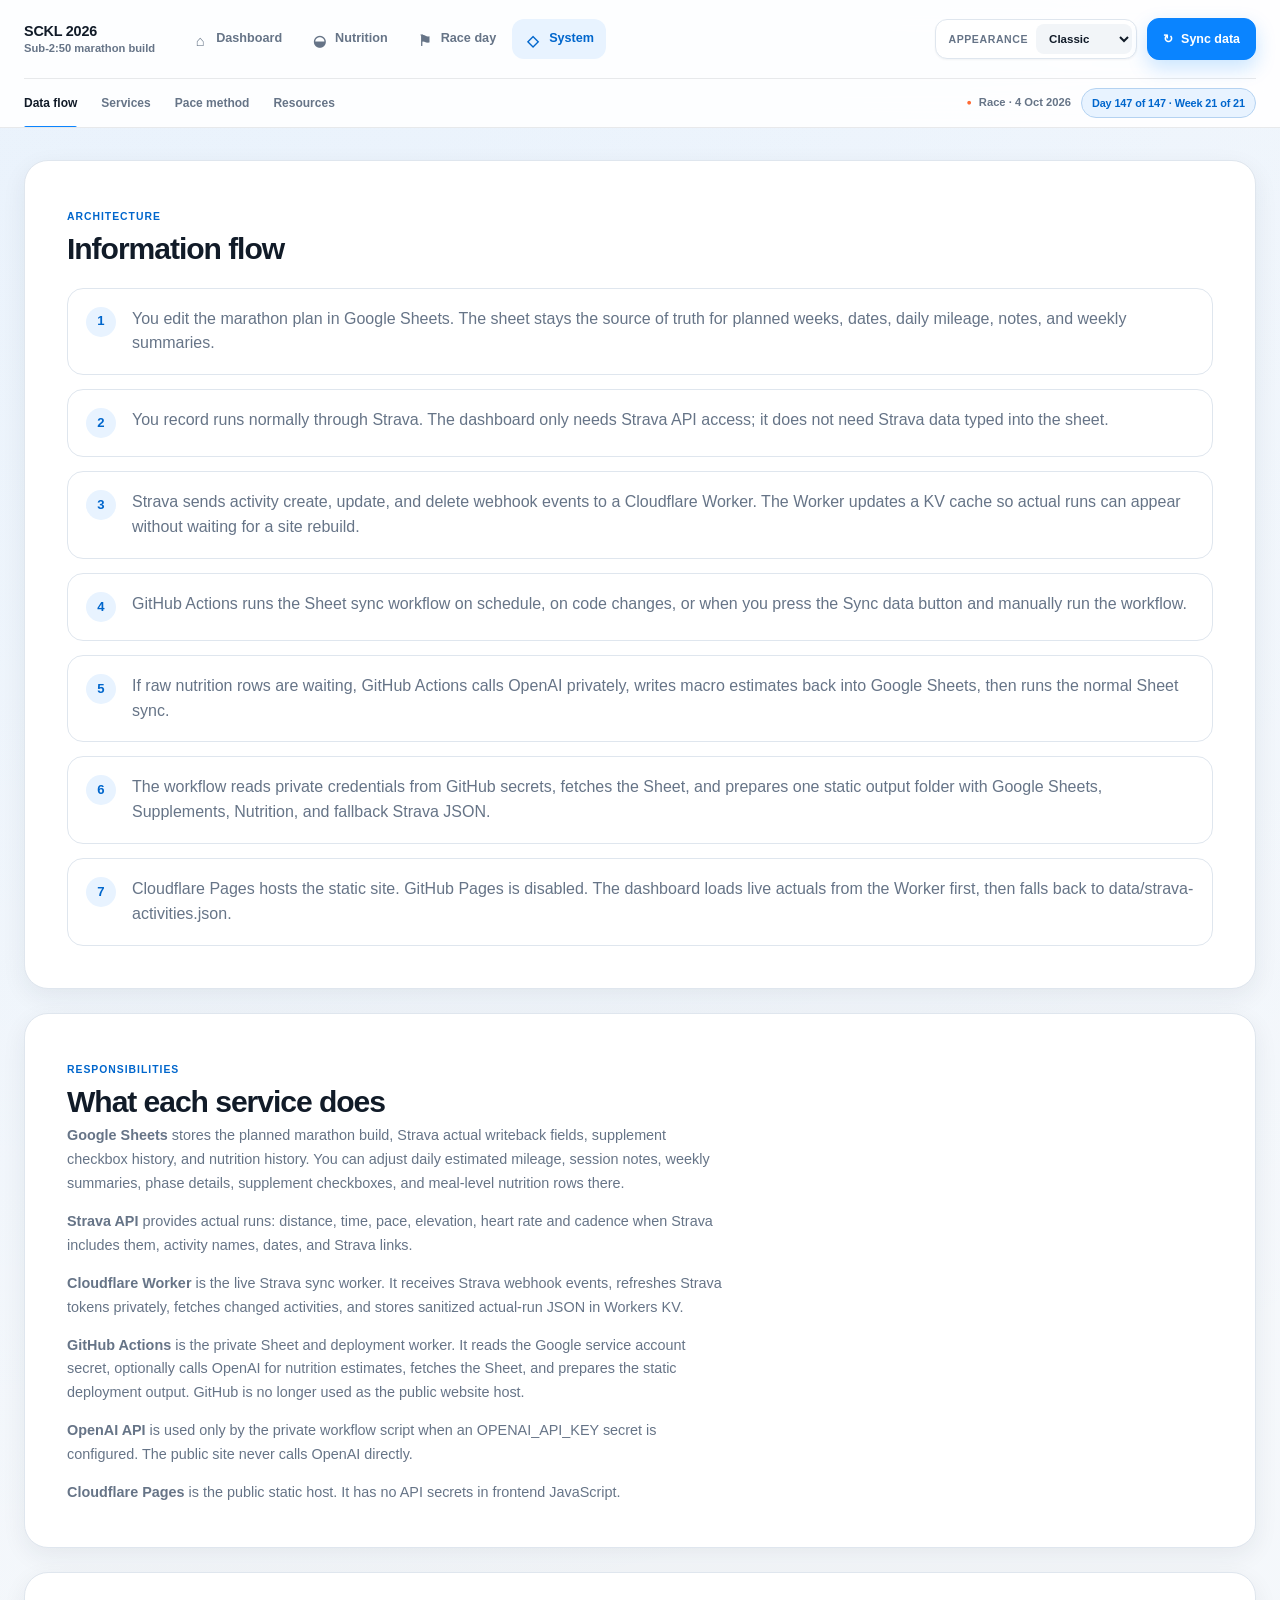
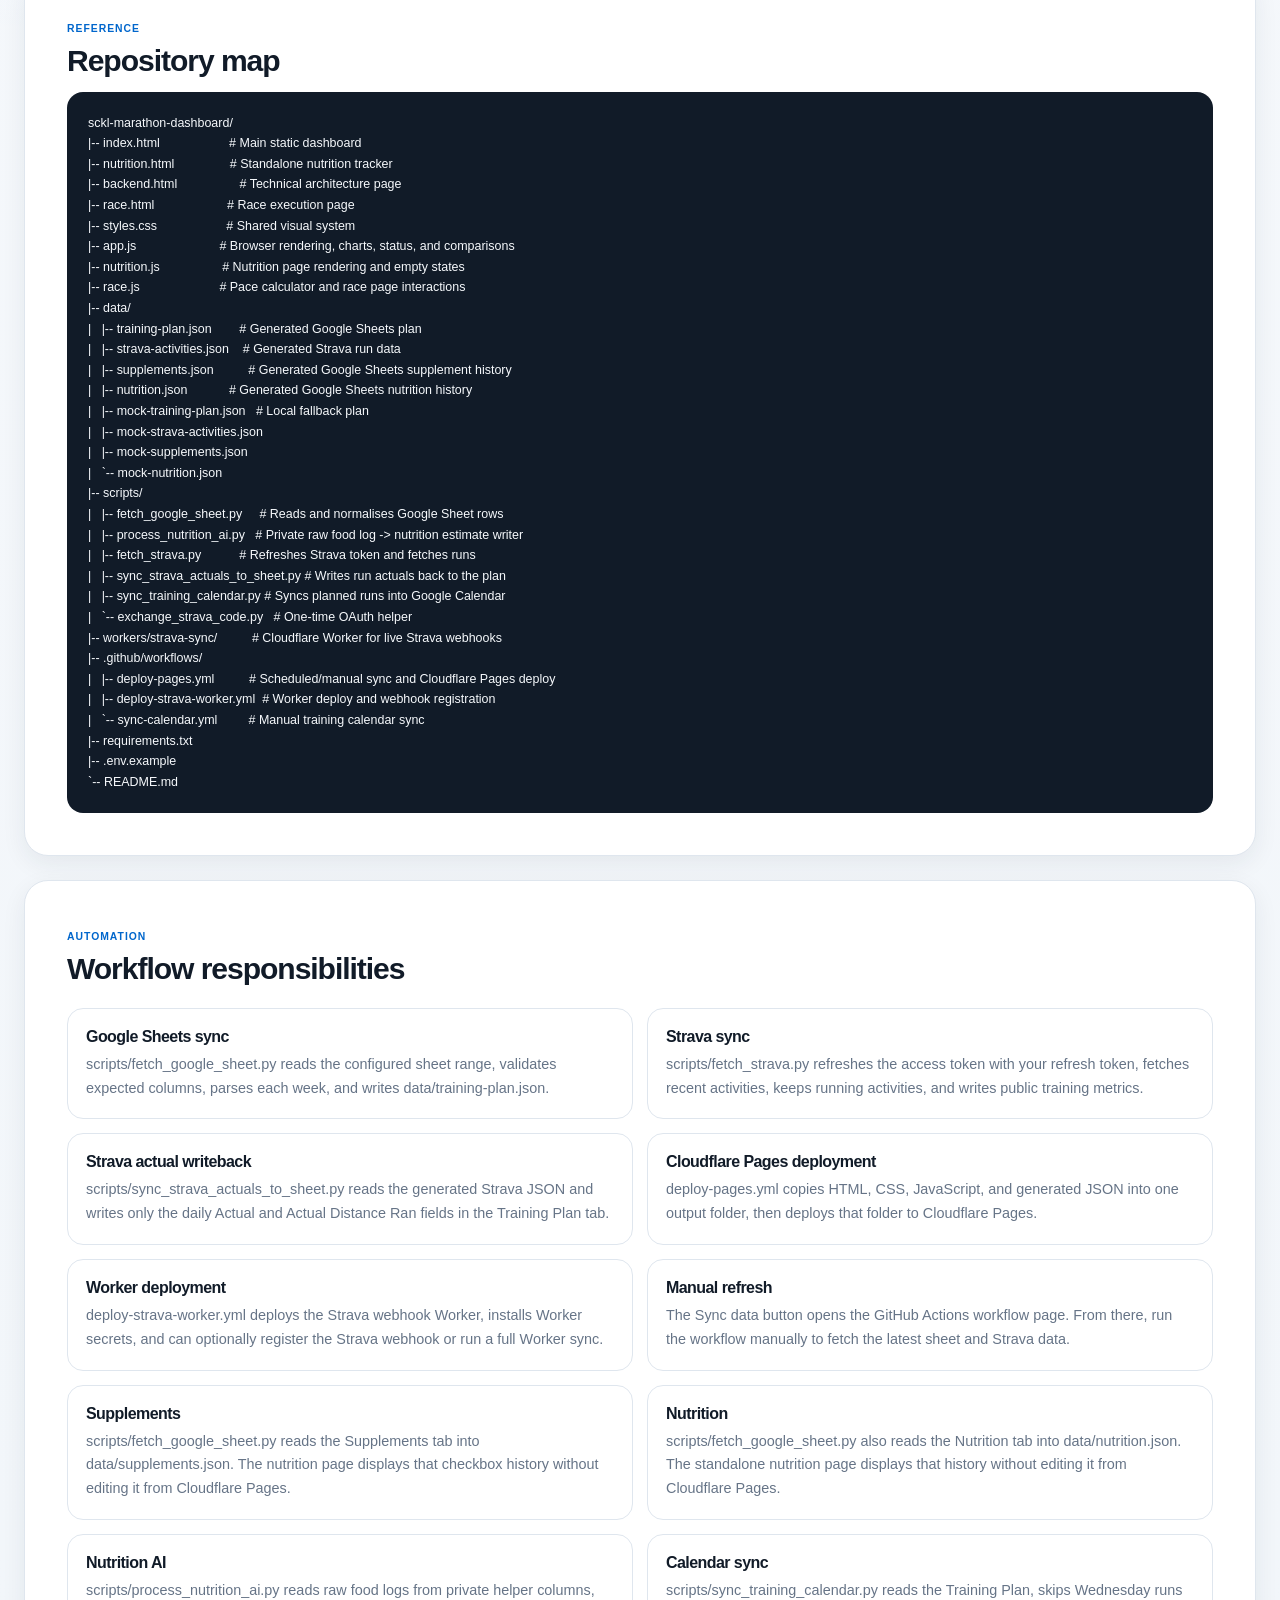
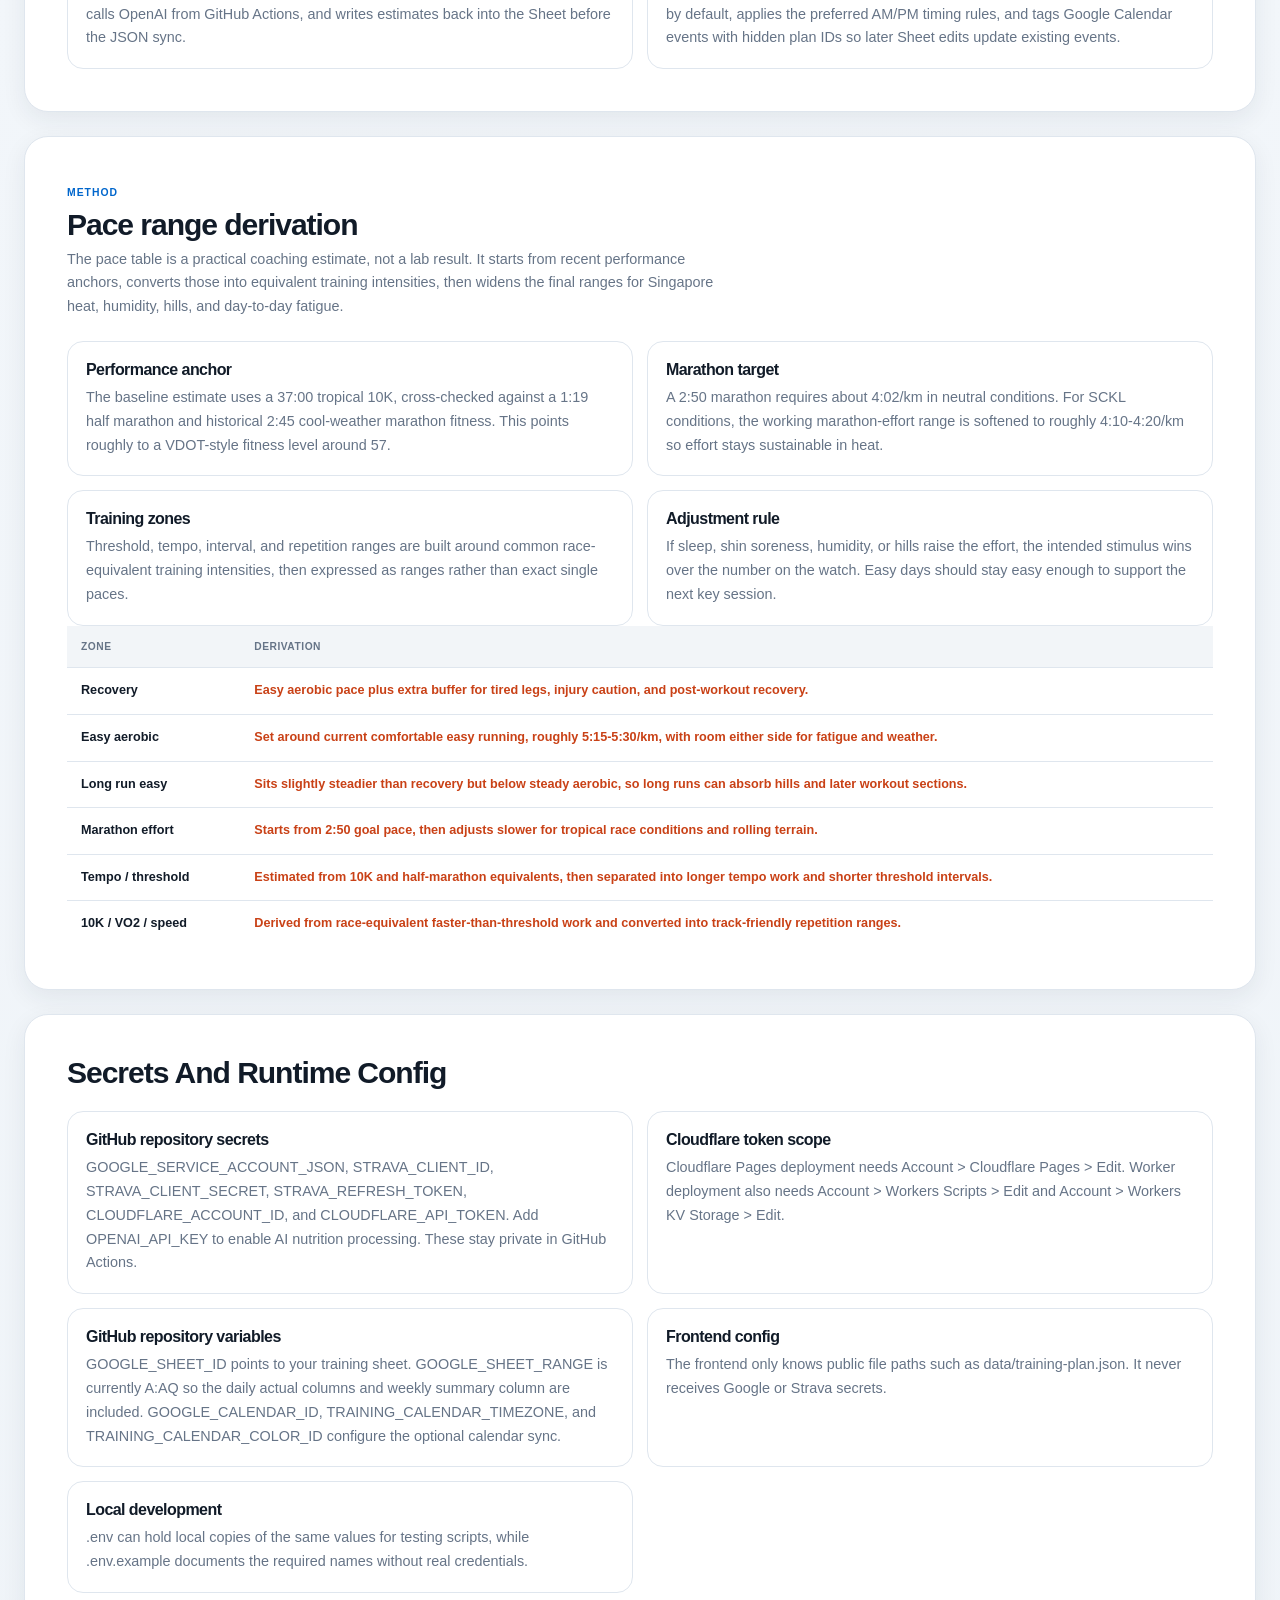
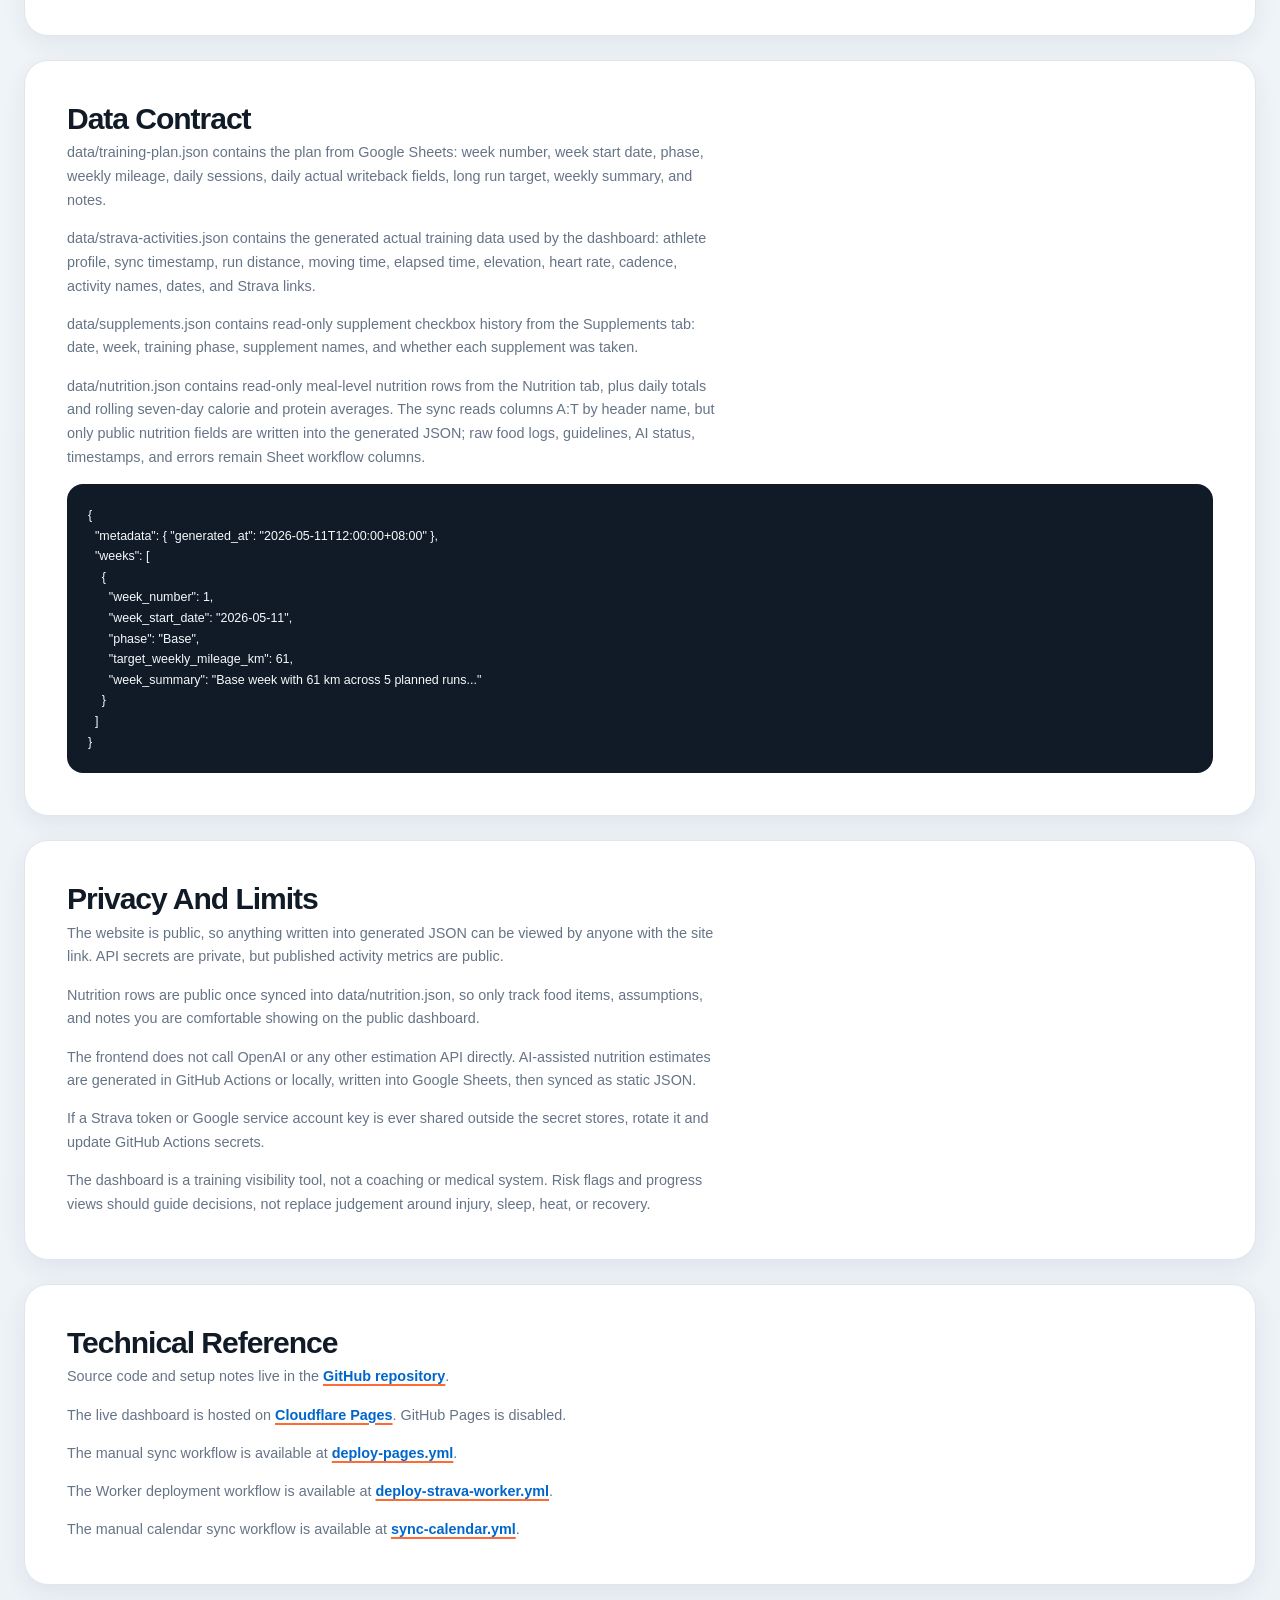
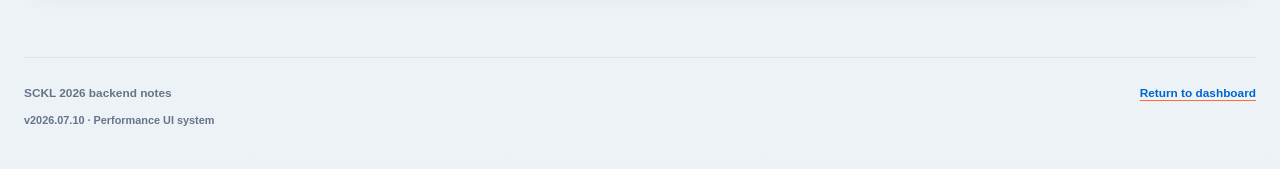
<file: backend.html>
<!doctype html>
<html lang="en">
  <head>
    <meta charset="utf-8">
    <meta name="viewport" content="width=device-width, initial-scale=1">
    <meta name="color-scheme" content="light dark">
    <meta name="theme-color" content="#f4f7fb">
    <meta name="description" content="System architecture and data-flow notes for the SCKL 2026 marathon tracker.">
    <meta property="og:type" content="website">
    <meta property="og:title" content="SCKL 2026 · System Notes">
    <meta property="og:description" content="A transparent path from training plan to performance dashboard.">
    <meta property="og:image" content="https://sckl-marathon-dashboard.pages.dev/og-performance.png">
    <meta property="og:image:width" content="1731">
    <meta property="og:image:height" content="909">
    <meta name="twitter:card" content="summary_large_image">
    <title>How the Backend Works - SCKL 2026 Sub-2:50 Build</title>
    <link rel="icon" href="data:image/svg+xml,%3Csvg xmlns='http://www.w3.org/2000/svg' viewBox='0 0 100 100'%3E%3Ctext y='0.9em' font-size='90'%3E🏃🏻%3C/text%3E%3C/svg%3E">
    <script src="theme.js?v=20260710-mobile-debug"></script>
    <link rel="stylesheet" href="styles.css?v=20260712-chart-type">
  </head>
  <body class="page-system">
    <a class="skip-link" href="#mainContent">Skip to system notes</a>
    <nav class="top-nav" data-navigation aria-label="Marathon dashboard navigation">
      <div class="nav-shell">
        <a class="site-brand" href="index.html" aria-label="SCKL 2026 dashboard home"><span class="brand-copy"><strong>SCKL 2026</strong><small>Sub-2:50 marathon build</small></span></a>
        <button class="nav-menu-button" type="button" data-nav-toggle aria-expanded="false" aria-controls="siteMenu"><span>Menu</span><i aria-hidden="true"></i></button>
        <div id="siteMenu" class="nav-menu" data-nav-menu>
          <div class="page-tabs" aria-label="Tracker pages">
            <a href="index.html"><span aria-hidden="true">⌂</span>Dashboard</a><a href="nutrition.html"><span aria-hidden="true">◒</span>Nutrition</a><a href="race.html"><span aria-hidden="true">⚑</span>Race day</a><a class="active" href="backend.html" aria-current="page"><span aria-hidden="true">◇</span>System</a>
          </div>
          <div class="nav-actions">
            <label class="theme-picker" for="themeSelect"><span>Appearance</span><select id="themeSelect" data-theme-select aria-label="Select site theme"><option value="light">Classic</option><option value="dark">Night</option><option value="editor">Focus</option><option value="cyberpunk">Neon</option><option value="glass">Glass</option></select></label>
            <a class="action-button primary nav-sync" data-feedback-message="Opening data sync in GitHub Actions" href="https://github.com/breadlover97/sckl-marathon-dashboard/actions/workflows/deploy-pages.yml" target="_blank" rel="noopener noreferrer"><span aria-hidden="true">↻</span>Sync data</a>
          </div>
        </div>
      </div>
      <div class="section-nav-shell"><div class="nav-tabs" aria-label="System navigation"><a href="#information-flow">Data flow</a><a href="#services">Services</a><a href="#pace-derivation">Pace method</a><a href="#resources">Resources</a></div><div class="race-nav-meta"><span class="race-date-short"><span aria-hidden="true">●</span> Race · 4 Oct 2026</span><span id="raceCountdown" class="site-countdown" role="status">Day 61 of 147 · Week 9 of 21</span></div></div>
    </nav>
    <div class="nav-scrim" data-nav-scrim hidden></div>
    <div class="toast-region" data-toast-region aria-live="polite" aria-atomic="true"></div>

    <main id="mainContent">
      <section id="information-flow" class="info-section anchor-section">
        <span class="section-kicker">Architecture</span>
        <h2>Information flow</h2>
        <div class="flow-list">
          <div class="flow-step"><strong>1</strong><span>You edit the marathon plan in Google Sheets. The sheet stays the source of truth for planned weeks, dates, daily mileage, notes, and weekly summaries.</span></div>
          <div class="flow-step"><strong>2</strong><span>You record runs normally through Strava. The dashboard only needs Strava API access; it does not need Strava data typed into the sheet.</span></div>
          <div class="flow-step"><strong>3</strong><span>Strava sends activity create, update, and delete webhook events to a Cloudflare Worker. The Worker updates a KV cache so actual runs can appear without waiting for a site rebuild.</span></div>
          <div class="flow-step"><strong>4</strong><span>GitHub Actions runs the Sheet sync workflow on schedule, on code changes, or when you press the Sync data button and manually run the workflow.</span></div>
          <div class="flow-step"><strong>5</strong><span>If raw nutrition rows are waiting, GitHub Actions calls OpenAI privately, writes macro estimates back into Google Sheets, then runs the normal Sheet sync.</span></div>
          <div class="flow-step"><strong>6</strong><span>The workflow reads private credentials from GitHub secrets, fetches the Sheet, and prepares one static output folder with Google Sheets, Supplements, Nutrition, and fallback Strava JSON.</span></div>
          <div class="flow-step"><strong>7</strong><span>Cloudflare Pages hosts the static site. GitHub Pages is disabled. The dashboard loads live actuals from the Worker first, then falls back to <code>data/strava-activities.json</code>.</span></div>
        </div>
      </section>

      <section id="services" class="info-section anchor-section">
        <span class="section-kicker">Responsibilities</span>
        <h2>What each service does</h2>
        <p><strong>Google Sheets</strong> stores the planned marathon build, Strava actual writeback fields, supplement checkbox history, and nutrition history. You can adjust daily estimated mileage, session notes, weekly summaries, phase details, supplement checkboxes, and meal-level nutrition rows there.</p>
        <p><strong>Strava API</strong> provides actual runs: distance, time, pace, elevation, heart rate and cadence when Strava includes them, activity names, dates, and Strava links.</p>
        <p><strong>Cloudflare Worker</strong> is the live Strava sync worker. It receives Strava webhook events, refreshes Strava tokens privately, fetches changed activities, and stores sanitized actual-run JSON in Workers KV.</p>
        <p><strong>GitHub Actions</strong> is the private Sheet and deployment worker. It reads the Google service account secret, optionally calls OpenAI for nutrition estimates, fetches the Sheet, and prepares the static deployment output. GitHub is no longer used as the public website host.</p>
        <p><strong>OpenAI API</strong> is used only by the private workflow script when an <code>OPENAI_API_KEY</code> secret is configured. The public site never calls OpenAI directly.</p>
        <p><strong>Cloudflare Pages</strong> is the public static host. It has no API secrets in frontend JavaScript.</p>
      </section>

      <section class="info-section">
        <span class="section-kicker">Reference</span>
        <h2>Repository map</h2>
        <pre class="code-block"><code>sckl-marathon-dashboard/
|-- index.html                    # Main static dashboard
|-- nutrition.html                # Standalone nutrition tracker
|-- backend.html                  # Technical architecture page
|-- race.html                     # Race execution page
|-- styles.css                    # Shared visual system
|-- app.js                        # Browser rendering, charts, status, and comparisons
|-- nutrition.js                  # Nutrition page rendering and empty states
|-- race.js                       # Pace calculator and race page interactions
|-- data/
|   |-- training-plan.json        # Generated Google Sheets plan
|   |-- strava-activities.json    # Generated Strava run data
|   |-- supplements.json          # Generated Google Sheets supplement history
|   |-- nutrition.json            # Generated Google Sheets nutrition history
|   |-- mock-training-plan.json   # Local fallback plan
|   |-- mock-strava-activities.json
|   |-- mock-supplements.json
|   `-- mock-nutrition.json
|-- scripts/
|   |-- fetch_google_sheet.py     # Reads and normalises Google Sheet rows
|   |-- process_nutrition_ai.py   # Private raw food log -> nutrition estimate writer
|   |-- fetch_strava.py           # Refreshes Strava token and fetches runs
|   |-- sync_strava_actuals_to_sheet.py # Writes run actuals back to the plan
|   |-- sync_training_calendar.py # Syncs planned runs into Google Calendar
|   `-- exchange_strava_code.py   # One-time OAuth helper
|-- workers/strava-sync/          # Cloudflare Worker for live Strava webhooks
|-- .github/workflows/
|   |-- deploy-pages.yml          # Scheduled/manual sync and Cloudflare Pages deploy
|   |-- deploy-strava-worker.yml  # Worker deploy and webhook registration
|   `-- sync-calendar.yml         # Manual training calendar sync
|-- requirements.txt
|-- .env.example
`-- README.md</code></pre>
      </section>

      <section class="info-section">
        <span class="section-kicker">Automation</span>
        <h2>Workflow responsibilities</h2>
        <div class="tech-grid">
          <article>
            <h3>Google Sheets sync</h3>
            <p><code>scripts/fetch_google_sheet.py</code> reads the configured sheet range, validates expected columns, parses each week, and writes <code>data/training-plan.json</code>.</p>
          </article>
          <article>
            <h3>Strava sync</h3>
            <p><code>scripts/fetch_strava.py</code> refreshes the access token with your refresh token, fetches recent activities, keeps running activities, and writes public training metrics.</p>
          </article>
          <article>
            <h3>Strava actual writeback</h3>
            <p><code>scripts/sync_strava_actuals_to_sheet.py</code> reads the generated Strava JSON and writes only the daily <code>Actual</code> and <code>Actual Distance Ran</code> fields in the Training Plan tab.</p>
          </article>
          <article>
            <h3>Cloudflare Pages deployment</h3>
            <p><code>deploy-pages.yml</code> copies HTML, CSS, JavaScript, and generated JSON into one output folder, then deploys that folder to Cloudflare Pages.</p>
          </article>
          <article>
            <h3>Worker deployment</h3>
            <p><code>deploy-strava-worker.yml</code> deploys the Strava webhook Worker, installs Worker secrets, and can optionally register the Strava webhook or run a full Worker sync.</p>
          </article>
          <article>
            <h3>Manual refresh</h3>
            <p>The Sync data button opens the GitHub Actions workflow page. From there, run the workflow manually to fetch the latest sheet and Strava data.</p>
          </article>
          <article>
            <h3>Supplements</h3>
            <p><code>scripts/fetch_google_sheet.py</code> reads the <code>Supplements</code> tab into <code>data/supplements.json</code>. The nutrition page displays that checkbox history without editing it from Cloudflare Pages.</p>
          </article>
          <article>
            <h3>Nutrition</h3>
            <p><code>scripts/fetch_google_sheet.py</code> also reads the <code>Nutrition</code> tab into <code>data/nutrition.json</code>. The standalone nutrition page displays that history without editing it from Cloudflare Pages.</p>
          </article>
          <article>
            <h3>Nutrition AI</h3>
            <p><code>scripts/process_nutrition_ai.py</code> reads raw food logs from private helper columns, calls OpenAI from GitHub Actions, and writes estimates back into the Sheet before the JSON sync.</p>
          </article>
          <article>
            <h3>Calendar sync</h3>
            <p><code>scripts/sync_training_calendar.py</code> reads the Training Plan, skips Wednesday runs by default, applies the preferred AM/PM timing rules, and tags Google Calendar events with hidden plan IDs so later Sheet edits update existing events.</p>
          </article>
        </div>
      </section>

      <section id="pace-derivation" class="info-section anchor-section">
        <span class="section-kicker">Method</span>
        <h2>Pace range derivation</h2>
        <p>The pace table is a practical coaching estimate, not a lab result. It starts from recent performance anchors, converts those into equivalent training intensities, then widens the final ranges for Singapore heat, humidity, hills, and day-to-day fatigue.</p>
        <div class="tech-grid">
          <article>
            <h3>Performance anchor</h3>
            <p>The baseline estimate uses a 37:00 tropical 10K, cross-checked against a 1:19 half marathon and historical 2:45 cool-weather marathon fitness. This points roughly to a VDOT-style fitness level around 57.</p>
          </article>
          <article>
            <h3>Marathon target</h3>
            <p>A 2:50 marathon requires about 4:02/km in neutral conditions. For SCKL conditions, the working marathon-effort range is softened to roughly 4:10-4:20/km so effort stays sustainable in heat.</p>
          </article>
          <article>
            <h3>Training zones</h3>
            <p>Threshold, tempo, interval, and repetition ranges are built around common race-equivalent training intensities, then expressed as ranges rather than exact single paces.</p>
          </article>
          <article>
            <h3>Adjustment rule</h3>
            <p>If sleep, shin soreness, humidity, or hills raise the effort, the intended stimulus wins over the number on the watch. Easy days should stay easy enough to support the next key session.</p>
          </article>
        </div>
        <div class="activity-table-scroll pace-table-scroll">
          <table class="activity-table pace-table">
            <thead>
              <tr>
                <th>Zone</th>
                <th>Derivation</th>
              </tr>
            </thead>
            <tbody>
              <tr><td><strong>Recovery</strong></td><td>Easy aerobic pace plus extra buffer for tired legs, injury caution, and post-workout recovery.</td></tr>
              <tr><td><strong>Easy aerobic</strong></td><td>Set around current comfortable easy running, roughly 5:15-5:30/km, with room either side for fatigue and weather.</td></tr>
              <tr><td><strong>Long run easy</strong></td><td>Sits slightly steadier than recovery but below steady aerobic, so long runs can absorb hills and later workout sections.</td></tr>
              <tr><td><strong>Marathon effort</strong></td><td>Starts from 2:50 goal pace, then adjusts slower for tropical race conditions and rolling terrain.</td></tr>
              <tr><td><strong>Tempo / threshold</strong></td><td>Estimated from 10K and half-marathon equivalents, then separated into longer tempo work and shorter threshold intervals.</td></tr>
              <tr><td><strong>10K / VO2 / speed</strong></td><td>Derived from race-equivalent faster-than-threshold work and converted into track-friendly repetition ranges.</td></tr>
            </tbody>
          </table>
        </div>
      </section>

      <section id="resources" class="info-section anchor-section">
        <h2>Secrets And Runtime Config</h2>
        <div class="tech-grid">
          <article>
            <h3>GitHub repository secrets</h3>
            <p><code>GOOGLE_SERVICE_ACCOUNT_JSON</code>, <code>STRAVA_CLIENT_ID</code>, <code>STRAVA_CLIENT_SECRET</code>, <code>STRAVA_REFRESH_TOKEN</code>, <code>CLOUDFLARE_ACCOUNT_ID</code>, and <code>CLOUDFLARE_API_TOKEN</code>. Add <code>OPENAI_API_KEY</code> to enable AI nutrition processing. These stay private in GitHub Actions.</p>
          </article>
          <article>
            <h3>Cloudflare token scope</h3>
            <p>Cloudflare Pages deployment needs <code>Account &gt; Cloudflare Pages &gt; Edit</code>. Worker deployment also needs <code>Account &gt; Workers Scripts &gt; Edit</code> and <code>Account &gt; Workers KV Storage &gt; Edit</code>.</p>
          </article>
          <article>
            <h3>GitHub repository variables</h3>
            <p><code>GOOGLE_SHEET_ID</code> points to your training sheet. <code>GOOGLE_SHEET_RANGE</code> is currently <code>A:AQ</code> so the daily actual columns and weekly summary column are included. <code>GOOGLE_CALENDAR_ID</code>, <code>TRAINING_CALENDAR_TIMEZONE</code>, and <code>TRAINING_CALENDAR_COLOR_ID</code> configure the optional calendar sync.</p>
          </article>
          <article>
            <h3>Frontend config</h3>
            <p>The frontend only knows public file paths such as <code>data/training-plan.json</code>. It never receives Google or Strava secrets.</p>
          </article>
          <article>
            <h3>Local development</h3>
            <p><code>.env</code> can hold local copies of the same values for testing scripts, while <code>.env.example</code> documents the required names without real credentials.</p>
          </article>
        </div>
      </section>

      <section class="info-section">
        <h2>Data Contract</h2>
        <p><code>data/training-plan.json</code> contains the plan from Google Sheets: week number, week start date, phase, weekly mileage, daily sessions, daily actual writeback fields, long run target, weekly summary, and notes.</p>
        <p><code>data/strava-activities.json</code> contains the generated actual training data used by the dashboard: athlete profile, sync timestamp, run distance, moving time, elapsed time, elevation, heart rate, cadence, activity names, dates, and Strava links.</p>
        <p><code>data/supplements.json</code> contains read-only supplement checkbox history from the <code>Supplements</code> tab: date, week, training phase, supplement names, and whether each supplement was taken.</p>
        <p><code>data/nutrition.json</code> contains read-only meal-level nutrition rows from the <code>Nutrition</code> tab, plus daily totals and rolling seven-day calorie and protein averages. The sync reads columns A:T by header name, but only public nutrition fields are written into the generated JSON; raw food logs, guidelines, AI status, timestamps, and errors remain Sheet workflow columns.</p>
        <pre class="code-block"><code>{
  "metadata": { "generated_at": "2026-05-11T12:00:00+08:00" },
  "weeks": [
    {
      "week_number": 1,
      "week_start_date": "2026-05-11",
      "phase": "Base",
      "target_weekly_mileage_km": 61,
      "week_summary": "Base week with 61 km across 5 planned runs..."
    }
  ]
}</code></pre>
      </section>

      <section class="info-section">
        <h2>Privacy And Limits</h2>
        <p>The website is public, so anything written into generated JSON can be viewed by anyone with the site link. API secrets are private, but published activity metrics are public.</p>
        <p>Nutrition rows are public once synced into <code>data/nutrition.json</code>, so only track food items, assumptions, and notes you are comfortable showing on the public dashboard.</p>
        <p>The frontend does not call OpenAI or any other estimation API directly. AI-assisted nutrition estimates are generated in GitHub Actions or locally, written into Google Sheets, then synced as static JSON.</p>
        <p>If a Strava token or Google service account key is ever shared outside the secret stores, rotate it and update GitHub Actions secrets.</p>
        <p>The dashboard is a training visibility tool, not a coaching or medical system. Risk flags and progress views should guide decisions, not replace judgement around injury, sleep, heat, or recovery.</p>
      </section>

      <section class="info-section">
        <h2>Technical Reference</h2>
        <p>Source code and setup notes live in the <a href="https://github.com/breadlover97/sckl-marathon-dashboard" target="_blank" rel="noopener noreferrer">GitHub repository</a>.</p>
        <p>The live dashboard is hosted on <a href="https://sckl-marathon-dashboard.pages.dev/" target="_blank" rel="noopener noreferrer">Cloudflare Pages</a>. GitHub Pages is disabled.</p>
        <p>The manual sync workflow is available at <a href="https://github.com/breadlover97/sckl-marathon-dashboard/actions/workflows/deploy-pages.yml" target="_blank" rel="noopener noreferrer">deploy-pages.yml</a>.</p>
        <p>The Worker deployment workflow is available at <a href="https://github.com/breadlover97/sckl-marathon-dashboard/actions/workflows/deploy-strava-worker.yml" target="_blank" rel="noopener noreferrer">deploy-strava-worker.yml</a>.</p>
        <p>The manual calendar sync workflow is available at <a href="https://github.com/breadlover97/sckl-marathon-dashboard/actions/workflows/sync-calendar.yml" target="_blank" rel="noopener noreferrer">sync-calendar.yml</a>.</p>
      </section>
    </main>

    <footer class="site-footer">
      <span>SCKL 2026 backend notes</span>
      <span><a href="index.html">Return to dashboard</a></span>
      <span class="site-version">v2026.07.10 · Performance UI system</span>
    </footer>
  </body>
</html>
</file>
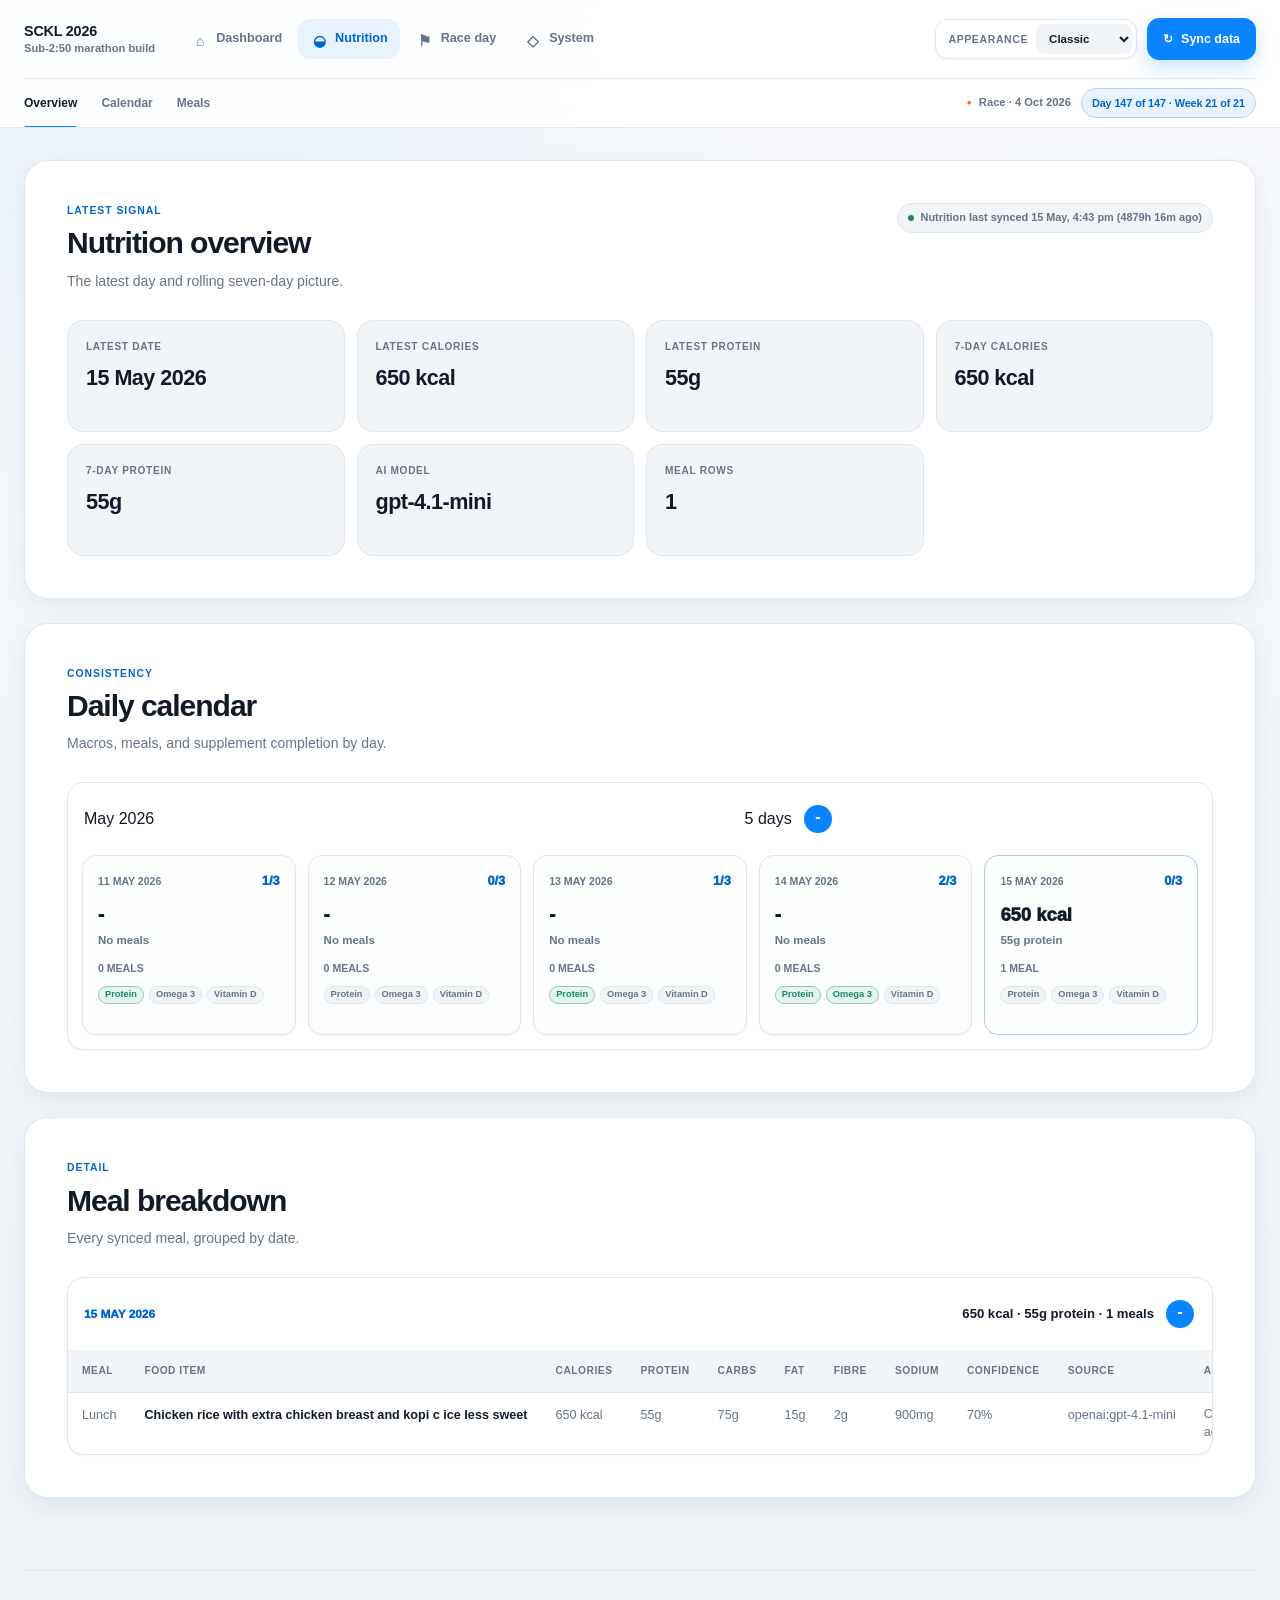
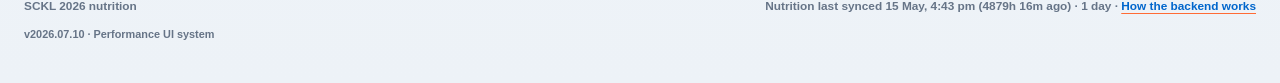
<file: nutrition.html>
<!doctype html>
<html lang="en">
  <head>
    <meta charset="utf-8">
    <meta name="viewport" content="width=device-width, initial-scale=1">
    <meta name="color-scheme" content="light dark">
    <meta name="theme-color" content="#f4f7fb">
    <meta name="description" content="Nutrition, macro, and supplement tracking for the SCKL 2026 marathon build.">
    <meta property="og:type" content="website">
    <meta property="og:title" content="SCKL 2026 · Nutrition &amp; Recovery">
    <meta property="og:description" content="Fuel the work behind a sub-2:50 marathon build.">
    <meta property="og:image" content="https://sckl-marathon-dashboard.pages.dev/og-performance.png">
    <meta property="og:image:width" content="1731">
    <meta property="og:image:height" content="909">
    <meta name="twitter:card" content="summary_large_image">
    <title>Nutrition - SCKL 2026 Sub-2:50 Build</title>
    <link rel="icon" href="data:image/svg+xml,%3Csvg xmlns='http://www.w3.org/2000/svg' viewBox='0 0 100 100'%3E%3Ctext y='0.9em' font-size='90'%3E🏃🏻%3C/text%3E%3C/svg%3E">
    <script src="theme.js?v=20260710-mobile-debug"></script>
    <link rel="stylesheet" href="styles.css?v=20260712-chart-type">
  </head>
  <body class="page-nutrition">
    <a class="skip-link" href="#mainContent">Skip to nutrition dashboard</a>
    <nav class="top-nav" data-navigation aria-label="Nutrition navigation">
      <div class="nav-shell">
        <a class="site-brand" href="index.html" aria-label="SCKL 2026 dashboard home">
          <span class="brand-copy"><strong>SCKL 2026</strong><small>Sub-2:50 marathon build</small></span>
        </a>
        <button class="nav-menu-button" type="button" data-nav-toggle aria-expanded="false" aria-controls="siteMenu"><span>Menu</span><i aria-hidden="true"></i></button>
        <div id="siteMenu" class="nav-menu" data-nav-menu>
          <div class="page-tabs" aria-label="Tracker pages">
            <a href="index.html"><span aria-hidden="true">⌂</span>Dashboard</a>
            <a class="active" href="nutrition.html" aria-current="page"><span aria-hidden="true">◒</span>Nutrition</a>
            <a href="race.html"><span aria-hidden="true">⚑</span>Race day</a>
            <a href="backend.html"><span aria-hidden="true">◇</span>System</a>
          </div>
          <div class="nav-actions">
            <label class="theme-picker" for="themeSelect">
              <span>Appearance</span>
              <select id="themeSelect" data-theme-select aria-label="Select site theme">
                <option value="light">Classic</option><option value="dark">Night</option><option value="editor">Focus</option><option value="cyberpunk">Neon</option><option value="glass">Glass</option>
              </select>
            </label>
            <a class="action-button primary nav-sync" data-feedback-message="Opening data sync in GitHub Actions" href="https://github.com/breadlover97/sckl-marathon-dashboard/actions/workflows/deploy-pages.yml" target="_blank" rel="noopener noreferrer"><span aria-hidden="true">↻</span>Sync data</a>
          </div>
        </div>
      </div>
      <div class="section-nav-shell">
        <div class="nav-tabs" aria-label="Nutrition sections"><a href="#overview">Overview</a><a href="#calendar">Calendar</a><a href="#meals">Meals</a></div>
        <div class="race-nav-meta">
          <span class="race-date-short"><span aria-hidden="true">●</span> Race · 4 Oct 2026</span>
          <span id="raceCountdown" class="site-countdown" role="status">Day 61 of 147 · Week 9 of 21</span>
        </div>
      </div>
    </nav>
    <div class="nav-scrim" data-nav-scrim hidden></div>
    <div class="toast-region" data-toast-region aria-live="polite" aria-atomic="true"></div>

    <main id="mainContent">
      <section id="overview" class="panel anchor-section nutrition-overview">
        <div class="section-heading">
          <div>
            <span class="section-kicker">Latest signal</span>
            <h2>Nutrition overview</h2>
            <p>The latest day and rolling seven-day picture.</p>
          </div>
          <span id="nutritionStatus" class="status-pill is-loading" role="status">Nutrition sync loading</span>
        </div>
        <div id="nutritionSummary" class="race-card-grid"></div>
      </section>

      <section id="calendar" class="panel anchor-section">
        <div class="section-heading compact-heading">
          <div>
            <span class="section-kicker">Consistency</span>
            <h2>Daily calendar</h2>
            <p>Macros, meals, and supplement completion by day.</p>
          </div>
        </div>
        <div id="nutritionCalendar" class="nutrition-section-body"></div>
      </section>

      <section id="meals" class="panel anchor-section">
        <div class="section-heading compact-heading">
          <div>
            <span class="section-kicker">Detail</span>
            <h2>Meal breakdown</h2>
            <p>Every synced meal, grouped by date.</p>
          </div>
        </div>
        <div id="nutritionMeals" class="nutrition-section-body"></div>
      </section>
    </main>

    <footer class="site-footer">
      <span>SCKL 2026 nutrition</span>
      <span><span id="nutritionSyncStatus">Loading nutrition...</span> · <a href="backend.html">How the backend works</a></span>
      <span class="site-version">v2026.07.10 · Performance UI system</span>
    </footer>

    <button id="returnTop" class="return-top" type="button" aria-label="Return to top">↑</button>
    <script src="nutrition.js?v=20260710-performance-ui"></script>
  </body>
</html>
</file>
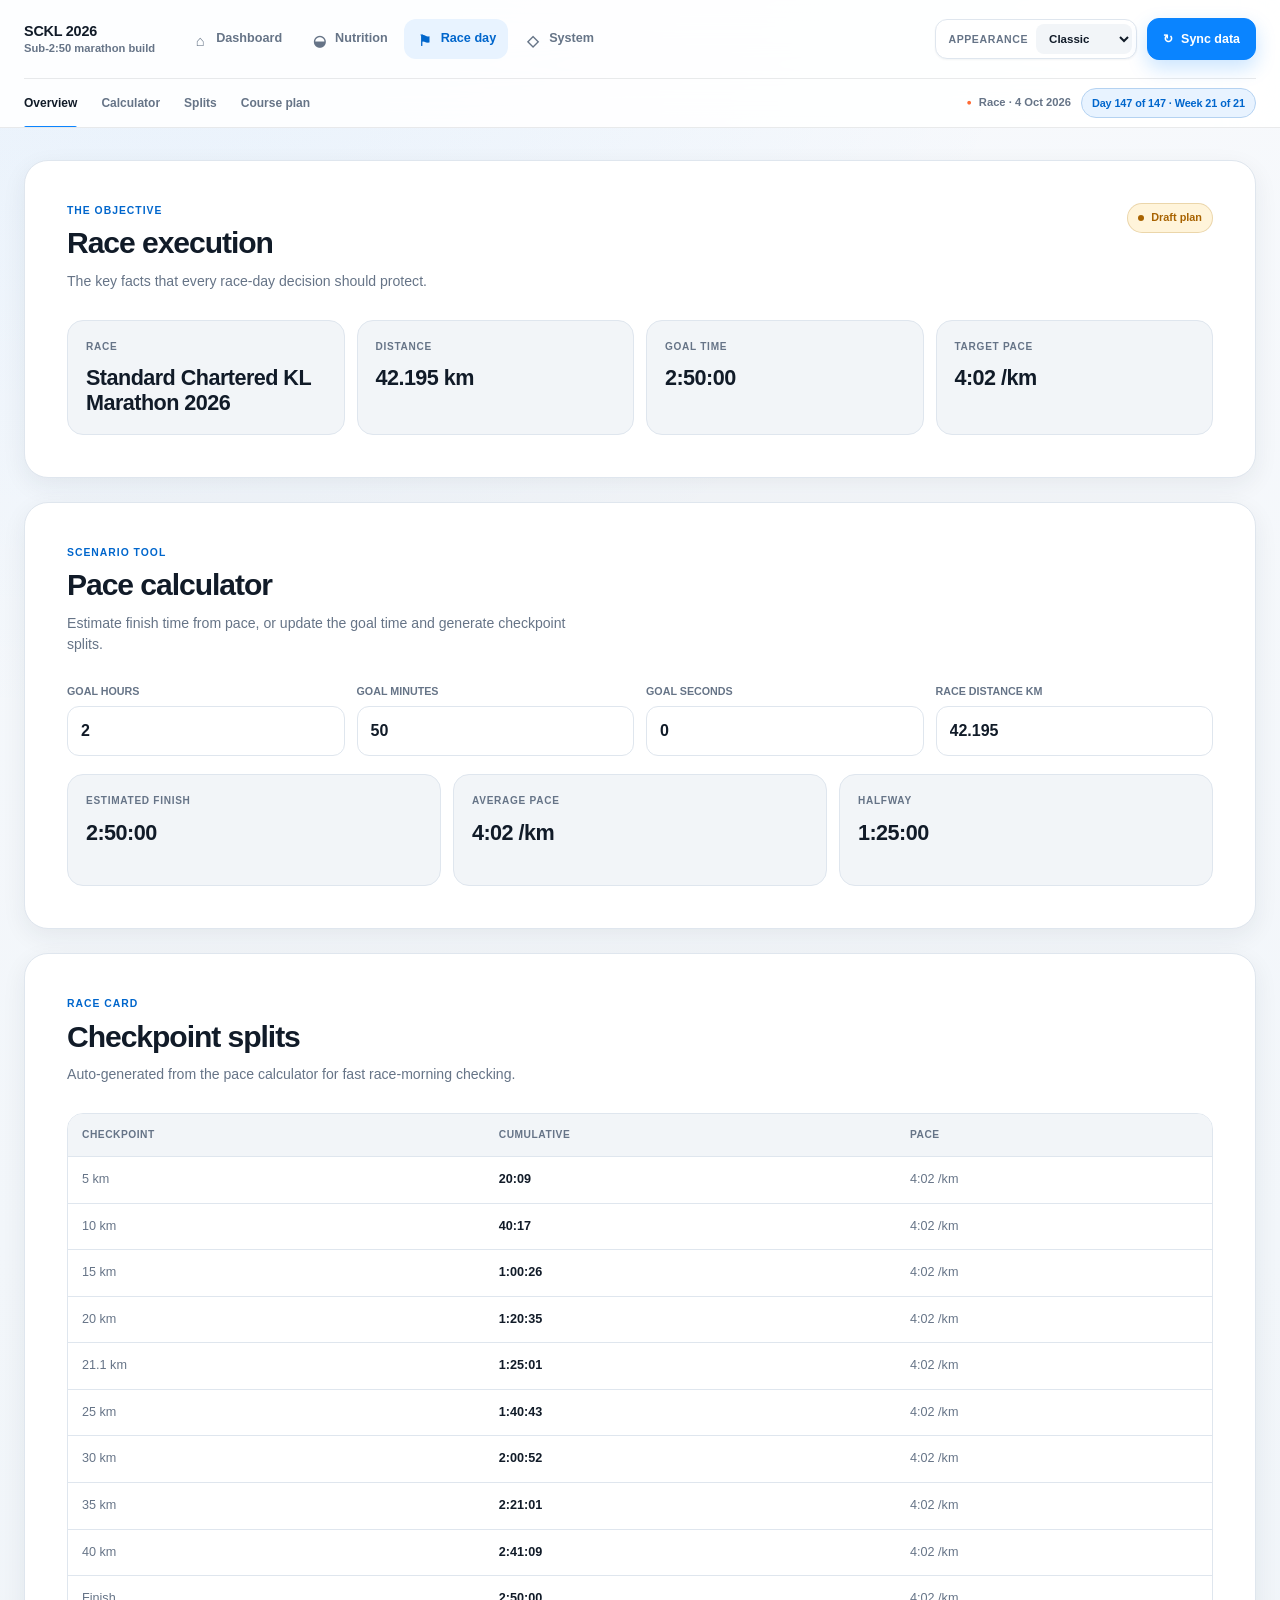
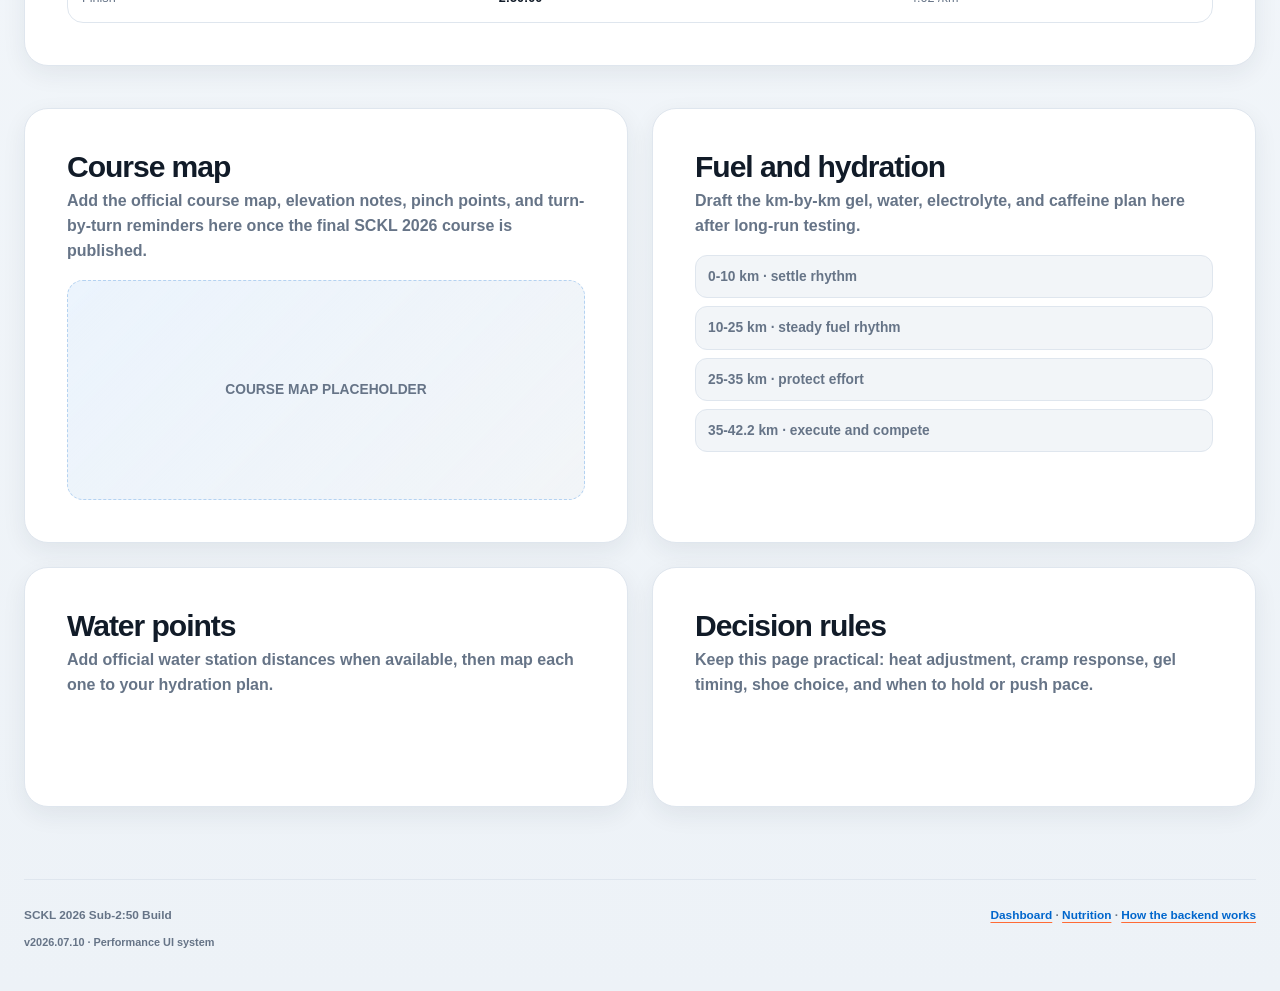
<file: race.html>
<!doctype html>
<html lang="en">
  <head>
    <meta charset="utf-8">
    <meta name="viewport" content="width=device-width, initial-scale=1">
    <meta name="color-scheme" content="light dark">
    <meta name="theme-color" content="#f4f7fb">
    <meta name="description" content="Race-day pacing, split, fuel, and execution planning for SCKL 2026.">
    <meta property="og:type" content="website">
    <meta property="og:title" content="SCKL 2026 · Race Control">
    <meta property="og:description" content="Pacing, splits, fuel, and decisions for the sub-2:50 goal.">
    <meta property="og:image" content="https://sckl-marathon-dashboard.pages.dev/og-performance.png">
    <meta property="og:image:width" content="1731">
    <meta property="og:image:height" content="909">
    <meta name="twitter:card" content="summary_large_image">
    <title>Race Execution - SCKL 2026 Sub-2:50 Build</title>
    <link rel="icon" href="data:image/svg+xml,%3Csvg xmlns='http://www.w3.org/2000/svg' viewBox='0 0 100 100'%3E%3Ctext y='0.9em' font-size='90'%3E🏃🏻%3C/text%3E%3C/svg%3E">
    <script src="theme.js?v=20260710-mobile-debug"></script>
    <link rel="stylesheet" href="styles.css?v=20260712-chart-type">
  </head>
  <body class="page-race">
    <a class="skip-link" href="#mainContent">Skip to race plan</a>
    <nav class="top-nav" data-navigation aria-label="Race execution navigation">
      <div class="nav-shell">
        <a class="site-brand" href="index.html" aria-label="SCKL 2026 dashboard home"><span class="brand-copy"><strong>SCKL 2026</strong><small>Sub-2:50 marathon build</small></span></a>
        <button class="nav-menu-button" type="button" data-nav-toggle aria-expanded="false" aria-controls="siteMenu"><span>Menu</span><i aria-hidden="true"></i></button>
        <div id="siteMenu" class="nav-menu" data-nav-menu>
          <div class="page-tabs" aria-label="Tracker pages">
            <a href="index.html"><span aria-hidden="true">⌂</span>Dashboard</a><a href="nutrition.html"><span aria-hidden="true">◒</span>Nutrition</a><a class="active" href="race.html" aria-current="page"><span aria-hidden="true">⚑</span>Race day</a><a href="backend.html"><span aria-hidden="true">◇</span>System</a>
          </div>
          <div class="nav-actions">
            <label class="theme-picker" for="themeSelect"><span>Appearance</span><select id="themeSelect" data-theme-select aria-label="Select site theme"><option value="light">Classic</option><option value="dark">Night</option><option value="editor">Focus</option><option value="cyberpunk">Neon</option><option value="glass">Glass</option></select></label>
            <a class="action-button primary nav-sync" data-feedback-message="Opening data sync in GitHub Actions" href="https://github.com/breadlover97/sckl-marathon-dashboard/actions/workflows/deploy-pages.yml" target="_blank" rel="noopener noreferrer"><span aria-hidden="true">↻</span>Sync data</a>
          </div>
        </div>
      </div>
      <div class="section-nav-shell"><div class="nav-tabs" aria-label="Race execution sections"><a href="#overview">Overview</a><a href="#calculator">Calculator</a><a href="#splits">Splits</a><a href="#course">Course plan</a></div><div class="race-nav-meta"><span class="race-date-short"><span aria-hidden="true">●</span> Race · 4 Oct 2026</span><span id="raceCountdown" class="site-countdown" role="status">Day 61 of 147 · Week 9 of 21</span></div></div>
    </nav>
    <div class="nav-scrim" data-nav-scrim hidden></div>
    <div class="toast-region" data-toast-region aria-live="polite" aria-atomic="true"></div>

    <main id="mainContent">
      <section id="overview" class="panel anchor-section">
        <div class="section-heading">
          <div>
            <span class="section-kicker">The objective</span>
            <h2>Race execution</h2>
            <p>The key facts that every race-day decision should protect.</p>
          </div>
          <span class="status-pill watch">Draft plan</span>
        </div>
        <div class="race-card-grid">
          <article class="week-metric"><span>Race</span><strong>Standard Chartered KL Marathon 2026</strong></article>
          <article class="week-metric"><span>Distance</span><strong>42.195 km</strong></article>
          <article class="week-metric"><span>Goal time</span><strong>2:50:00</strong></article>
          <article class="week-metric"><span>Target pace</span><strong>4:02 /km</strong></article>
        </div>
      </section>

      <section id="calculator" class="panel anchor-section">
        <div class="section-heading compact-heading">
          <div>
            <span class="section-kicker">Scenario tool</span>
            <h2>Pace calculator</h2>
            <p>Estimate finish time from pace, or update the goal time and generate checkpoint splits.</p>
          </div>
        </div>
        <form id="paceCalculator" class="calculator-grid">
          <label>
            <span>Goal hours</span>
            <input name="hours" type="number" min="0" max="9" value="2">
          </label>
          <label>
            <span>Goal minutes</span>
            <input name="minutes" type="number" min="0" max="59" value="50">
          </label>
          <label>
            <span>Goal seconds</span>
            <input name="seconds" type="number" min="0" max="59" value="0">
          </label>
          <label>
            <span>Race distance km</span>
            <input name="distance" type="number" min="1" step="0.001" value="42.195">
          </label>
        </form>
        <div id="paceResult" class="calculator-result" aria-live="polite"></div>
      </section>

      <section id="splits" class="panel anchor-section">
        <div class="section-heading compact-heading">
          <div>
            <span class="section-kicker">Race card</span>
            <h2>Checkpoint splits</h2>
            <p>Auto-generated from the pace calculator for fast race-morning checking.</p>
          </div>
        </div>
        <div id="splitTable" class="split-table-shell"></div>
      </section>

      <section id="course" class="race-grid anchor-section">
        <article class="panel">
          <h2>Course map</h2>
          <p class="race-note">Add the official course map, elevation notes, pinch points, and turn-by-turn reminders here once the final SCKL 2026 course is published.</p>
          <div class="map-placeholder">Course map placeholder</div>
        </article>
        <article class="panel">
          <h2>Fuel and hydration</h2>
          <p class="race-note">Draft the km-by-km gel, water, electrolyte, and caffeine plan here after long-run testing.</p>
          <div class="fuel-list">
            <span>0-10 km · settle rhythm</span>
            <span>10-25 km · steady fuel rhythm</span>
            <span>25-35 km · protect effort</span>
            <span>35-42.2 km · execute and compete</span>
          </div>
        </article>
        <article class="panel">
          <h2>Water points</h2>
          <p class="race-note">Add official water station distances when available, then map each one to your hydration plan.</p>
        </article>
        <article class="panel">
          <h2>Decision rules</h2>
          <p class="race-note">Keep this page practical: heat adjustment, cramp response, gel timing, shoe choice, and when to hold or push pace.</p>
        </article>
      </section>
    </main>

    <footer class="site-footer">
      <span>SCKL 2026 Sub-2:50 Build</span>
      <span><a href="index.html">Dashboard</a> · <a href="nutrition.html">Nutrition</a> · <a href="backend.html">How the backend works</a></span>
      <span class="site-version">v2026.07.10 · Performance UI system</span>
    </footer>

    <button id="returnTop" class="return-top" type="button" aria-label="Return to top">↑</button>
    <script src="race.js?v=20260710-performance-ui"></script>
  </body>
</html>
</file>
<file: styles.css>
:root {
  --bg: #ffffff;
  --body-start: #ffffff;
  --body-mid: #ffffff;
  --body-end: #faf9f7;
  --panel: #ffffff;
  --card: #ffffff;
  --ink: #050505;
  --muted: #666666;
  --soft: #f6f6f4;
  --line: #e8e5df;
  --subtle-line: rgba(5, 5, 5, 0.08);
  --nav-line: rgba(232, 229, 223, 0.86);
  --nav-bg: rgba(255, 255, 255, 0.92);
  --inverse: #ffffff;
  --orange: #fc4c02;
  --orange-dark: #c43a00;
  --orange-soft: #fff1e9;
  --teal: #007c89;
  --teal-soft: #e6f6f7;
  --amber: #a66b00;
  --amber-soft: #fff6df;
  --long-bg: #fbfaf7;
  --complete-bg: #f0f0ee;
  --complete-border: #d8d6d0;
  --complete-mark-bg: #6b6b6b;
  --complete-mark-text: #ffffff;
  --current-bg: #fff6bf;
  --current-border: #d6a500;
  --current-glow: rgba(214, 165, 0, 0.18);
  --chart-grid: rgba(5, 5, 5, 0.08);
  --chart-axis: rgba(5, 5, 5, 0.14);
  --chart-crosshair: rgba(5, 5, 5, 0.5);
  --chart-tooltip-bg: rgba(255, 255, 255, 0.98);
  --chart-tooltip-border: rgba(5, 5, 5, 0.12);
  --chart-tooltip-shadow: drop-shadow(0 16px 28px rgba(5, 5, 5, 0.14));
  --chart-tooltip-label: #777777;
  --code-bg: #111111;
  --code-text: #ffffff;
  --font-ui: "Inter", sans-serif;
  --shadow: 0 18px 50px rgba(5, 5, 5, 0.08);
}

html[data-theme="dark"] {
  --bg: #000000;
  --body-start: #000000;
  --body-mid: #000000;
  --body-end: #000000;
  --panel: #080808;
  --card: #101010;
  --ink: #ffffff;
  --muted: #d0d0d0;
  --soft: #181818;
  --line: #3a3a3a;
  --subtle-line: rgba(255, 255, 255, 0.14);
  --nav-line: rgba(255, 255, 255, 0.18);
  --nav-bg: rgba(0, 0, 0, 0.94);
  --inverse: #000000;
  --orange: #ff8a4c;
  --orange-dark: #ffd0ba;
  --orange-soft: #2a1208;
  --teal: #80f7ff;
  --teal-soft: #062326;
  --amber: #ffe066;
  --amber-soft: #2b2300;
  --long-bg: #101010;
  --complete-bg: #202020;
  --complete-border: #5c5c5c;
  --complete-mark-bg: #d0d0d0;
  --complete-mark-text: #000000;
  --current-bg: #332a00;
  --current-border: #ffe066;
  --current-glow: rgba(255, 224, 102, 0.28);
  --chart-grid: rgba(255, 255, 255, 0.14);
  --chart-axis: rgba(255, 255, 255, 0.28);
  --chart-crosshair: rgba(255, 255, 255, 0.86);
  --chart-tooltip-bg: rgba(16, 16, 16, 0.96);
  --chart-tooltip-border: rgba(255, 255, 255, 0.18);
  --chart-tooltip-shadow: drop-shadow(0 18px 34px rgba(0, 0, 0, 0.6));
  --chart-tooltip-label: #a8a8a8;
  --code-bg: #000000;
  --code-text: #ffffff;
  --shadow: 0 18px 50px rgba(0, 0, 0, 0.72);
}

html[data-theme="editor"] {
  --bg: #000000;
  --body-start: #000000;
  --body-mid: #000000;
  --body-end: #000000;
  --panel: #050505;
  --card: #0b0f14;
  --ink: #f0f6fc;
  --muted: #c9d1d9;
  --soft: #111820;
  --line: #39424e;
  --subtle-line: rgba(240, 246, 252, 0.14);
  --nav-line: rgba(139, 148, 158, 0.35);
  --nav-bg: rgba(0, 0, 0, 0.94);
  --inverse: #000000;
  --orange: #ff9b72;
  --orange-dark: #ffc2aa;
  --orange-soft: #2b130b;
  --teal: #79c0ff;
  --teal-soft: #071d33;
  --amber: #f2cc60;
  --amber-soft: #2b2207;
  --long-bg: #0b0f14;
  --complete-bg: #1b1f24;
  --complete-border: #57606a;
  --complete-mark-bg: #c9d1d9;
  --complete-mark-text: #000000;
  --current-bg: #302800;
  --current-border: #f2cc60;
  --current-glow: rgba(242, 204, 96, 0.3);
  --chart-grid: rgba(240, 246, 252, 0.14);
  --chart-axis: rgba(240, 246, 252, 0.28);
  --chart-crosshair: rgba(121, 192, 255, 0.9);
  --chart-tooltip-bg: rgba(11, 15, 20, 0.97);
  --chart-tooltip-border: rgba(121, 192, 255, 0.26);
  --chart-tooltip-shadow: drop-shadow(0 18px 32px rgba(0, 0, 0, 0.62));
  --chart-tooltip-label: #8b949e;
  --code-bg: #000000;
  --code-text: #f0f6fc;
  --syntax-keyword: #ff7b72;
  --syntax-function: #d2a8ff;
  --syntax-string: #a5d6ff;
  --syntax-number: #79c0ff;
  --syntax-comment: #8b949e;
  --font-ui: ui-monospace, SFMono-Regular, Menlo, Monaco, Consolas, "Liberation Mono", monospace;
  --shadow: 0 18px 50px rgba(0, 0, 0, 0.72);
}

html[data-theme="cyberpunk"] {
  --bg: #000000;
  --body-start: #000000;
  --body-mid: #000000;
  --body-end: #000000;
  --panel: #04040a;
  --card: #090916;
  --ink: #f8fbff;
  --muted: #c8d3ff;
  --soft: #111125;
  --line: #33305f;
  --subtle-line: rgba(255, 255, 255, 0.14);
  --nav-line: rgba(255, 0, 220, 0.32);
  --nav-bg: rgba(0, 0, 0, 0.94);
  --inverse: #000000;
  --orange: #ff3df2;
  --orange-dark: #ffc2fb;
  --orange-soft: #25001f;
  --teal: #00f5ff;
  --teal-soft: #001f26;
  --amber: #faff00;
  --amber-soft: #272800;
  --long-bg: #090916;
  --complete-bg: #17172a;
  --complete-border: #635cff;
  --complete-mark-bg: #00f5ff;
  --complete-mark-text: #000000;
  --current-bg: #272800;
  --current-border: #faff00;
  --current-glow: rgba(250, 255, 0, 0.34);
  --chart-grid: rgba(0, 245, 255, 0.16);
  --chart-axis: rgba(250, 255, 0, 0.32);
  --chart-crosshair: rgba(250, 255, 0, 0.95);
  --chart-tooltip-bg: rgba(9, 9, 22, 0.96);
  --chart-tooltip-border: rgba(0, 245, 255, 0.36);
  --chart-tooltip-shadow: drop-shadow(0 0 16px rgba(0, 245, 255, 0.18)) drop-shadow(0 18px 34px rgba(0, 0, 0, 0.66));
  --chart-tooltip-label: #a9b5ff;
  --code-bg: #000000;
  --code-text: #ffffff;
  --font-ui: "JetBrains Mono", ui-monospace, SFMono-Regular, Menlo, Monaco, Consolas, monospace;
  --shadow: 0 18px 50px rgba(0, 0, 0, 0.72);
}

html[data-theme="glass"] {
  --bg: #edf4f8;
  --body-start: #f8fbff;
  --body-mid: #edf6f7;
  --body-end: #fff7ef;
  --panel: rgba(255, 255, 255, 0.58);
  --card: rgba(255, 255, 255, 0.64);
  --ink: #071118;
  --muted: #52606a;
  --soft: rgba(255, 255, 255, 0.48);
  --line: rgba(7, 17, 24, 0.12);
  --subtle-line: rgba(7, 17, 24, 0.09);
  --nav-line: rgba(255, 255, 255, 0.54);
  --nav-bg: rgba(255, 255, 255, 0.56);
  --inverse: #ffffff;
  --orange: #ff6a21;
  --orange-dark: #ba3b00;
  --orange-soft: rgba(255, 106, 33, 0.13);
  --teal: #007a85;
  --teal-soft: rgba(0, 122, 133, 0.13);
  --amber: #b87800;
  --amber-soft: rgba(255, 193, 74, 0.16);
  --long-bg: rgba(255, 255, 255, 0.48);
  --complete-bg: rgba(230, 242, 238, 0.74);
  --complete-border: rgba(0, 122, 133, 0.24);
  --complete-mark-bg: #0b7f78;
  --complete-mark-text: #ffffff;
  --current-bg: rgba(255, 240, 161, 0.7);
  --current-border: #c68a00;
  --current-glow: rgba(198, 138, 0, 0.18);
  --chart-grid: rgba(7, 17, 24, 0.1);
  --chart-axis: rgba(7, 17, 24, 0.18);
  --chart-crosshair: rgba(7, 17, 24, 0.62);
  --chart-tooltip-bg: rgba(255, 255, 255, 0.82);
  --chart-tooltip-border: rgba(255, 255, 255, 0.64);
  --chart-tooltip-shadow: drop-shadow(0 20px 48px rgba(32, 56, 72, 0.18));
  --chart-tooltip-label: #65727c;
  --code-bg: rgba(7, 17, 24, 0.92);
  --code-text: #ffffff;
  --glass-highlight: rgba(255, 255, 255, 0.84);
  --glass-edge: rgba(255, 255, 255, 0.66);
  --glass-shadow: 0 24px 70px rgba(27, 55, 78, 0.15);
  --font-ui: "Inter", -apple-system, BlinkMacSystemFont, "SF Pro Display", sans-serif;
  --shadow: var(--glass-shadow);
}

* {
  box-sizing: border-box;
}

html {
  background: var(--bg);
  scroll-behavior: smooth;
  scroll-padding-top: 96px;
}

body {
  position: relative;
  margin: 0;
  background: linear-gradient(180deg, var(--body-start) 0%, var(--body-mid) 62%, var(--body-end) 100%);
  color: var(--ink);
  font-family: var(--font-ui);
  line-height: 1.5;
}

html[data-theme="glass"] body {
  min-height: 100vh;
  background:
    linear-gradient(120deg, rgba(255, 255, 255, 0.72), rgba(255, 255, 255, 0) 42%),
    linear-gradient(160deg, var(--body-start) 0%, var(--body-mid) 48%, var(--body-end) 100%);
}

html[data-theme="glass"] body::before {
  position: fixed;
  inset: 0;
  z-index: -1;
  background:
    linear-gradient(90deg, rgba(7, 17, 24, 0.028) 1px, transparent 1px),
    linear-gradient(rgba(7, 17, 24, 0.022) 1px, transparent 1px);
  background-size: 44px 44px;
  content: "";
  mask-image: linear-gradient(180deg, rgba(0, 0, 0, 0.65), transparent 78%);
  pointer-events: none;
}

html[data-theme="cyberpunk"] body::before {
  position: fixed;
  inset: 0;
  z-index: -1;
  background:
    linear-gradient(rgba(0, 245, 255, 0.04) 1px, transparent 1px),
    linear-gradient(90deg, rgba(255, 61, 242, 0.045) 1px, transparent 1px),
    radial-gradient(circle at 20% 16%, rgba(255, 61, 242, 0.2), transparent 26%),
    radial-gradient(circle at 80% 12%, rgba(0, 245, 255, 0.18), transparent 24%),
    #000;
  background-size: 36px 36px, 36px 36px, 100% 100%, 100% 100%, auto;
  content: "";
  opacity: 0.72;
  pointer-events: none;
}

html[data-theme="cyberpunk"] .panel,
html[data-theme="cyberpunk"] .info-section,
html[data-theme="cyberpunk"] .activity-feed {
  box-shadow: 0 0 0 1px rgba(0, 245, 255, 0.16), 0 18px 54px rgba(255, 61, 242, 0.12);
}

html[data-theme="cyberpunk"] h1,
html[data-theme="cyberpunk"] h2,
html[data-theme="cyberpunk"] .site-mark {
  color: var(--ink);
  font-family: "Orbitron", var(--font-ui);
  text-shadow: 0 0 16px rgba(0, 245, 255, 0.28);
}

html[data-theme="cyberpunk"] .action-button.primary,
html[data-theme="cyberpunk"] .nav-tabs a.active,
html[data-theme="cyberpunk"] .nav-tabs a[aria-current="true"] {
  box-shadow: 0 0 18px rgba(255, 61, 242, 0.38), inset 0 0 14px rgba(0, 245, 255, 0.18);
}

html[data-theme="editor"] h1,
html[data-theme="editor"] h2 {
  color: var(--syntax-function);
}

html[data-theme="editor"] .site-mark,
html[data-theme="editor"] .day-card-head > span,
html[data-theme="editor"] .week-metric span,
html[data-theme="editor"] .activity-table th {
  color: var(--syntax-keyword);
}

html[data-theme="editor"] .day-card strong,
html[data-theme="editor"] .week-metric strong {
  color: var(--syntax-string);
}

html[data-theme="editor"] .section-heading p,
html[data-theme="editor"] .day-card p,
html[data-theme="editor"] .site-footer {
  color: var(--syntax-comment);
}

html[data-theme="glass"] .top-nav,
html[data-theme="glass"] .panel,
html[data-theme="glass"] .calendar-phase-group,
html[data-theme="glass"] .activity-table-shell,
html[data-theme="glass"] .day-card,
html[data-theme="glass"] .calendar-day,
html[data-theme="glass"] .calendar-week-meta,
html[data-theme="glass"] .week-progress,
html[data-theme="glass"] .week-metric,
html[data-theme="glass"] .pace-card,
html[data-theme="glass"] .chart-mobile-panel,
html[data-theme="glass"] .theme-picker {
  border-color: var(--glass-edge);
  background:
    linear-gradient(145deg, rgba(255, 255, 255, 0.72), rgba(255, 255, 255, 0.38)),
    var(--card);
  box-shadow: var(--glass-shadow);
  backdrop-filter: blur(22px) saturate(1.18);
}

html[data-theme="glass"] .panel,
html[data-theme="glass"] .calendar-phase-group,
html[data-theme="glass"] .activity-table-shell {
  border-radius: 14px;
}

html[data-theme="glass"] .panel {
  position: relative;
  overflow: hidden;
}

html[data-theme="glass"] .panel::before,
html[data-theme="glass"] .day-card::before,
html[data-theme="glass"] .calendar-day::before {
  position: absolute;
  inset: 0;
  border-radius: inherit;
  background: linear-gradient(135deg, rgba(255, 255, 255, 0.58), transparent 42%);
  content: "";
  opacity: 0.72;
  pointer-events: none;
}

html[data-theme="glass"] .panel > *,
html[data-theme="glass"] .day-card > *,
html[data-theme="glass"] .calendar-day > * {
  position: relative;
}

html[data-theme="glass"] .top-nav {
  top: 10px;
  width: min(1180px, calc(100% - 24px));
  margin: 0 auto;
  border: 1px solid var(--glass-edge);
  border-radius: 18px;
}

html[data-theme="glass"] main {
  gap: 18px;
}

html[data-theme="glass"] .nav-tabs {
  border-color: rgba(255, 255, 255, 0.72);
  background: rgba(255, 255, 255, 0.5);
  box-shadow: inset 0 1px 0 rgba(255, 255, 255, 0.72);
}

html[data-theme="glass"] .nav-tabs a.active,
html[data-theme="glass"] .nav-tabs a[aria-current="true"] {
  background: rgba(7, 17, 24, 0.9);
  color: #ffffff;
}

html[data-theme="glass"] .action-button {
  border-color: rgba(7, 17, 24, 0.18);
  box-shadow: inset 0 1px 0 rgba(255, 255, 255, 0.62);
}

html[data-theme="glass"] .action-button.primary {
  background: linear-gradient(135deg, #071118, #273743);
}

html[data-theme="glass"] .section-heading h2 {
  letter-spacing: 0;
}

html[data-theme="glass"] .section-heading p {
  max-width: none;
}

html[data-theme="glass"] #week.panel {
  background:
    linear-gradient(135deg, rgba(255, 106, 33, 0.14), rgba(0, 122, 133, 0.12)),
    var(--panel);
}

html[data-theme="glass"] .week-progress {
  border: 1px solid var(--glass-edge);
  border-radius: 12px;
}

html[data-theme="glass"] .progress-track {
  background: rgba(7, 17, 24, 0.1);
}

html[data-theme="glass"] .progress-track span {
  background: linear-gradient(90deg, var(--orange), var(--teal));
}

html[data-theme="glass"] .day-card,
html[data-theme="glass"] .calendar-day {
  border-radius: 12px;
}

html[data-theme="glass"] .day-card {
  border: 1px solid var(--glass-edge);
  outline: none;
}

html[data-theme="glass"] .day-card:focus-visible,
html[data-theme="glass"] .calendar-day:focus-visible {
  box-shadow: 0 0 0 3px rgba(255, 106, 33, 0.2), var(--glass-shadow);
}

html[data-theme="glass"] .day-card-details {
  display: none;
  grid-column: 1 / -1;
  gap: 10px;
  margin-top: 4px;
  padding-top: 12px;
  border-top: 1px solid rgba(7, 17, 24, 0.1);
}

html[data-theme="glass"] .day-card.detail-open .day-card-details {
  display: grid;
  animation: glassDetailIn 180ms ease both;
}

html[data-theme="glass"] .day-card-details span {
  display: block;
  color: var(--muted);
  font-size: 0.62rem;
  font-weight: 900;
  text-transform: uppercase;
}

html[data-theme="glass"] .day-card-details p {
  margin: 2px 0 0;
  color: var(--ink);
  font-size: 0.82rem;
}

html[data-theme="glass"] .day-card-details ul {
  display: grid;
  gap: 7px;
  margin: 7px 0 0;
  padding: 0;
  list-style: none;
}

html[data-theme="glass"] .day-card-details li {
  display: grid;
  gap: 2px;
  padding: 8px;
  border: 1px solid rgba(7, 17, 24, 0.08);
  border-radius: 10px;
  background: rgba(255, 255, 255, 0.38);
}

html[data-theme="glass"] .day-card-details li span {
  font-size: 0.72rem;
  text-transform: none;
}

html[data-theme="glass"] .calendar-phase-group summary {
  border-bottom-color: rgba(255, 255, 255, 0.55);
}

html[data-theme="glass"] .calendar-day.past-day.completed-day,
html[data-theme="glass"] .day-card.past-day,
html[data-theme="glass"] .day-card.completed-day {
  background:
    linear-gradient(145deg, rgba(232, 248, 244, 0.82), rgba(255, 255, 255, 0.42)),
    var(--complete-bg);
}

html[data-theme="glass"] .calendar-day.active-day,
html[data-theme="glass"] .day-card.active-day {
  background:
    linear-gradient(145deg, rgba(255, 241, 173, 0.88), rgba(255, 255, 255, 0.48)),
    var(--current-bg);
}

html[data-theme="glass"] .calendar-day > .calendar-tooltip {
  position: absolute;
}

html[data-theme="glass"] .chart-shell svg {
  border-radius: 12px;
}

@keyframes glassDetailIn {
  from {
    opacity: 0;
    transform: translateY(-4px);
  }
  to {
    opacity: 1;
    transform: translateY(0);
  }
}

a {
  color: var(--ink);
  font-weight: 900;
  text-decoration-color: var(--orange);
  text-decoration-thickness: 0.12em;
  text-underline-offset: 0.2em;
}

h1,
h2,
h3,
p {
  margin-top: 0;
}

h1 {
  max-width: 13ch;
  margin-bottom: 14px;
  font-size: 5.25rem;
  font-weight: 900;
  letter-spacing: 0;
  line-height: 0.92;
}

h2 {
  margin-bottom: 6px;
  font-size: 1.9rem;
  font-weight: 900;
  letter-spacing: 0;
  line-height: 1.05;
}

h3 {
  margin-bottom: 6px;
  font-size: 1rem;
  font-weight: 900;
}

button {
  font: inherit;
}

.action-button {
  display: inline-flex;
  min-height: 38px;
  align-items: center;
  justify-content: center;
  padding: 9px 13px;
  border: 1px solid var(--ink);
  border-radius: 999px;
  cursor: pointer;
  font-size: 0.78rem;
  font-weight: 900;
  line-height: 1;
  text-decoration: none;
  transition: background 160ms ease, color 160ms ease, transform 160ms ease;
}

.action-button:hover {
  transform: translateY(-1px);
}

.action-button.primary {
  background: var(--ink);
  color: var(--inverse);
}

.action-button.secondary {
  background: var(--card);
  color: var(--ink);
}

.action-button.race-action {
  border-color: var(--orange);
  background: var(--orange);
  color: #ffffff;
}

.action-button.race-action:hover {
  background: var(--orange-dark);
}

.top-nav {
  position: sticky;
  top: 0;
  z-index: 20;
  display: grid;
  grid-template-columns: minmax(180px, 1fr) minmax(0, max-content) minmax(180px, 1fr);
  min-height: 72px;
  gap: 12px;
  align-items: center;
  padding: 14px min(7vw, 86px);
  border-bottom: 1px solid var(--nav-line);
  background: var(--nav-bg);
  backdrop-filter: blur(18px);
}

.site-brand {
  display: grid;
  min-width: 0;
  gap: 4px;
  color: var(--ink);
  text-decoration: none;
}

.site-mark {
  color: var(--ink);
  font-size: 0.86rem;
  font-weight: 900;
}

.site-mark::before {
  display: inline-block;
  width: 10px;
  height: 10px;
  margin-right: 9px;
  border-radius: 50%;
  background: var(--orange);
  content: "";
}

.nav-date {
  display: flex;
  flex-wrap: wrap;
  gap: 6px;
  align-items: center;
  padding-left: 19px;
  color: var(--muted);
  font-size: 0.7rem;
  font-weight: 800;
}

.countdown-pill,
.status-pill {
  display: inline-flex;
  min-height: 24px;
  align-items: center;
  padding: 4px 8px;
  border: 1px solid rgba(252, 76, 2, 0.22);
  border-radius: 999px;
  background: var(--orange-soft);
  color: var(--orange-dark);
  font-size: 0.72rem;
  font-weight: 900;
}

.status-pill {
  border-color: var(--line);
  background: var(--soft);
  color: var(--muted);
}

.status-pill.watch {
  border-color: rgba(166, 107, 0, 0.22);
  background: var(--amber-soft);
  color: var(--amber);
}

.nav-tabs {
  display: flex;
  max-width: min(100%, 48vw);
  justify-self: center;
  gap: 6px;
  align-items: center;
  justify-content: center;
  padding: 5px;
  border: 1px solid var(--line);
  border-radius: 999px;
  background: var(--soft);
  overflow-x: auto;
  scrollbar-width: none;
}

.nav-tabs::-webkit-scrollbar {
  display: none;
}

.nav-tabs a {
  display: inline-flex;
  flex: 0 0 auto;
  min-height: 32px;
  align-items: center;
  padding: 6px 11px;
  border-radius: 999px;
  color: var(--muted);
  font-size: 0.78rem;
  font-weight: 900;
  text-decoration: none;
  white-space: nowrap;
  transition: background 180ms ease, color 180ms ease, box-shadow 180ms ease, transform 180ms ease;
}

.nav-tabs a:hover {
  background: var(--card);
  color: var(--ink);
}

.nav-tabs a.active,
.nav-tabs a[aria-current="true"] {
  background: var(--ink);
  color: var(--inverse);
  box-shadow: 0 10px 24px rgba(5, 5, 5, 0.16);
  transform: translateY(-1px);
}

.nav-actions {
  display: flex;
  min-width: max-content;
  gap: 8px;
  align-items: center;
  justify-content: flex-end;
  justify-self: end;
}

.theme-picker {
  display: inline-flex;
  min-height: 34px;
  gap: 7px;
  align-items: center;
  padding: 4px 5px 4px 10px;
  border: 1px solid var(--line);
  border-radius: 999px;
  background: var(--soft);
  color: var(--muted);
  font-size: 0.7rem;
  font-weight: 900;
  text-transform: uppercase;
}

.theme-picker select {
  max-width: 118px;
  min-height: 26px;
  padding: 3px 24px 3px 8px;
  border: 1px solid var(--line);
  border-radius: 999px;
  background: var(--card);
  color: var(--ink);
  cursor: pointer;
  font: inherit;
  font-size: 0.7rem;
  text-transform: none;
}

.nav-sync {
  min-height: 34px;
  white-space: nowrap;
}

main {
  width: min(1180px, calc(100% - 32px));
  margin: 28px auto 48px;
}

.anchor-section {
  scroll-margin-top: 96px;
}

.panel {
  min-width: 0;
  border: 1px solid var(--line);
  border-radius: 18px;
  background: var(--panel);
  box-shadow: var(--shadow);
}

.section-heading p,
.day-card p,
.site-footer,
.empty-state {
  color: var(--muted);
}

.day-card {
  min-width: 0;
  padding: 16px;
  border: 1px solid var(--line);
  border-radius: 16px;
  background: var(--card);
}

.actual-line {
  display: block;
  color: var(--muted);
  font-size: 0.76rem;
  font-weight: 850;
}

.actual-line a {
  color: inherit;
  text-decoration-color: var(--teal);
}

.actual-links {
  display: inline-flex;
  flex-wrap: wrap;
  gap: 5px;
  margin-left: 8px;
  vertical-align: middle;
}

.actual-link {
  min-width: 21px;
  min-height: 21px;
  padding: 2px 6px;
  border: 1px solid var(--line);
  border-radius: 999px;
  background: var(--soft);
  color: var(--ink);
  font-size: 0.68rem;
  line-height: 1.35;
  text-align: center;
  text-decoration: none;
  transition: background 160ms ease, border-color 160ms ease, color 160ms ease, transform 160ms ease;
}

.day-card strong {
  display: block;
  min-height: 52px;
  margin: 0 0 8px;
  font-size: 1.05rem;
  font-weight: 900;
  line-height: 1.25;
}

.actual-line {
  margin-top: 10px;
  padding-top: 10px;
  border-top: 1px solid var(--subtle-line);
}

.activity-feed {
  overflow: hidden;
  border: 1px solid var(--line);
  border-radius: 16px;
  background: var(--card);
  transition: border-color 180ms ease, background 180ms ease, box-shadow 180ms ease;
}

.activity-table-shell {
  min-width: 0;
}

.activity-table-summary {
  display: flex;
  gap: 16px;
  align-items: center;
  justify-content: space-between;
  padding: 18px;
  border-bottom: 1px solid var(--line);
}

.activity-table-summary strong {
  font-size: 1rem;
  font-weight: 900;
}

.athlete-summary {
  display: flex;
  min-width: 0;
  gap: 10px;
  align-items: center;
}

.athlete-summary img,
.athlete-avatar-fallback {
  display: grid;
  width: 38px;
  height: 38px;
  flex: 0 0 auto;
  place-items: center;
  border: 2px solid var(--orange);
  border-radius: 50%;
  background: var(--soft);
  color: var(--ink);
  font-size: 0.72rem;
  font-weight: 900;
}

.athlete-summary img {
  object-fit: cover;
}

.activity-table-summary > span,
.activity-summary-stats {
  color: var(--muted);
  font-size: 0.86rem;
  font-weight: 900;
}

.activity-summary-stats {
  display: flex;
  flex-wrap: wrap;
  gap: 6px 10px;
  justify-content: flex-end;
  text-align: right;
}

.activity-summary-stats span {
  white-space: nowrap;
}

.activity-summary-stats span + span::before {
  margin-right: 10px;
  color: color-mix(in srgb, var(--muted) 52%, transparent);
  content: "·";
}

.activity-table-scroll {
  max-width: 100%;
  overflow-x: auto;
}

.activity-feed-actions {
  display: flex;
  flex-wrap: wrap;
  gap: 8px;
  justify-content: flex-end;
  padding: 14px 18px 16px;
  border-top: 1px solid var(--line);
  background: color-mix(in srgb, var(--soft) 44%, transparent);
}

.activity-table {
  width: 100%;
  min-width: 950px;
  border-collapse: collapse;
}

.activity-table th,
.activity-table td {
  padding: 13px 18px;
  border-bottom: 1px solid var(--line);
  text-align: left;
  white-space: nowrap;
}

.activity-table th {
  color: var(--muted);
  font-size: 0.7rem;
  font-weight: 900;
  text-transform: uppercase;
}

.activity-table td {
  font-size: 0.9rem;
  font-weight: 750;
}

.activity-table tr:last-child td {
  border-bottom: 0;
}

.activity-table a {
  color: var(--ink);
  font-weight: 900;
}

.activity-name-link {
  text-decoration-color: var(--orange);
}

.day-card-head > span {
  display: block;
  margin-bottom: 12px;
  color: var(--muted);
  font-size: 0.72rem;
  font-weight: 900;
  text-transform: uppercase;
}

.race-card-grid,
.calculator-result {
  display: grid;
  grid-template-columns: repeat(4, minmax(0, 1fr));
  gap: 12px;
}

.calculator-grid {
  display: grid;
  grid-template-columns: repeat(4, minmax(0, 1fr));
  gap: 12px;
  margin-bottom: 12px;
}

.calculator-grid label {
  display: grid;
  gap: 7px;
  color: var(--muted);
  font-size: 0.72rem;
  font-weight: 900;
  text-transform: uppercase;
}

.calculator-grid input {
  width: 100%;
  min-height: 42px;
  padding: 8px 10px;
  border: 1px solid var(--line);
  border-radius: 12px;
  background: var(--card);
  color: var(--ink);
  font: inherit;
  font-size: 1rem;
  font-weight: 900;
}

.split-table-shell {
  overflow: hidden;
  border: 1px solid var(--line);
  border-radius: 16px;
  background: var(--card);
}

.split-table {
  min-width: 520px;
}

.race-grid {
  display: grid;
  grid-template-columns: repeat(2, minmax(0, 1fr));
  gap: 18px;
  margin-top: 18px;
}

.race-note {
  color: var(--muted);
  font-weight: 750;
}

.map-placeholder {
  display: grid;
  min-height: 220px;
  place-items: center;
  border: 1px dashed var(--line);
  border-radius: 16px;
  background:
    linear-gradient(135deg, transparent 0 48%, var(--subtle-line) 48% 52%, transparent 52% 100%),
    var(--soft);
  color: var(--muted);
  font-size: 0.86rem;
  font-weight: 900;
  text-transform: uppercase;
}

.fuel-list {
  display: grid;
  gap: 8px;
}

.fuel-list span {
  padding: 10px 12px;
  border: 1px solid var(--line);
  border-radius: 12px;
  background: var(--soft);
  color: var(--muted);
  font-size: 0.86rem;
  font-weight: 850;
}

.panel {
  margin-top: 18px;
  padding: clamp(18px, 3vw, 30px);
}

main > .panel:first-child {
  margin-top: 0;
}

.section-heading {
  display: flex;
  gap: 16px;
  align-items: end;
  justify-content: space-between;
  margin-bottom: 18px;
}

.section-heading > div:first-child {
  min-width: 0;
  flex: 1 1 auto;
}

.compact-heading {
  display: block;
}

.section-heading p {
  max-width: none;
  margin-bottom: 0;
  font-size: 0.86rem;
  font-weight: 700;
  line-height: 1.38;
}

.section-heading p a {
  font-size: inherit;
  font-weight: inherit;
}

.plan-heading-actions {
  display: flex;
  flex-wrap: wrap;
  gap: 8px;
  align-items: center;
  justify-content: flex-end;
}

.compact-action {
  min-height: 30px;
  padding: 7px 10px;
  font-size: 0.7rem;
}

.week-detail {
  display: grid;
  gap: 14px;
}

.week-progress {
  display: grid;
  gap: 10px;
  padding: 16px;
  border: 1px solid rgba(252, 76, 2, 0.22);
  border-radius: 16px;
  background: var(--orange-soft);
}

.week-progress span,
.week-progress strong {
  display: block;
}

.week-progress span {
  color: var(--orange-dark);
  font-size: 0.72rem;
  font-weight: 900;
  text-transform: uppercase;
}

.week-progress strong {
  margin-top: 3px;
  font-size: 2rem;
  font-weight: 900;
  line-height: 1;
}

.progress-track {
  height: 11px;
  overflow: hidden;
  border-radius: 999px;
  background: rgba(252, 76, 2, 0.16);
}

.progress-track span {
  display: block;
  height: 100%;
  border-radius: inherit;
  background: var(--orange);
}

.nutrition-section-body {
  display: grid;
  gap: 12px;
}

.nutrition-section-body > *,
.calendar-phase-group {
  min-width: 0;
}

.nutrition-table {
  min-width: 1180px;
}

.nutrition-table td {
  vertical-align: top;
}

.nutrition-table td:last-child {
  max-width: 340px;
  white-space: normal;
}

.nutrition-note-cell {
  width: 300px;
  max-width: 300px;
}

.nutrition-note-cell span {
  display: -webkit-box;
  max-height: 2.8em;
  overflow: hidden;
  -webkit-box-orient: vertical;
  -webkit-line-clamp: 2;
  line-height: 1.4;
  text-overflow: ellipsis;
}

.nutrition-calendar-group summary {
  grid-template-columns: minmax(180px, 1fr) auto 30px;
}

.nutrition-calendar-group summary::after {
  grid-column: 3;
}

.nutrition-calendar-grid {
  display: grid;
  grid-template-columns: repeat(auto-fill, minmax(170px, 1fr));
  gap: 10px;
  padding: 0 12px 12px;
}

.nutrition-calendar-day {
  display: grid;
  min-height: 168px;
  align-content: start;
  gap: 10px;
  padding: 12px;
  border: 1px solid var(--line);
  border-radius: 12px;
  background: var(--card);
}

.nutrition-calendar-day.has-nutrition {
  border-color: color-mix(in srgb, var(--teal) 26%, var(--line));
}

.nutrition-calendar-day.has-supplements {
  background: color-mix(in srgb, var(--card) 82%, var(--orange-soft));
}

.nutrition-calendar-head,
.nutrition-calendar-meta {
  display: flex;
  gap: 8px;
  align-items: center;
  justify-content: space-between;
}

.nutrition-calendar-head span,
.nutrition-calendar-meta span,
.nutrition-calendar-empty {
  color: var(--muted);
  font-size: 0.66rem;
  font-weight: 900;
  text-transform: uppercase;
}

.nutrition-calendar-head strong {
  color: var(--orange-dark);
  font-size: 0.8rem;
  font-weight: 950;
}

.nutrition-calendar-macros {
  display: grid;
  gap: 2px;
}

.nutrition-calendar-macros strong {
  color: var(--ink);
  font-size: 1.15rem;
  font-weight: 950;
}

.nutrition-calendar-macros span {
  color: var(--muted);
  font-size: 0.72rem;
  font-weight: 900;
}

.nutrition-status-list {
  display: flex;
  grid-column: 1 / -1;
  flex-wrap: wrap;
  gap: 5px;
}

.nutrition-status-pill {
  display: inline-flex;
  min-height: 18px;
  align-items: center;
  padding: 3px 6px;
  border: 1px solid var(--line);
  border-radius: 999px;
  background: var(--soft);
  color: var(--muted);
  font-size: 0.58rem;
  font-weight: 900;
  line-height: 1;
}

.nutrition-status-pill.done {
  border-color: color-mix(in srgb, var(--teal) 36%, var(--line));
  background: var(--teal-soft);
  color: var(--teal);
}

.week-metric {
  padding: 14px;
  border: 1px solid var(--line);
  border-radius: 14px;
  background: var(--soft);
  transition: border-color 180ms ease, background 180ms ease, box-shadow 180ms ease;
}

.week-metric span {
  display: block;
  color: var(--muted);
  font-size: 0.7rem;
  font-weight: 900;
  text-transform: uppercase;
}

.week-metric strong {
  display: block;
  margin-top: 6px;
  font-size: 1.15rem;
  font-weight: 900;
  line-height: 1.05;
}

.daily-grid {
  display: grid;
  grid-template-columns: repeat(7, minmax(0, 1fr));
  gap: 10px;
}

.day-card {
  display: grid;
  min-height: 176px;
  grid-template-rows: minmax(34px, auto) minmax(52px, auto) 1fr auto;
  padding: 14px;
  transition: background 180ms ease, border-color 180ms ease, box-shadow 180ms ease;
}

.day-card-head {
  display: flex;
  min-height: 34px;
  gap: 8px;
  align-items: flex-start;
  justify-content: space-between;
}

.day-card-head > span {
  margin-bottom: 0;
  line-height: 1.25;
}

.completed-mark {
  display: inline-flex;
  width: 22px;
  height: 22px;
  flex: 0 0 auto;
  align-items: center;
  justify-content: center;
  border-radius: 50%;
  background: var(--complete-mark-bg);
  color: var(--complete-mark-text);
  font-family: Arial, sans-serif;
  font-size: 0.76rem;
  font-weight: 900;
  line-height: 22px;
  text-align: center;
}

.day-card.completed-day {
  border-color: var(--complete-border);
  background: var(--complete-bg);
}

.day-card.past-day {
  border-color: color-mix(in srgb, var(--teal) 34%, var(--line));
  background: color-mix(in srgb, var(--teal-soft) 70%, var(--card));
}

.day-card.past-day .completed-mark {
  background: color-mix(in srgb, var(--teal) 86%, var(--ink));
  color: var(--inverse);
}

.day-card.active-day {
  border-color: var(--current-border);
  background: var(--current-bg);
  box-shadow: 0 0 0 3px var(--current-glow);
}

.day-card p {
  margin-bottom: 0;
  font-size: 0.86rem;
  font-weight: 750;
}

.day-card-details {
  display: none;
  grid-column: 1 / -1;
  gap: 10px;
  margin-top: 4px;
  padding-top: 12px;
  border-top: 1px solid var(--subtle-line);
}

.day-card.detail-open .day-card-details {
  display: grid;
  animation: glassDetailIn 180ms ease both;
}

.day-card-details span {
  display: block;
  color: var(--muted);
  font-size: 0.62rem;
  font-weight: 900;
  text-transform: uppercase;
}

.day-card-details p {
  margin: 2px 0 0;
  color: var(--ink);
  font-size: 0.82rem;
}

.day-card-details ul {
  display: grid;
  gap: 7px;
  margin: 7px 0 0;
  padding: 0;
  list-style: none;
}

.day-card-details li {
  display: grid;
  gap: 2px;
  padding: 8px;
  border: 1px solid var(--subtle-line);
  border-radius: 10px;
  background: var(--soft);
}

.day-card-details li span {
  font-size: 0.72rem;
  text-transform: none;
}

.plan-list {
  display: grid;
  gap: 0;
}

.calendar-plan {
  display: grid;
  gap: 8px;
}

.calendar-day-labels,
.calendar-week {
  display: grid;
  grid-template-columns: minmax(188px, 0.85fr) repeat(7, minmax(0, 1fr));
  gap: 8px;
}

.calendar-day-labels {
  align-items: center;
  padding: 0 4px;
  color: var(--muted);
  font-size: 0.66rem;
  font-weight: 900;
  text-align: center;
  text-transform: uppercase;
}

.calendar-week {
  position: relative;
  align-items: stretch;
}

.calendar-days {
  display: grid;
  grid-column: 2 / -1;
  grid-template-columns: repeat(7, minmax(0, 1fr));
  gap: 8px;
}

.calendar-week-meta,
.calendar-day {
  min-width: 0;
  border: 1px solid var(--line);
  border-radius: 12px;
  background: var(--card);
  transition: background 160ms ease, border-color 160ms ease, box-shadow 160ms ease;
}

.calendar-week-meta {
  display: grid;
  gap: 8px;
  align-content: center;
  padding: 10px;
  border-color: color-mix(in srgb, var(--amber) 28%, var(--line));
  background: color-mix(in srgb, var(--amber-soft) 54%, var(--card));
}

.calendar-week.current .calendar-week-meta {
  border-color: var(--current-border);
  background: color-mix(in srgb, var(--current-bg) 58%, var(--card));
  box-shadow: inset 4px 0 0 var(--current-border);
}

.calendar-week-meta span {
  display: block;
  margin-bottom: 3px;
  color: var(--muted);
  font-size: 0.6rem;
  font-weight: 900;
  text-transform: uppercase;
}

.calendar-week-meta strong {
  display: block;
  color: var(--ink);
  font-size: 0.84rem;
  font-weight: 900;
  line-height: 1.2;
}

.calendar-week-stats {
  display: grid;
  grid-template-columns: repeat(2, minmax(0, 1fr));
  gap: 6px 8px;
}

.week-stat-row {
  display: grid;
  gap: 1px;
}

.week-stat-row span,
.calendar-day-actual span {
  color: var(--muted);
  font-size: 0.56rem;
  font-weight: 900;
  text-transform: uppercase;
}

.week-stat-row strong,
.calendar-day-actual strong {
  color: var(--ink);
  font-variant-numeric: tabular-nums;
  font-weight: 950;
  line-height: 1.05;
}

.week-stat-row.actual strong,
.calendar-day-actual strong {
  color: color-mix(in srgb, var(--teal) 68%, var(--ink));
}

.week-run-comparison {
  grid-column: 1 / -1;
  display: grid;
  grid-template-columns: repeat(2, minmax(0, 1fr));
  gap: 5px 8px;
}

.week-run-comparison span {
  display: grid;
  gap: 1px;
}

.week-run-comparison small {
  color: var(--muted);
  font-size: 0.5rem;
  font-weight: 900;
  text-transform: uppercase;
}

.week-run-comparison strong {
  color: var(--ink);
  font-variant-numeric: tabular-nums;
  font-size: 0.68rem;
  font-weight: 950;
}

.week-run-comparison span:last-child strong {
  color: color-mix(in srgb, var(--teal) 68%, var(--ink));
}

.calendar-day {
  appearance: none;
  position: relative;
  display: grid;
  min-height: 98px;
  grid-template-rows: auto 1fr auto auto;
  gap: 6px;
  padding: 9px;
  color: inherit;
  cursor: pointer;
  font: inherit;
  outline: none;
  text-align: left;
}

.calendar-day.past-day {
  border-color: color-mix(in srgb, var(--muted) 18%, var(--line));
  background: color-mix(in srgb, var(--soft) 62%, var(--card));
}

.calendar-day.past-day:not(.completed-day) {
  border-style: dashed;
  color: color-mix(in srgb, var(--ink) 78%, var(--muted));
}

.calendar-day.past-day.completed-day {
  border-color: color-mix(in srgb, var(--teal) 32%, var(--line));
  background: color-mix(in srgb, var(--teal-soft) 46%, var(--card));
}

.calendar-day.active-day {
  border-color: var(--current-border);
  background: var(--current-bg);
  box-shadow: 0 0 0 2px var(--current-glow);
}

.calendar-day.rest-day {
  background: color-mix(in srgb, var(--soft) 68%, var(--card));
}

.calendar-day-head {
  display: flex;
  gap: 6px;
  align-items: start;
  justify-content: space-between;
}

.calendar-day-head span,
.calendar-day-main span {
  color: var(--muted);
  font-size: 0.58rem;
  font-weight: 900;
  text-transform: uppercase;
}

.calendar-day-head strong {
  color: var(--ink);
  font-size: 0.68rem;
  font-weight: 900;
  text-align: right;
}

.calendar-day-main strong {
  display: block;
  color: var(--ink);
  font-size: 0.98rem;
  font-variant-numeric: tabular-nums;
  font-weight: 900;
  line-height: 1.05;
}

.calendar-day.rest-day .calendar-day-main strong {
  font-size: 0.88rem;
}

.calendar-day-main small {
  display: block;
  margin-top: 4px;
  color: var(--muted);
  font-size: 0.56rem;
  font-weight: 850;
  line-height: 1.2;
  text-transform: uppercase;
}

.calendar-day-main a {
  color: inherit;
  text-decoration-color: var(--teal);
}

.calendar-day-actual {
  display: flex;
  min-height: 18px;
  gap: 6px;
  align-items: baseline;
  justify-content: space-between;
  padding-top: 5px;
  border-top: 1px solid color-mix(in srgb, var(--line) 72%, transparent);
}

.calendar-day-actual strong {
  font-size: 0.68rem;
}

.calendar-tooltip {
  position: absolute;
  bottom: calc(100% + 9px);
  left: 50%;
  z-index: 20;
  display: grid;
  width: min(280px, 70vw);
  gap: 6px;
  padding: 11px 12px;
  border: 1px solid var(--chart-tooltip-border);
  border-radius: 12px;
  background: var(--chart-tooltip-bg);
  box-shadow: 0 16px 34px rgba(5, 5, 5, 0.16);
  color: var(--ink);
  opacity: 0;
  overflow-wrap: anywhere;
  pointer-events: none;
  text-align: left;
  transform: translate(-50%, 6px);
  transition: opacity 140ms ease, transform 140ms ease;
}

.calendar-tooltip strong {
  font-size: 0.78rem;
  font-weight: 900;
}

.calendar-tooltip em {
  color: var(--orange-dark);
  font-size: 0.66rem;
  font-style: normal;
  font-weight: 900;
  text-transform: uppercase;
}

.calendar-tooltip span,
.calendar-tooltip small {
  color: var(--muted);
  font-size: 0.76rem;
  font-weight: 800;
  line-height: 1.35;
}

.mobile-calendar-sheet {
  display: none;
}

.calendar-day:hover,
.calendar-day:focus-visible {
  z-index: 25;
  border-color: color-mix(in srgb, var(--orange) 45%, var(--line));
  box-shadow: 0 0 0 3px color-mix(in srgb, var(--orange) 13%, transparent);
}

.calendar-day:hover .calendar-tooltip,
.calendar-day:focus-visible .calendar-tooltip,
.calendar-day.tooltip-open .calendar-tooltip {
  opacity: 1;
  transform: translate(-50%, 0);
}

@media (min-width: 641px) {
  .calendar-week:first-of-type .calendar-tooltip {
    top: calc(100% + 9px);
    bottom: auto;
    transform: translate(-50%, -6px);
  }

  .calendar-week:first-of-type .calendar-day:hover .calendar-tooltip,
  .calendar-week:first-of-type .calendar-day:focus-visible .calendar-tooltip,
  .calendar-week:first-of-type .calendar-day.tooltip-open .calendar-tooltip {
    transform: translate(-50%, 0);
  }
}

.calendar-phase-group {
  overflow: hidden;
  border: 1px solid var(--line);
  border-radius: 16px;
  background: var(--card);
  transition: border-color 160ms ease, background 160ms ease, box-shadow 160ms ease;
}

.calendar-phase-group + .calendar-phase-group {
  margin-top: 10px;
}

.calendar-phase-group[open] {
  animation: details-shell-reveal 170ms ease both;
}

.calendar-phase-group.current {
  border-color: color-mix(in srgb, var(--orange) 40%, var(--line));
  box-shadow: 0 12px 28px color-mix(in srgb, var(--orange) 10%, transparent);
}

.calendar-phase-group summary {
  display: grid;
  grid-template-columns: minmax(220px, 1fr) auto minmax(260px, 0.54fr) 30px;
  gap: 12px;
  align-items: center;
  min-height: 58px;
  padding: 12px 14px;
  cursor: pointer;
  list-style: none;
}

.calendar-phase-group summary::-webkit-details-marker {
  display: none;
}

.calendar-phase-group summary::after {
  display: grid;
  width: 28px;
  height: 28px;
  place-items: center;
  border-radius: 50%;
  background: var(--ink);
  color: var(--inverse);
  content: "+";
  font-size: 1.06rem;
  font-weight: 900;
  line-height: 1;
  transition: transform 160ms ease, background 160ms ease;
}

.calendar-phase-group[open] summary::after {
  content: "-";
  transform: rotate(180deg);
}

.calendar-phase-group.current summary {
  background: color-mix(in srgb, var(--current-bg) 58%, transparent);
}

.calendar-phase-group summary:hover,
.calendar-phase-group summary:focus-visible {
  background: color-mix(in srgb, var(--orange) 7%, var(--card));
  outline: none;
}

.phase-title {
  display: grid;
  min-width: 0;
  gap: 2px;
}

.phase-title small {
  color: var(--orange-dark);
  font-size: 0.62rem;
  font-weight: 950;
  letter-spacing: 0.02em;
  text-transform: uppercase;
}

.phase-title strong {
  overflow: hidden;
  color: var(--ink);
  font-size: 0.88rem;
  font-weight: 900;
  text-overflow: ellipsis;
  white-space: nowrap;
}

.phase-count {
  display: inline-flex;
  min-height: 28px;
  align-items: center;
  justify-content: center;
  padding: 4px 0;
  color: var(--muted);
  font-size: 0.66rem;
  font-weight: 900;
  white-space: nowrap;
}

.phase-mileage {
  display: grid;
  min-width: 260px;
  grid-template-columns: repeat(2, minmax(84px, 1fr));
  gap: 7px 10px;
  align-items: end;
}

.phase-mileage-item {
  display: grid;
  gap: 1px;
}

.phase-mileage-item small {
  color: var(--muted);
  font-size: 0.56rem;
  font-weight: 900;
  text-transform: uppercase;
}

.phase-mileage-item strong {
  color: var(--ink);
  font-variant-numeric: tabular-nums;
  font-weight: 950;
  line-height: 1.05;
}

.phase-mileage-item.actual strong {
  color: color-mix(in srgb, var(--teal) 68%, var(--ink));
}

.actual-delta {
  display: inline;
  margin-left: 4px;
  color: color-mix(in srgb, var(--muted) 84%, var(--ink));
  font-size: 0.7em;
  font-weight: 900;
  white-space: nowrap;
}

.actual-delta.positive {
  color: color-mix(in srgb, var(--teal) 74%, var(--ink));
}

.actual-delta.negative {
  color: color-mix(in srgb, var(--orange-dark) 82%, var(--ink));
}

.calendar-phase-body {
  display: grid;
  gap: 8px;
  padding: 0 12px 12px;
  transform-origin: top;
}

.calendar-phase-group[open] .calendar-phase-body {
  animation: details-body-reveal 190ms ease both;
}

.nutrition-day-group summary {
  grid-template-columns: minmax(160px, 1fr) minmax(220px, auto) 30px;
}

.nutrition-day-group summary > span {
  color: var(--orange-dark);
  font-size: 0.74rem;
  font-weight: 950;
  text-transform: uppercase;
}

.nutrition-day-group summary > strong {
  color: var(--ink);
  font-size: 0.82rem;
  font-weight: 900;
  text-align: right;
}

.trend-grid {
  display: grid;
  grid-template-columns: 1fr;
  gap: 18px;
  min-width: 0;
}

.pace-guide {
  display: grid;
  gap: 14px;
}

.pace-card-grid {
  display: grid;
  grid-template-columns: repeat(auto-fit, minmax(190px, 1fr));
  gap: 10px;
}

.pace-card {
  position: relative;
  min-width: 0;
  padding: 13px;
  border: 1px solid var(--line);
  border-radius: 12px;
  background: var(--card);
  outline: none;
  transition: border-color 180ms ease, background 180ms ease, box-shadow 180ms ease, transform 180ms ease;
}

.pace-card-topline {
  display: flex;
  align-items: flex-start;
  justify-content: space-between;
  gap: 10px;
}

.pace-card-topline span {
  display: block;
  color: var(--muted);
  font-size: 0.7rem;
  font-weight: 900;
  text-transform: uppercase;
}

.pace-card-topline small {
  color: var(--orange-dark);
  font-size: 0.66rem;
  font-weight: 900;
  line-height: 1.2;
  text-align: right;
  text-transform: uppercase;
}

.pace-card strong {
  display: block;
  margin-top: 8px;
  color: var(--ink);
  font-size: 1.02rem;
  font-weight: 950;
  letter-spacing: 0;
}

.pace-anchor {
  margin-top: 7px;
  color: var(--muted);
  font-size: 0.76rem;
  font-weight: 850;
  line-height: 1.25;
}

.pace-tooltip {
  position: absolute;
  left: 0;
  bottom: calc(100% + 10px);
  z-index: 20;
  width: min(280px, calc(100vw - 40px));
  padding: 12px 13px;
  border: 1px solid color-mix(in srgb, var(--orange) 34%, var(--line));
  border-radius: 12px;
  background: var(--panel);
  color: var(--ink);
  box-shadow: var(--shadow);
  opacity: 0;
  pointer-events: none;
  transform: translateY(4px);
  transition: opacity 160ms ease, transform 160ms ease;
}

.pace-tooltip::after {
  position: absolute;
  left: 22px;
  bottom: -6px;
  width: 10px;
  height: 10px;
  border-right: 1px solid color-mix(in srgb, var(--orange) 34%, var(--line));
  border-bottom: 1px solid color-mix(in srgb, var(--orange) 34%, var(--line));
  background: var(--panel);
  content: "";
  transform: rotate(45deg);
}

.pace-tooltip strong {
  margin: 0 0 6px;
  color: var(--orange-dark);
  font-size: 0.76rem;
  text-transform: uppercase;
}

.pace-tooltip span {
  display: block;
  color: var(--muted);
  font-size: 0.78rem;
  font-weight: 750;
  line-height: 1.42;
}

.pace-card.is-tooltip-visible .pace-tooltip {
  opacity: 1;
  transform: translateY(0);
}

.pace-table td:nth-child(2) {
  color: var(--orange-dark);
  font-weight: 900;
  white-space: nowrap;
}

.pace-table td:nth-child(3) {
  color: var(--muted);
}

.chart-shell {
  width: 100%;
  max-width: 100%;
  min-width: 0;
  min-height: 284px;
}

.chart-shell svg {
  display: block;
  max-width: 100%;
  width: 100%;
  height: 284px;
  overflow: visible;
}

.chart-hit-area {
  fill: var(--card);
  opacity: 0;
  pointer-events: all;
  touch-action: none;
  cursor: crosshair;
}

.chart-hover {
  opacity: 0;
  pointer-events: none;
  transition: opacity 100ms ease;
}

.chart-crosshair {
  stroke: var(--chart-crosshair);
  stroke-dasharray: 3 4;
  stroke-width: 1.2;
  shape-rendering: crispEdges;
}

.chart-hover-dot {
  fill: var(--ink);
  stroke: var(--card);
  stroke-width: 3;
}

.chart-tooltip rect {
  fill: var(--chart-tooltip-bg);
}

.chart-tooltip-bg {
  filter: var(--chart-tooltip-shadow);
  stroke: var(--chart-tooltip-border);
  stroke-width: 1.2;
}

.chart-tooltip text {
  font-family: var(--font-ui);
  font-size: 0.66rem;
  font-weight: 800;
  dominant-baseline: middle;
  paint-order: stroke;
  stroke: transparent;
  stroke-width: 0;
}

.chart-tooltip text.chart-tooltip-title {
  fill: var(--ink);
  font-size: 0.78rem;
  font-weight: 900;
}

.chart-tooltip text.chart-tooltip-date {
  fill: var(--muted);
  font-size: 0.62rem;
  font-weight: 800;
}

.chart-tooltip-divider {
  stroke: var(--chart-tooltip-border);
  stroke-width: 1;
}

.chart-tooltip text.chart-tooltip-label {
  fill: var(--chart-tooltip-label);
  font-size: 0.62rem;
  font-weight: 800;
  letter-spacing: 0;
}

.chart-tooltip text.chart-tooltip-phase {
  fill: var(--amber);
  font-size: 0.64rem;
}

.chart-tooltip text.chart-tooltip-planned {
  fill: var(--orange-dark);
  font-size: 0.7rem;
  font-weight: 900;
}

.chart-tooltip text.chart-tooltip-actual {
  fill: var(--teal);
  font-size: 0.7rem;
  font-weight: 900;
}

.chart-mobile-panel {
  display: none;
}

.tooltip-marker.phase {
  fill: var(--amber);
}

.tooltip-marker.planned {
  fill: var(--orange-dark);
}

.tooltip-marker.actual {
  fill: var(--teal);
}

html[data-theme="light"] .chart-tooltip text.chart-tooltip-planned,
html:not([data-theme]) .chart-tooltip text.chart-tooltip-planned,
html[data-theme="light"] .tooltip-marker.planned,
html:not([data-theme]) .tooltip-marker.planned {
  fill: #d13f00;
}

html[data-theme="cyberpunk"] .chart-tooltip-bg {
  stroke-width: 1.4;
}

.chart-axis {
  stroke: var(--chart-axis);
  stroke-width: 1.2;
}

.chart-grid {
  stroke: var(--chart-grid);
  stroke-dasharray: 3 5;
  stroke-width: 1;
}

.chart-bar {
  fill: var(--orange);
  opacity: 0.46;
  rx: 5;
}

.chart-bar.planned {
  fill: var(--ink);
  opacity: 0.18;
}

.chart-line {
  fill: none;
  stroke: var(--teal);
  stroke-linecap: round;
  stroke-linejoin: round;
  stroke-width: 5;
  filter: drop-shadow(0 6px 12px rgba(5, 5, 5, 0.08));
}

.chart-line.planned {
  stroke: var(--orange);
  opacity: 0.72;
}

.chart-line.actual,
.chart-actual-line {
  fill: none;
  stroke: var(--teal);
  stroke-linecap: round;
  stroke-linejoin: round;
  stroke-width: 4;
  filter: drop-shadow(0 0 10px rgba(0, 124, 137, 0.28));
}

.chart-dot {
  fill: var(--teal);
  stroke: var(--card);
  stroke-width: 3;
}

.chart-dot.planned {
  fill: var(--orange);
}

.chart-dot.actual {
  fill: var(--teal);
}

.chart-current {
  stroke: rgba(252, 76, 2, 0.58);
  stroke-dasharray: 4 5;
  stroke-width: 1.5;
}

.chart-label {
  fill: var(--muted);
  font-size: 0.66rem;
  font-weight: 900;
}

.chart-now-label {
  fill: var(--orange-dark);
  font-size: 0.66rem;
  font-weight: 900;
}

.chart-legend {
  display: flex;
  flex-wrap: wrap;
  gap: 10px 14px;
  justify-content: center;
  margin-top: 14px;
  color: var(--muted);
  font-size: 0.78rem;
  font-weight: 900;
}

.chart-legend span {
  display: inline-flex;
  gap: 7px;
  align-items: center;
}

.chart-support {
  margin-top: 14px;
}

@media (min-width: 861px) {
  #trends .chart-label,
  #trends .chart-now-label {
    font-size: 1.2rem;
  }

  #trends .chart-legend {
    gap: 12px 18px;
    font-size: 1rem;
  }

  #trends .chart-tooltip text {
    font-size: 1rem;
  }

  #trends .chart-tooltip text.chart-tooltip-title {
    font-size: 1.2rem;
  }

  #trends .chart-tooltip text.chart-tooltip-date,
  #trends .chart-tooltip text.chart-tooltip-label {
    font-size: 0.92rem;
  }

  #trends .chart-tooltip text.chart-tooltip-phase {
    font-size: 0.95rem;
  }

  #trends .chart-tooltip text.chart-tooltip-planned,
  #trends .chart-tooltip text.chart-tooltip-actual {
    font-size: 1.05rem;
  }
}

.legend-line {
  display: inline-block;
  width: 11px;
  height: 11px;
  flex: 0 0 auto;
  border-radius: 50%;
  background: var(--orange);
}

.legend-line.planned {
  background: var(--orange);
}

.legend-line.actual {
  background: var(--teal);
}

.legend-bar {
  display: inline-block;
  width: 20px;
  height: 10px;
  flex: 0 0 auto;
  border-radius: 3px;
  background: var(--ink);
  opacity: 0.18;
}

.legend-line {
  width: 22px;
  height: 4px;
  border-radius: 999px;
  background: var(--teal);
}

.empty-state {
  padding: 18px;
  border: 1px dashed rgba(252, 76, 2, 0.42);
  border-radius: 14px;
  background: var(--orange-soft);
  color: var(--orange-dark);
  font-weight: 800;
  text-align: center;
}

.site-footer {
  display: flex;
  flex-wrap: wrap;
  gap: 12px;
  justify-content: space-between;
  padding: 26px min(7vw, 86px);
  border-top: 1px solid var(--line);
}

.site-version {
  flex: 0 0 100%;
  color: var(--muted);
  font-size: 0.72rem;
  font-weight: 800;
}

.return-top {
  position: fixed;
  right: 18px;
  bottom: 18px;
  z-index: 30;
  display: grid;
  width: 46px;
  height: 46px;
  place-items: center;
  border: 1px solid var(--ink);
  border-radius: 50%;
  background: var(--ink);
  color: var(--inverse);
  cursor: pointer;
  font-size: 1.25rem;
  font-weight: 900;
  opacity: 0;
  pointer-events: none;
  transform: translateY(12px);
  transition: opacity 160ms ease, transform 160ms ease;
}

.return-top.visible {
  opacity: 1;
  pointer-events: auto;
  transform: translateY(0);
}

.site-header {
  width: min(1180px, calc(100% - 32px));
  margin: 28px auto 18px;
}

.setup-header .header-copy {
  max-width: 760px;
}

.date-range {
  color: var(--muted);
  font-size: 1.02rem;
  font-weight: 750;
}

.wide-copy {
  max-width: 70ch;
}

.info-section {
  margin-top: 18px;
  padding: clamp(18px, 3vw, 30px);
  border: 1px solid var(--line);
  border-radius: 18px;
  background: var(--panel);
  box-shadow: var(--shadow);
}

.info-section p {
  max-width: 78ch;
  color: var(--muted);
  font-weight: 750;
}

.info-section p:last-child {
  margin-bottom: 0;
}

.flow-list,
.tech-grid {
  display: grid;
  gap: 12px;
}

.flow-step,
.tech-grid article {
  padding: 16px;
  border: 1px solid var(--line);
  border-radius: 16px;
  background: var(--card);
  transition: border-color 180ms ease, background 180ms ease, box-shadow 180ms ease;
}

.flow-step {
  display: grid;
  grid-template-columns: 34px minmax(0, 1fr);
  gap: 12px;
  align-items: start;
}

.flow-step strong {
  display: grid;
  width: 30px;
  height: 30px;
  place-items: center;
  border-radius: 50%;
  background: var(--ink);
  color: var(--inverse);
  font-size: 0.82rem;
  font-weight: 900;
}

.flow-step span,
.tech-grid p {
  color: var(--muted);
  font-weight: 750;
}

.tech-grid {
  grid-template-columns: repeat(2, minmax(0, 1fr));
}

.code-block {
  overflow-x: auto;
  margin: 14px 0 0;
  padding: 16px;
  border: 1px solid var(--subtle-line);
  border-radius: 14px;
  background: var(--code-bg);
  color: var(--code-text);
  font-size: 0.84rem;
  line-height: 1.55;
}

@media (hover: hover) and (pointer: fine) {
  .day-card:hover,
  .pace-card:hover,
  .pace-card.is-tooltip-visible,
  .pace-card:focus,
  .pace-card:focus-visible,
  .week-metric:hover,
  .activity-feed:hover,
  .flow-step:hover,
  .tech-grid article:hover {
    border-color: color-mix(in srgb, var(--orange) 42%, var(--line));
    background: color-mix(in srgb, var(--card) 78%, var(--orange-soft));
    box-shadow: 0 0 0 3px color-mix(in srgb, var(--orange) 16%, transparent);
  }

  .pace-card:hover .pace-tooltip,
  .pace-card.is-tooltip-visible .pace-tooltip,
  .pace-card:focus .pace-tooltip,
  .pace-card:focus-visible .pace-tooltip {
    opacity: 1;
    transform: translateY(0);
  }

  .day-card.completed-day:hover {
    background: color-mix(in srgb, var(--complete-bg) 82%, var(--orange-soft));
  }

  .day-card.past-day:hover {
    border-color: color-mix(in srgb, var(--teal) 55%, var(--line));
    background: color-mix(in srgb, var(--teal-soft) 78%, var(--orange-soft));
  }

  .day-card.active-day:hover {
    border-color: var(--current-border);
    background: color-mix(in srgb, var(--current-bg) 88%, var(--orange-soft));
    box-shadow: 0 0 0 3px var(--current-glow);
  }

  .activity-table tbody tr:hover {
    background: var(--soft);
  }

  .actual-link:hover {
    border-color: var(--teal);
    background: var(--teal-soft);
    color: var(--teal);
  }
}

@keyframes details-shell-reveal {
  from {
    background-color: color-mix(in srgb, var(--card) 72%, var(--orange-soft));
    border-color: color-mix(in srgb, var(--orange) 34%, var(--line));
  }

  to {
    background-color: var(--card);
  }
}

@keyframes details-body-reveal {
  from {
    opacity: 0;
    transform: translateY(-4px);
  }

  to {
    opacity: 1;
    transform: translateY(0);
  }
}

@media (prefers-reduced-motion: reduce) {
  html {
    scroll-behavior: auto;
  }

  .nav-tabs a,
  .panel,
  .info-section,
  .day-card,
  .week-metric,
  .activity-feed,
  .actual-link,
  .flow-step,
  .tech-grid article,
  .return-top {
    animation: none;
    transition: none;
  }
}

@media (max-width: 1180px) {
  body {
    padding-bottom: calc(78px + env(safe-area-inset-bottom));
  }

  .top-nav {
    display: grid;
    grid-template-columns: 1fr auto;
    backdrop-filter: none;
  }

  .nav-tabs {
    position: fixed;
    right: auto;
    bottom: calc(10px + env(safe-area-inset-bottom));
    left: 50%;
    z-index: 35;
    display: grid;
    grid-auto-flow: column;
    grid-auto-columns: minmax(max-content, 1fr);
    width: min(calc(100% - 20px), 720px);
    max-width: none;
    justify-self: stretch;
    justify-content: start;
    padding: 5px;
    overflow-x: auto;
    border-radius: 18px;
    box-shadow: 0 16px 34px rgba(5, 5, 5, 0.16);
    transform: translateX(-50%);
  }

  .nav-actions {
    justify-content: flex-end;
  }
}

@media (max-width: 980px) {
  .top-nav {
    display: grid;
    grid-template-columns: 1fr auto;
  }

  h1 {
    font-size: 3.15rem;
    line-height: 0.96;
  }

  h2 {
    font-size: 1.55rem;
  }

  .race-grid,
  .trend-grid {
    grid-template-columns: 1fr;
  }

  .race-card-grid,
  .calculator-grid,
  .calculator-result,
  .tech-grid {
    grid-template-columns: repeat(2, minmax(0, 1fr));
  }

  .daily-grid {
    grid-template-columns: repeat(2, minmax(0, 1fr));
  }

  .calendar-phase-group summary {
    grid-template-columns: minmax(190px, 1fr) minmax(220px, 0.8fr) 30px;
  }

  .calendar-phase-group summary::after {
    grid-column: 3;
    grid-row: 1;
  }

  .phase-title {
    grid-column: 1 / 2;
  }

  .phase-count {
    display: none;
  }

  .phase-mileage {
    min-width: 220px;
  }

  .calendar-day-labels,
  .calendar-week {
    grid-template-columns: minmax(150px, 0.72fr) repeat(7, minmax(86px, 1fr));
    gap: 10px;
  }

  .calendar-days {
    gap: 10px;
  }

  .calendar-week-meta {
    padding: 10px;
  }

  .calendar-day {
    min-height: 100px;
    padding: 9px;
  }

}

@media (max-width: 860px) {
  .nav-tabs {
    grid-auto-columns: 1fr;
  }

  .nav-tabs a {
    min-height: 34px;
    justify-content: center;
    padding: 5px 4px;
    font-size: 0.62rem;
    white-space: nowrap;
  }
}

@media (max-width: 640px) {
  html,
  body {
    max-width: 100%;
    overflow-x: hidden;
  }

  body {
    background: var(--body-end);
    padding-top: 64px;
    padding-bottom: calc(118px + env(safe-area-inset-bottom));
  }

  html {
    scroll-padding-top: 78px;
  }

  .top-nav {
    position: fixed;
    right: 0;
    bottom: auto;
    left: 0;
    top: 0;
    width: 100%;
    grid-template-columns: minmax(0, 1fr) auto;
    min-height: 64px;
    padding: 8px 10px;
    background: var(--body-start);
    box-shadow: 0 1px 0 var(--nav-line);
    backdrop-filter: none;
  }

  .anchor-section {
    scroll-margin-top: 86px;
  }

  .site-brand {
    width: auto;
    min-width: 0;
    padding-right: 0;
    gap: 3px;
  }

  .site-mark {
    overflow: hidden;
    font-size: 0.76rem;
    text-overflow: ellipsis;
    white-space: nowrap;
  }

  .nav-date {
    min-width: 0;
    padding-left: 0;
    font-size: 0.6rem;
    line-height: 1.15;
  }

  .nav-date > span:first-child {
    display: none;
  }

  .nav-tabs {
    position: fixed;
    right: auto;
    bottom: calc(10px + env(safe-area-inset-bottom));
    left: 50%;
    z-index: 35;
    display: grid;
    grid-auto-flow: column;
    grid-auto-columns: 1fr;
    width: min(calc(100% - 20px), 720px);
    max-width: none;
    justify-self: stretch;
    padding: 5px;
    border-radius: 18px;
    box-shadow: 0 16px 34px rgba(5, 5, 5, 0.16);
    scrollbar-width: none;
    transform: translateX(-50%);
  }

  .nav-tabs::-webkit-scrollbar {
    display: none;
  }

  .nav-tabs a {
    min-height: 34px;
    justify-content: center;
    padding: 5px 4px;
    font-size: 0.62rem;
    white-space: nowrap;
  }

  .nav-actions {
    position: static;
    z-index: 45;
    grid-column: 2;
    min-width: max-content;
    gap: 5px;
    justify-self: end;
  }

  .nav-actions .action-button.secondary[href="index.html"] {
    display: none;
  }

  .nav-sync {
    min-height: 30px;
    padding: 7px 8px;
    font-size: 0.62rem;
  }

  .nav-actions .action-button.primary {
    width: 40px;
    padding-right: 0;
    padding-left: 0;
    overflow: hidden;
    color: transparent;
    font-size: 0;
  }

  .nav-actions .action-button.primary::after {
    color: var(--inverse);
    content: "Sync";
    font-size: 0.66rem;
  }

  .theme-picker {
    position: fixed;
    bottom: calc(58px + env(safe-area-inset-bottom));
    left: 10px;
    z-index: 36;
    display: inline-flex;
    min-height: 31px;
    max-width: 124px;
    gap: 5px;
    padding: 4px 5px;
    box-shadow: 0 12px 28px rgba(5, 5, 5, 0.12);
  }

  .theme-picker span {
    position: absolute;
    width: 1px;
    height: 1px;
    overflow: hidden;
    font-size: 0.6rem;
    clip: rect(0 0 0 0);
    white-space: nowrap;
  }

  .theme-picker select {
    max-width: 112px;
    min-height: 24px;
    padding-left: 8px;
    font-size: 0.66rem;
  }

  main {
    width: min(100% - 14px, 1180px);
    margin-top: 10px;
  }

  h1 {
    font-size: 2.35rem;
    line-height: 0.98;
  }

  h2 {
    font-size: 1.45rem;
    line-height: 1.08;
  }

  .panel {
    border-radius: 14px;
    box-shadow: 0 10px 26px rgba(5, 5, 5, 0.06);
  }

  .panel {
    padding: 14px;
  }

  .race-card-grid,
  .calculator-grid {
    grid-template-columns: repeat(2, minmax(0, 1fr));
    gap: 8px;
  }

  .calculator-result {
    grid-template-columns: 1fr;
    gap: 8px;
  }

  .week-metric {
    padding: 11px;
  }

  .pace-card-grid {
    grid-template-columns: repeat(2, minmax(0, 1fr));
  }

  .pace-card {
    padding: 11px;
  }

  .pace-card strong {
    font-size: 0.98rem;
  }

  .pace-table-scroll {
    margin-right: -14px;
    margin-left: -14px;
    padding-right: 14px;
    padding-left: 14px;
  }

  .week-metric strong {
    overflow-wrap: anywhere;
    font-size: 1rem;
    line-height: 1.1;
  }

  .week-progress {
    padding: 13px;
  }

  .week-progress strong {
    font-size: 1.55rem;
  }

  .daily-grid {
    display: flex;
    grid-template-columns: none;
    gap: 10px;
    overflow-x: auto;
    padding-bottom: 4px;
    scroll-padding-left: 2px;
    scroll-snap-type: x mandatory;
    scrollbar-width: none;
  }

  .daily-grid::-webkit-scrollbar {
    display: none;
  }

  .day-card {
    flex: 0 0 min(78vw, 285px);
    min-height: 168px;
    scroll-snap-align: start;
  }

  .day-card strong {
    min-height: auto;
    font-size: 1rem;
  }

  .day-card p,
  .section-heading p,
  .race-note,
  .fuel-list span {
    overflow-wrap: anywhere;
  }

  .section-heading p {
    font-size: 0.84rem;
    line-height: 1.36;
  }

  .map-placeholder {
    min-height: 160px;
  }

  .section-heading {
    display: block;
  }

  .plan-heading-actions {
    justify-content: flex-start;
    margin-top: 10px;
  }

  .calendar-day-labels {
    display: none;
  }

  .calendar-plan {
    gap: 14px;
  }

  .calendar-phase-group {
    border-radius: 14px;
  }

  .calendar-phase-group[open] {
    overflow: visible;
  }

  .calendar-phase-group[open] .calendar-phase-body {
    animation: none;
    transform: none;
  }

  .calendar-phase-group summary {
    grid-template-columns: 1fr 28px;
    gap: 7px;
    min-height: 0;
    padding: 11px;
  }

  .calendar-phase-group summary::after {
    grid-column: 2;
    grid-row: 1;
    width: 26px;
    height: 26px;
    font-size: 0.98rem;
  }

  .nutrition-day-group summary > strong {
    grid-column: 1 / -1;
    text-align: left;
  }

  .phase-title {
    grid-column: 1;
    grid-row: 1;
  }

  .phase-title strong {
    font-size: 0.82rem;
    white-space: normal;
  }

  .phase-count,
  .phase-mileage {
    grid-column: 1 / -1;
    justify-self: start;
  }

  .phase-count {
    min-height: 24px;
    max-width: 100%;
    font-size: 0.58rem;
  }

  .phase-mileage {
    width: 100%;
    min-width: 0;
    margin-top: 3px;
  }

  .calendar-phase-body {
    padding: 0 10px 10px;
  }

  .calendar-week {
    display: block;
    width: 100%;
    min-width: 0;
  }

  .calendar-week-meta {
    width: 100%;
    margin-bottom: 8px;
    padding: 12px;
  }

  .calendar-week.current .calendar-week-meta {
    box-shadow: inset 3px 0 0 var(--current-border);
  }

  .calendar-week-meta span {
    font-size: 0.62rem;
  }

  .calendar-week-meta strong {
    font-size: 0.9rem;
  }

  .calendar-week-stats {
    gap: 5px;
  }

  .week-stat-row span {
    padding: 4px 7px;
    font-size: 0.6rem;
  }

  .calendar-days {
    display: flex;
    max-width: 100%;
    gap: 8px;
    overflow-x: auto;
    padding-bottom: 4px;
    scroll-padding-left: 2px;
    scroll-snap-type: x mandatory;
    scrollbar-width: none;
  }

  .calendar-days::-webkit-scrollbar {
    display: none;
  }

  .calendar-day {
    width: 116px;
    min-height: 116px;
    flex: 0 0 116px;
    padding: 10px;
    scroll-snap-align: start;
  }

  .calendar-day.tooltip-open {
    z-index: 60;
  }

  .calendar-day-main strong {
    font-size: 0.96rem;
  }

  .calendar-day-main small {
    font-size: 0.62rem;
  }

  .calendar-tooltip {
    position: fixed;
    right: 14px;
    bottom: calc(78px + env(safe-area-inset-bottom));
    left: 14px;
    z-index: 100;
    width: auto;
    max-height: min(52vh, 360px);
    max-width: none;
    gap: 8px;
    overflow-y: auto;
    padding: 18px 16px 16px;
    border-radius: 18px;
    box-shadow: 0 22px 60px rgba(5, 5, 5, 0.28);
    opacity: 0;
    overscroll-behavior: contain;
    pointer-events: none;
    transform: translateY(10px) scale(0.98);
  }

  .calendar-tooltip::before {
    width: 42px;
    height: 4px;
    margin: 0 auto 2px;
    border-radius: 999px;
    background: color-mix(in srgb, var(--muted) 46%, transparent);
    content: "";
  }

  .calendar-tooltip strong {
    font-size: 0.86rem;
  }

  .calendar-tooltip em {
    font-size: 0.7rem;
  }

  .calendar-tooltip span,
  .calendar-tooltip small {
    font-size: 0.82rem;
  }

  .calendar-day:not(.tooltip-open):hover .calendar-tooltip {
    opacity: 0;
    pointer-events: none;
    transform: translateY(10px) scale(0.98);
  }

  .calendar-day:focus-visible .calendar-tooltip,
  .calendar-day.tooltip-open .calendar-tooltip {
    opacity: 1 !important;
    pointer-events: auto;
    transform: translateY(0) scale(1) !important;
  }

  .mobile-calendar-sheet {
    position: fixed;
    right: 14px;
    bottom: calc(74px + env(safe-area-inset-bottom));
    left: 14px;
    z-index: 120;
    display: grid;
    gap: 8px;
    max-height: min(52vh, 360px);
    overflow-y: auto;
    padding: 18px 16px 16px;
    border: 1px solid var(--chart-tooltip-border);
    border-radius: 18px;
    background: var(--chart-tooltip-bg);
    box-shadow: 0 22px 60px rgba(5, 5, 5, 0.28);
    color: var(--ink);
    opacity: 0;
    overscroll-behavior: contain;
    pointer-events: none;
    transform: translateY(10px) scale(0.98);
    transition: opacity 160ms ease, transform 160ms ease;
  }

  .mobile-calendar-sheet[hidden] {
    display: none;
  }

  .mobile-calendar-sheet.visible {
    opacity: 1;
    pointer-events: auto;
    transform: translateY(0) scale(1);
  }

  .mobile-calendar-sheet::before {
    width: 42px;
    height: 4px;
    margin: 0 auto 2px;
    border-radius: 999px;
    background: color-mix(in srgb, var(--muted) 46%, transparent);
    content: "";
  }

  .mobile-calendar-sheet strong {
    padding-right: 32px;
    font-size: 0.9rem;
    font-weight: 900;
  }

  .mobile-calendar-sheet em {
    color: var(--orange-dark);
    font-size: 0.7rem;
    font-style: normal;
    font-weight: 900;
    text-transform: uppercase;
  }

  .mobile-calendar-sheet span,
  .mobile-calendar-sheet small {
    color: var(--muted);
    font-size: 0.82rem;
    font-weight: 800;
    line-height: 1.35;
  }

  .mobile-sheet-close {
    position: absolute;
    top: 12px;
    right: 12px;
    display: inline-grid;
    width: 28px;
    height: 28px;
    place-items: center;
    border: 1px solid var(--line);
    border-radius: 50%;
    background: var(--ink);
    color: var(--inverse);
    cursor: pointer;
    font-size: 1rem;
    font-weight: 900;
    line-height: 1;
  }

  .status-pill {
    margin-top: 10px;
    max-width: 100%;
    white-space: normal;
  }

  .countdown-pill {
    max-width: 100%;
    min-height: 20px;
    padding: 3px 6px;
    overflow: hidden;
    font-size: 0.58rem;
    text-overflow: ellipsis;
    white-space: nowrap;
  }

  .chart-shell {
    min-height: 0;
    overflow: visible;
  }

  .chart-shell svg {
    display: block;
    height: clamp(198px, 61vw, 220px);
    overflow: visible;
  }

  .chart-hit-area {
    cursor: pointer;
  }

  .chart-tooltip {
    display: none;
  }

  .chart-mobile-panel {
    display: grid;
    gap: 10px;
    margin-top: 8px;
    padding: 11px 12px;
    border: 1px solid var(--line);
    border-radius: 12px;
    background: color-mix(in srgb, var(--soft) 64%, var(--card));
  }

  .chart-mobile-panel > div:first-child {
    display: grid;
    gap: 2px;
  }

  .chart-mobile-panel span,
  .chart-mobile-panel dt {
    color: var(--muted);
    font-size: 0.58rem;
    font-weight: 900;
    text-transform: uppercase;
  }

  .chart-mobile-panel strong {
    color: var(--ink);
    font-size: 0.9rem;
    font-weight: 950;
  }

  .chart-mobile-panel small {
    color: var(--muted);
    font-size: 0.72rem;
    font-weight: 800;
  }

  .chart-mobile-panel dl {
    display: grid;
    grid-template-columns: repeat(2, minmax(0, 1fr));
    gap: 8px;
    margin: 0;
  }

  .chart-mobile-panel dl div {
    display: grid;
    gap: 2px;
    min-width: 0;
  }

  .chart-mobile-panel dd {
    margin: 0;
    color: var(--ink);
    font-variant-numeric: tabular-nums;
    font-size: 1rem;
    font-weight: 950;
  }

  .chart-mobile-panel dl div:last-child dd {
    color: var(--teal);
  }

  .chart-mobile-actions {
    display: grid;
    grid-template-columns: repeat(2, minmax(0, 1fr));
    gap: 8px;
  }

  .chart-mobile-actions .action-button {
    justify-content: center;
    min-height: 34px;
  }

  .chart-mobile-actions .action-button:disabled {
    cursor: not-allowed;
    opacity: 0.45;
  }

  .chart-support {
    margin-top: 10px;
  }

  .chart-legend {
    gap: 8px 12px;
    font-size: 0.72rem;
  }

  .actual-links {
    display: flex;
    margin: 8px 0 0;
  }

  .activity-table-summary {
    display: grid;
    gap: 4px;
  }

  .activity-summary-stats {
    justify-content: flex-start;
    text-align: left;
  }

  .activity-feed-actions {
    justify-content: stretch;
  }

  .activity-feed-actions .action-button {
    justify-content: center;
    width: 100%;
  }

  .activity-table-scroll {
    overflow-x: visible;
  }

  .activity-table {
    display: grid;
    width: 100%;
    min-width: 0;
    border-collapse: separate;
    border-spacing: 0 8px;
  }

  .activity-table thead {
    display: none;
  }

  .activity-table tbody {
    display: grid;
    gap: 8px;
  }

  .activity-table tr {
    display: grid;
    gap: 7px;
    padding: 12px;
    border: 1px solid var(--line);
    border-radius: 12px;
    background: var(--card);
  }

  .activity-table td {
    display: grid;
    grid-template-columns: minmax(72px, 0.38fr) minmax(0, 1fr);
    gap: 8px;
    align-items: baseline;
    padding: 0;
    border-bottom: 0;
    font-size: 0.82rem;
    line-height: 1.28;
    white-space: normal;
  }

  .activity-table td::before {
    color: var(--muted);
    content: attr(data-label);
    font-size: 0.62rem;
    font-weight: 900;
    text-transform: uppercase;
  }

  .activity-table td:not([data-label])::before {
    display: none;
  }

  .activity-table td strong,
  .activity-table td a {
    overflow-wrap: anywhere;
  }

  .activity-table td[data-label="Activity"],
  .activity-table td[data-label="Food"],
  .activity-table td[data-label="Notes"] {
    grid-template-columns: 1fr;
  }

  .nutrition-table,
  .split-table,
  .pace-table {
    min-width: 0;
  }

  .nutrition-note-cell {
    width: auto;
    max-width: none;
  }

  .nutrition-note-cell span {
    max-height: none;
    -webkit-line-clamp: initial;
  }

  .pace-table td {
    display: block;
    max-width: 100%;
    white-space: normal;
  }

  .pace-table td::before {
    display: none;
  }

  .pace-table td:nth-child(2),
  .pace-table td:nth-child(3) {
    white-space: normal;
  }

  .pace-table td + td {
    margin-top: 4px;
    color: var(--muted);
  }

  .code-block {
    white-space: pre-wrap;
    overflow-wrap: anywhere;
  }

  .tech-grid,
  .flow-step {
    grid-template-columns: 1fr;
  }

  .site-footer {
    display: block;
    padding: 24px 18px 88px;
  }

  .return-top {
    right: 14px;
    bottom: calc(76px + env(safe-area-inset-bottom));
  }
}

@media (max-width: 980px) {
  .nutrition-calendar-group summary {
    grid-template-columns: minmax(160px, 1fr) auto 30px;
  }

  .nutrition-calendar-group summary::after {
    grid-column: 3;
  }
}

@media (max-width: 640px) {
  html[data-theme="glass"] body {
    padding-top: 86px;
    padding-bottom: calc(112px + env(safe-area-inset-bottom));
  }

  html[data-theme="glass"] .top-nav {
    top: 8px;
    right: 8px;
    left: 8px;
    width: auto;
    min-height: 58px;
    grid-template-columns: minmax(0, 1fr) auto;
    padding: 8px 9px;
    border-radius: 18px;
    backdrop-filter: none;
  }

  html[data-theme="glass"] .site-mark {
    font-size: 0.78rem;
  }

  html[data-theme="glass"] .countdown-pill {
    background: rgba(255, 255, 255, 0.52);
  }

  html[data-theme="glass"] .nav-tabs {
    bottom: calc(10px + env(safe-area-inset-bottom));
    padding: 5px;
    border-radius: 22px;
    background: rgba(255, 255, 255, 0.58);
    backdrop-filter: blur(24px) saturate(1.18);
  }

  html[data-theme="glass"] .nav-tabs a {
    min-height: 38px;
    border-radius: 17px;
  }

  html[data-theme="glass"] .theme-picker {
    bottom: calc(62px + env(safe-area-inset-bottom));
    left: 12px;
    border-radius: 999px;
  }

  html[data-theme="glass"] main {
    width: min(100% - 16px, 1180px);
    gap: 12px;
    margin-top: 6px;
  }

  html[data-theme="glass"] .panel {
    padding: 13px;
    border-radius: 18px;
  }

  html[data-theme="glass"] h2 {
    font-size: 1.28rem;
  }

  html[data-theme="glass"] .section-heading {
    display: grid;
    gap: 8px;
  }

  html[data-theme="glass"] .section-heading p {
    font-size: 0.8rem;
    line-height: 1.32;
  }

  html[data-theme="glass"] .status-pill {
    justify-self: start;
    margin-top: 0;
    padding: 6px 8px;
    border-radius: 999px;
    background: rgba(255, 255, 255, 0.48);
    font-size: 0.6rem;
  }

  html[data-theme="glass"] .week-progress {
    gap: 10px;
    padding: 13px;
  }

  html[data-theme="glass"] .week-progress strong {
    font-size: 1.38rem;
  }

  html[data-theme="glass"] #currentWeekPlan .daily-grid {
    display: flex;
    gap: 9px;
    overflow-x: auto;
    padding-bottom: 4px;
    scroll-padding-left: 2px;
    scroll-snap-type: x mandatory;
  }

  html[data-theme="glass"] #currentWeekPlan .day-card {
    width: auto;
    min-height: 0;
    flex: 0 0 min(84vw, 322px);
    grid-template-columns: minmax(0, 1fr) auto;
    grid-template-rows: auto auto auto auto;
    grid-template-areas:
      "head metric"
      "plan plan"
      "actual actual"
      "details details";
    gap: 8px;
    padding: 12px;
    scroll-snap-align: start;
  }

  html[data-theme="glass"] #currentWeekPlan .day-card-head {
    grid-area: head;
    min-height: 0;
  }

  html[data-theme="glass"] #currentWeekPlan .day-card > strong {
    grid-area: metric;
    min-height: 0;
    text-align: right;
    font-size: 0.95rem;
    line-height: 1.05;
  }

  html[data-theme="glass"] #currentWeekPlan .day-card > p {
    grid-area: plan;
    display: -webkit-box;
    margin: 0;
    overflow: hidden;
    -webkit-box-orient: vertical;
    -webkit-line-clamp: 2;
    color: color-mix(in srgb, var(--ink) 82%, var(--muted));
    font-size: 0.82rem;
  }

  html[data-theme="glass"] #currentWeekPlan .day-card.detail-open > p {
    display: block;
    overflow: visible;
    -webkit-line-clamp: initial;
  }

  html[data-theme="glass"] #currentWeekPlan .actual-line {
    grid-area: actual;
    margin-top: 0;
  }

  html[data-theme="glass"] #currentWeekPlan .day-card-details {
    grid-area: details;
  }

  html[data-theme="glass"] .calendar-phase-group {
    overflow: hidden;
  }

  html[data-theme="glass"] .calendar-phase-group[open] .calendar-phase-body {
    animation: glassDetailIn 180ms ease both;
  }

  html[data-theme="glass"] .calendar-phase-group summary {
    padding: 12px;
    border-radius: 18px;
  }

  html[data-theme="glass"] .phase-mileage {
    display: grid;
    grid-template-columns: repeat(4, minmax(0, 1fr));
    gap: 5px;
  }

  html[data-theme="glass"] .phase-mileage-item {
    min-width: 0;
    padding: 7px 5px;
    border-radius: 10px;
    background: rgba(255, 255, 255, 0.38);
  }

  html[data-theme="glass"] .phase-mileage-item small {
    font-size: 0.48rem;
  }

  html[data-theme="glass"] .phase-mileage-item strong {
    font-size: 0.72rem;
  }

  html[data-theme="glass"] .calendar-week-meta {
    margin-bottom: 7px;
    padding: 11px;
    border-radius: 14px;
  }

  html[data-theme="glass"] .calendar-days {
    display: flex;
    max-width: 100%;
    gap: 7px;
    overflow-x: auto;
    padding-bottom: 4px;
    scroll-padding-left: 2px;
    scroll-snap-type: x mandatory;
  }

  html[data-theme="glass"] .calendar-day {
    width: 108px;
    min-width: 0;
    min-height: 82px;
    flex: 0 0 108px;
    gap: 3px;
    padding: 7px 5px;
    border-radius: 12px;
    scroll-snap-align: start;
    backdrop-filter: none;
  }

  html[data-theme="glass"] .calendar-day-head {
    display: grid;
    gap: 1px;
  }

  html[data-theme="glass"] .calendar-day-head span {
    font-size: 0.52rem;
  }

  html[data-theme="glass"] .calendar-day-head strong {
    font-size: 0.54rem;
    text-align: left;
  }

  html[data-theme="glass"] .calendar-day-main span,
  html[data-theme="glass"] .calendar-day-main small,
  html[data-theme="glass"] .calendar-day-actual {
    display: none;
  }

  html[data-theme="glass"] .calendar-day-main strong {
    font-size: 0.68rem;
    line-height: 1.05;
  }

  html[data-theme="glass"] .calendar-day > .calendar-tooltip {
    position: fixed;
    right: 10px;
    bottom: calc(78px + env(safe-area-inset-bottom));
    left: 10px;
    width: auto;
    max-width: none;
    border-color: var(--glass-edge);
    background: rgba(255, 255, 255, 0.78);
    backdrop-filter: blur(24px) saturate(1.2);
  }

  html[data-theme="glass"] .mobile-calendar-sheet {
    right: 10px;
    bottom: calc(78px + env(safe-area-inset-bottom));
    left: 10px;
    border-color: var(--glass-edge);
    background: rgba(255, 255, 255, 0.82);
    backdrop-filter: blur(24px) saturate(1.2);
  }

  html[data-theme="glass"] .trend-grid {
    gap: 12px;
  }

  html[data-theme="glass"] .chart-shell svg {
    height: clamp(184px, 54vw, 210px);
  }

  html[data-theme="glass"] .chart-mobile-panel {
    border-radius: 14px;
  }

  html[data-theme="glass"] .activity-table-scroll {
    overflow: visible;
  }

  html[data-theme="glass"] .activity-table {
    border-spacing: 0 8px;
  }

  html[data-theme="glass"] .activity-table tbody tr {
    border: 1px solid var(--glass-edge);
    border-radius: 14px;
    background: rgba(255, 255, 255, 0.46);
    box-shadow: 0 10px 30px rgba(27, 55, 78, 0.1);
  }

  html[data-theme="glass"] .activity-table td {
    padding: 7px 9px;
  }

  html[data-theme="glass"] .activity-summary-stats span {
    border-color: rgba(255, 255, 255, 0.62);
    background: rgba(255, 255, 255, 0.42);
  }

html[data-theme="glass"] .site-footer {
    padding-bottom: 96px;
  }
}

/* 2026 performance UI system ------------------------------------------------ */

:root {
  --font-ui: -apple-system, BlinkMacSystemFont, "SF Pro Display", "SF Pro Text", "Helvetica Neue", Arial, sans-serif;
  --bg: #f4f7fb;
  --body-start: #f7f9fc;
  --body-mid: #f2f6fa;
  --body-end: #edf2f7;
  --panel: #ffffff;
  --card: #ffffff;
  --ink: #111b28;
  --muted: #667487;
  --soft: #f2f5f8;
  --line: #dfe6ee;
  --subtle-line: rgba(17, 27, 40, 0.08);
  --nav-line: rgba(17, 27, 40, 0.09);
  --nav-bg: rgba(255, 255, 255, 0.9);
  --inverse: #ffffff;
  --blue: #0a84ff;
  --blue-strong: #0066cc;
  --blue-soft: #e8f3ff;
  --orange: #ff6b35;
  --orange-dark: #c94116;
  --orange-soft: #fff0e9;
  --teal: #168b65;
  --teal-soft: #e4f5ed;
  --amber: #a86300;
  --amber-soft: #fff4da;
  --red: #d94141;
  --long-bg: #f7f9fb;
  --complete-bg: #f1f8f5;
  --complete-border: #b9ddce;
  --complete-mark-bg: #168b65;
  --complete-mark-text: #ffffff;
  --current-bg: #e8f3ff;
  --current-border: #0a84ff;
  --current-glow: rgba(10, 132, 255, 0.14);
  --chart-grid: rgba(17, 27, 40, 0.08);
  --chart-axis: rgba(17, 27, 40, 0.18);
  --chart-crosshair: rgba(17, 27, 40, 0.62);
  --chart-tooltip-bg: rgba(255, 255, 255, 0.98);
  --chart-tooltip-border: rgba(17, 27, 40, 0.1);
  --chart-tooltip-shadow: drop-shadow(0 18px 36px rgba(17, 27, 40, 0.16));
  --chart-tooltip-label: #748194;
  --code-bg: #111b28;
  --code-text: #f6f9fc;
  --shadow-xs: 0 1px 2px rgba(25, 39, 58, 0.05);
  --shadow-sm: 0 8px 24px rgba(25, 39, 58, 0.07);
  --shadow-md: 0 18px 48px rgba(25, 39, 58, 0.1);
  --shadow-lg: 0 32px 80px rgba(25, 39, 58, 0.16);
  --shadow: var(--shadow-sm);
  --radius-sm: 10px;
  --radius-md: 16px;
  --radius-lg: 24px;
  --radius-xl: 32px;
  --page-width: 1280px;
}

html[data-theme="dark"] {
  --bg: #080d14;
  --body-start: #0a1018;
  --body-mid: #090f17;
  --body-end: #070c12;
  --panel: #111923;
  --card: #151f2b;
  --ink: #f5f8fc;
  --muted: #9facbd;
  --soft: #1a2532;
  --line: #283646;
  --subtle-line: rgba(255, 255, 255, 0.08);
  --nav-line: rgba(255, 255, 255, 0.08);
  --nav-bg: rgba(10, 16, 24, 0.9);
  --inverse: #08101a;
  --blue: #58a9ff;
  --blue-strong: #8cc5ff;
  --blue-soft: #102b45;
  --orange: #ff8a5c;
  --orange-dark: #ffad8e;
  --orange-soft: #3a1d13;
  --teal: #49c99c;
  --teal-soft: #12362b;
  --amber: #ffd27a;
  --amber-soft: #3b2d10;
  --long-bg: #121b26;
  --complete-bg: #132a24;
  --complete-border: #285b4a;
  --complete-mark-bg: #49c99c;
  --complete-mark-text: #07110d;
  --current-bg: #102b45;
  --current-border: #58a9ff;
  --current-glow: rgba(88, 169, 255, 0.18);
  --chart-grid: rgba(255, 255, 255, 0.09);
  --chart-axis: rgba(255, 255, 255, 0.2);
  --chart-crosshair: rgba(255, 255, 255, 0.72);
  --chart-tooltip-bg: rgba(17, 25, 35, 0.98);
  --chart-tooltip-border: rgba(255, 255, 255, 0.1);
  --chart-tooltip-label: #9facbd;
  --code-bg: #060a0f;
  --code-text: #edf5ff;
  --shadow-xs: 0 1px 2px rgba(0, 0, 0, 0.3);
  --shadow-sm: 0 10px 30px rgba(0, 0, 0, 0.24);
  --shadow-md: 0 20px 52px rgba(0, 0, 0, 0.34);
  --shadow-lg: 0 34px 88px rgba(0, 0, 0, 0.44);
}

html[data-theme="editor"] {
  --bg: #07111c;
  --body-start: #081521;
  --body-mid: #07111c;
  --body-end: #050c14;
  --panel: #0d1b28;
  --card: #112231;
  --ink: #eaf4ff;
  --muted: #94a9bd;
  --soft: #142838;
  --line: #244158;
  --subtle-line: rgba(181, 220, 255, 0.09);
  --nav-line: rgba(181, 220, 255, 0.09);
  --nav-bg: rgba(7, 17, 28, 0.92);
  --inverse: #06101a;
  --blue: #55b8ff;
  --blue-strong: #91d1ff;
  --blue-soft: #10324a;
  --orange: #ff9b71;
  --orange-dark: #ffc0a5;
  --orange-soft: #3a241c;
  --teal: #5bd6b3;
  --teal-soft: #123a32;
  --amber: #f4d47b;
  --amber-soft: #382f17;
  --long-bg: #0e1d2a;
  --complete-bg: #123129;
  --complete-border: #296653;
  --complete-mark-bg: #5bd6b3;
  --complete-mark-text: #06130f;
  --current-bg: #10324a;
  --current-border: #55b8ff;
  --current-glow: rgba(85, 184, 255, 0.2);
  --code-bg: #03090f;
  --code-text: #dff0ff;
  --shadow-sm: 0 12px 34px rgba(0, 0, 0, 0.26);
  --shadow-md: 0 24px 56px rgba(0, 0, 0, 0.36);
  --shadow-lg: 0 36px 90px rgba(0, 0, 0, 0.48);
}

html[data-theme="cyberpunk"] {
  --bg: #0b0812;
  --body-start: #100b1a;
  --body-mid: #0c0914;
  --body-end: #08060e;
  --panel: #171021;
  --card: #1b1328;
  --ink: #fbf6ff;
  --muted: #baaacb;
  --soft: #241934;
  --line: #3d2a54;
  --subtle-line: rgba(255, 255, 255, 0.08);
  --nav-line: rgba(255, 255, 255, 0.08);
  --nav-bg: rgba(14, 9, 23, 0.92);
  --inverse: #0c0712;
  --blue: #d767ff;
  --blue-strong: #ebaeff;
  --blue-soft: #351448;
  --orange: #ff7a74;
  --orange-dark: #ffb0ac;
  --orange-soft: #421d28;
  --teal: #4ae0c3;
  --teal-soft: #123a34;
  --amber: #ffd564;
  --amber-soft: #3c3010;
  --long-bg: #1a1225;
  --complete-bg: #12342f;
  --complete-border: #28675e;
  --complete-mark-bg: #4ae0c3;
  --complete-mark-text: #071511;
  --current-bg: #351448;
  --current-border: #d767ff;
  --current-glow: rgba(215, 103, 255, 0.2);
  --code-bg: #07030c;
  --code-text: #f8eaff;
  --shadow-sm: 0 12px 34px rgba(0, 0, 0, 0.28);
  --shadow-md: 0 24px 60px rgba(0, 0, 0, 0.38);
  --shadow-lg: 0 38px 96px rgba(0, 0, 0, 0.5);
}

html[data-theme="glass"] {
  --bg: #eaf2f8;
  --body-start: #f8fbff;
  --body-mid: #eef5fa;
  --body-end: #e8f0f7;
  --panel: rgba(255, 255, 255, 0.72);
  --card: rgba(255, 255, 255, 0.76);
  --ink: #102030;
  --muted: #627386;
  --soft: rgba(243, 248, 252, 0.72);
  --line: rgba(31, 56, 82, 0.12);
  --subtle-line: rgba(31, 56, 82, 0.08);
  --nav-line: rgba(255, 255, 255, 0.72);
  --nav-bg: rgba(255, 255, 255, 0.66);
  --inverse: #ffffff;
  --blue: #0b76da;
  --blue-strong: #075dab;
  --blue-soft: rgba(214, 235, 255, 0.78);
  --orange: #ed6437;
  --orange-dark: #b6421e;
  --orange-soft: rgba(255, 232, 221, 0.78);
  --teal: #167f62;
  --teal-soft: rgba(221, 245, 235, 0.8);
  --amber: #9d6609;
  --amber-soft: rgba(255, 244, 215, 0.8);
  --long-bg: rgba(255, 255, 255, 0.62);
  --complete-bg: rgba(230, 247, 239, 0.78);
  --complete-border: rgba(22, 127, 98, 0.26);
  --complete-mark-bg: #167f62;
  --complete-mark-text: #ffffff;
  --current-bg: rgba(222, 239, 255, 0.82);
  --current-border: #0b76da;
  --current-glow: rgba(11, 118, 218, 0.14);
  --code-bg: rgba(14, 28, 42, 0.94);
  --code-text: #f7fbff;
  --shadow-sm: 0 14px 38px rgba(34, 65, 94, 0.1);
  --shadow-md: 0 26px 64px rgba(34, 65, 94, 0.14);
  --shadow-lg: 0 40px 100px rgba(34, 65, 94, 0.18);
}

* {
  font-family: var(--font-ui);
}

html {
  background: var(--bg);
  scroll-padding-top: 156px;
}

body,
html[data-theme="glass"] body {
  min-height: 100vh;
  margin: 0;
  padding: 0;
  background:
    radial-gradient(circle at 8% -10%, color-mix(in srgb, var(--blue) 8%, transparent), transparent 32%),
    linear-gradient(180deg, var(--body-start), var(--body-mid) 48%, var(--body-end));
  color: var(--ink);
  font-family: var(--font-ui);
  font-size: 16px;
  font-variant-numeric: tabular-nums;
  line-height: 1.55;
  -webkit-font-smoothing: antialiased;
  text-rendering: optimizeLegibility;
}

body.nav-open {
  overflow: hidden;
}

html[data-theme] body::before {
  display: none;
}

html[data-theme="cyberpunk"] h1,
html[data-theme="cyberpunk"] h2,
html[data-theme="cyberpunk"] .site-mark,
html[data-theme="editor"] h1,
html[data-theme="editor"] h2,
html[data-theme="editor"] .site-mark {
  color: inherit;
  font-family: var(--font-ui);
  text-shadow: none;
}

a {
  color: var(--blue-strong);
  text-underline-offset: 3px;
}

button,
select,
input {
  font: inherit;
}

button,
a,
select,
input,
summary,
[tabindex] {
  -webkit-tap-highlight-color: transparent;
}

:focus-visible {
  outline: 3px solid color-mix(in srgb, var(--blue) 34%, transparent);
  outline-offset: 3px;
}

::selection {
  background: color-mix(in srgb, var(--blue) 24%, transparent);
}

.skip-link {
  position: fixed;
  top: 10px;
  left: 16px;
  z-index: 1000;
  padding: 10px 14px;
  border-radius: 10px;
  background: var(--ink);
  color: var(--inverse);
  font-size: 0.82rem;
  font-weight: 750;
  text-decoration: none;
  transform: translateY(-150%);
  transition: transform 160ms ease;
}

.skip-link:focus {
  transform: translateY(0);
}

/* Navigation */

.top-nav,
html[data-theme="glass"] .top-nav {
  position: sticky;
  top: 0;
  right: auto;
  bottom: auto;
  left: auto;
  z-index: 100;
  display: block;
  width: 100%;
  min-height: 0;
  padding: 0;
  border: 0;
  border-bottom: 1px solid var(--nav-line);
  border-radius: 0;
  background: var(--nav-bg);
  box-shadow: none;
  backdrop-filter: blur(24px) saturate(1.25);
}

.nav-shell,
.section-nav-shell {
  width: min(var(--page-width), calc(100% - 48px));
  margin: 0 auto;
}

.nav-shell {
  display: flex;
  min-height: 78px;
  gap: 24px;
  align-items: center;
}

.site-brand {
  display: inline-flex;
  min-width: max-content;
  gap: 11px;
  align-items: center;
  color: var(--ink);
  text-decoration: none;
}

.site-countdown {
  display: inline-flex;
  min-height: 30px;
  flex: 0 0 auto;
  align-items: center;
  padding: 6px 10px;
  border: 1px solid color-mix(in srgb, var(--blue) 20%, var(--line));
  border-radius: 999px;
  background: var(--blue-soft);
  color: var(--blue-strong);
  font-size: 0.68rem;
  font-weight: 720;
  letter-spacing: -0.01em;
  line-height: 1;
  white-space: nowrap;
}

.brand-copy {
  display: grid;
  gap: 1px;
}

.brand-copy strong {
  color: var(--ink);
  font-size: 0.9rem;
  font-weight: 760;
  letter-spacing: -0.015em;
  line-height: 1.2;
}

.brand-copy small {
  color: var(--muted);
  font-size: 0.7rem;
  font-weight: 600;
  line-height: 1.3;
}

.nav-menu {
  display: flex;
  min-width: 0;
  flex: 1 1 auto;
  gap: 16px;
  align-items: center;
  justify-content: space-between;
}

.page-tabs {
  display: flex;
  min-width: 0;
  gap: 4px;
  align-items: center;
}

.page-tabs a {
  position: relative;
  display: inline-flex;
  min-height: 40px;
  gap: 7px;
  align-items: center;
  padding: 8px 12px;
  border-radius: 12px;
  color: var(--muted);
  font-size: 0.79rem;
  font-weight: 690;
  text-decoration: none;
  transition: background 160ms ease, color 160ms ease, transform 160ms ease;
}

.page-tabs a span {
  display: grid;
  width: 18px;
  height: 18px;
  place-items: center;
  color: currentColor;
  font-size: 0.92rem;
}

.page-tabs a:hover {
  background: var(--soft);
  color: var(--ink);
}

.page-tabs a.active,
.page-tabs a[aria-current="page"] {
  background: var(--blue-soft);
  color: var(--blue-strong);
}

.nav-actions {
  display: flex;
  min-width: max-content;
  gap: 10px;
  align-items: center;
  justify-content: flex-end;
}

.theme-picker,
html[data-theme="glass"] .theme-picker {
  position: static;
  display: inline-flex;
  min-height: 40px;
  gap: 8px;
  align-items: center;
  padding: 4px 4px 4px 12px;
  border: 1px solid var(--line);
  border-radius: 12px;
  background: var(--panel);
  box-shadow: var(--shadow-xs);
  color: var(--muted);
  font-size: 0.66rem;
  font-weight: 680;
  letter-spacing: 0.055em;
  text-transform: uppercase;
}

.theme-picker select {
  min-height: 30px;
  max-width: 100px;
  padding: 4px 26px 4px 9px;
  border: 0;
  border-radius: 8px;
  background: var(--soft);
  color: var(--ink);
  cursor: pointer;
  font-size: 0.72rem;
  font-weight: 680;
}

.section-nav-shell {
  display: flex;
  min-height: 49px;
  gap: 20px;
  align-items: center;
  justify-content: space-between;
  border-top: 1px solid var(--nav-line);
}

.top-nav .nav-tabs,
html[data-theme="glass"] .top-nav .nav-tabs {
  position: static;
  right: auto;
  bottom: auto;
  left: auto;
  z-index: auto;
  display: flex;
  width: auto;
  max-width: 100%;
  grid-auto-columns: auto;
  gap: 24px;
  justify-self: auto;
  justify-content: flex-start;
  padding: 0;
  border: 0;
  border-radius: 0;
  background: transparent;
  box-shadow: none;
  overflow-x: auto;
  transform: none;
}

.top-nav .nav-tabs a,
html[data-theme="glass"] .top-nav .nav-tabs a {
  position: relative;
  min-height: 48px;
  justify-content: center;
  padding: 2px 0;
  border-radius: 0;
  background: transparent;
  color: var(--muted);
  font-size: 0.75rem;
  font-weight: 660;
  white-space: nowrap;
  transform: none;
}

.top-nav .nav-tabs a::after {
  position: absolute;
  right: 0;
  bottom: -1px;
  left: 0;
  height: 2px;
  border-radius: 999px 999px 0 0;
  background: var(--blue);
  content: "";
  opacity: 0;
  transform: scaleX(0.4);
  transition: opacity 160ms ease, transform 160ms ease;
}

.top-nav .nav-tabs a:hover,
.top-nav .nav-tabs a.active,
.top-nav .nav-tabs a[aria-current="true"] {
  background: transparent;
  box-shadow: none;
  color: var(--ink);
  transform: none;
}

.top-nav .nav-tabs a.active::after,
.top-nav .nav-tabs a[aria-current="true"]::after {
  opacity: 1;
  transform: scaleX(1);
}

.race-date-short {
  display: inline-flex;
  min-width: max-content;
  gap: 7px;
  align-items: center;
  color: var(--muted);
  font-size: 0.7rem;
  font-weight: 650;
}

.race-nav-meta {
  display: flex;
  min-width: max-content;
  flex: 0 0 auto;
  gap: 10px;
  align-items: center;
}

.race-date-short > span {
  color: var(--orange);
  font-size: 0.55rem;
}

.nav-menu-button {
  display: none;
}

.nav-scrim {
  position: fixed;
  inset: 0;
  z-index: 90;
  background: rgba(8, 15, 24, 0.46);
  opacity: 0;
  backdrop-filter: blur(3px);
  transition: opacity 180ms ease;
}

.nav-scrim.visible {
  opacity: 1;
}

/* Buttons and feedback */

.action-button,
.nav-sync {
  position: relative;
  display: inline-flex;
  min-height: 42px;
  gap: 8px;
  align-items: center;
  justify-content: center;
  padding: 9px 15px;
  border: 1px solid transparent;
  border-radius: 12px;
  cursor: pointer;
  font-size: 0.78rem;
  font-weight: 720;
  line-height: 1;
  text-decoration: none;
  transition: background 160ms ease, border-color 160ms ease, box-shadow 160ms ease, color 160ms ease, transform 120ms ease;
}

.action-button.primary {
  border-color: var(--blue);
  background: var(--blue);
  box-shadow: 0 8px 20px color-mix(in srgb, var(--blue) 22%, transparent);
  color: #ffffff;
}

.action-button.primary:hover {
  border-color: var(--blue-strong);
  background: var(--blue-strong);
  box-shadow: 0 11px 26px color-mix(in srgb, var(--blue) 28%, transparent);
  color: #ffffff;
  transform: translateY(-1px);
}

.action-button.secondary {
  border-color: var(--line);
  background: var(--panel);
  box-shadow: var(--shadow-xs);
  color: var(--ink);
}

.action-button.secondary:hover {
  border-color: color-mix(in srgb, var(--blue) 34%, var(--line));
  background: var(--blue-soft);
  color: var(--blue-strong);
  transform: translateY(-1px);
}

.action-button:active {
  box-shadow: none;
  transform: translateY(1px) scale(0.985);
}

.action-button:disabled {
  cursor: not-allowed;
  opacity: 0.48;
  transform: none;
}

.compact-action {
  min-height: 36px;
  padding: 7px 11px;
  border-radius: 10px;
  font-size: 0.71rem;
}

.toast-region {
  position: fixed;
  top: 145px;
  right: 20px;
  z-index: 200;
  display: grid;
  width: min(340px, calc(100vw - 32px));
  gap: 8px;
  pointer-events: none;
}

.feedback-toast {
  display: flex;
  gap: 10px;
  align-items: center;
  padding: 12px 14px;
  border: 1px solid color-mix(in srgb, var(--blue) 20%, var(--line));
  border-radius: 14px;
  background: color-mix(in srgb, var(--panel) 94%, var(--blue-soft));
  box-shadow: var(--shadow-md);
  color: var(--ink);
  font-size: 0.78rem;
  font-weight: 650;
  opacity: 0;
  transform: translateY(-8px) scale(0.98);
  transition: opacity 180ms ease, transform 180ms ease;
}

.feedback-toast::before {
  display: grid;
  width: 24px;
  height: 24px;
  flex: 0 0 auto;
  place-items: center;
  border-radius: 8px;
  background: var(--blue-soft);
  color: var(--blue-strong);
  content: "✓";
  font-size: 0.72rem;
  font-weight: 850;
}

.feedback-toast.visible {
  opacity: 1;
  transform: translateY(0) scale(1);
}

/* Heroes and typography */

h1,
h2,
h3,
p {
  margin-top: 0;
}

h1,
h2,
h3 {
  color: var(--ink);
  letter-spacing: -0.035em;
}

h1 {
  margin-bottom: 22px;
  font-size: clamp(3rem, 6.4vw, 5.9rem);
  font-weight: 760;
  line-height: 0.94;
}

h1 span {
  color: var(--muted);
  font-weight: 580;
}

h2 {
  margin-bottom: 6px;
  font-size: clamp(1.6rem, 2.35vw, 2.15rem);
  font-weight: 740;
  line-height: 1.08;
}

h3 {
  font-size: 1rem;
  font-weight: 720;
  line-height: 1.25;
}

.site-header,
html[data-theme="glass"] .site-header {
  width: min(var(--page-width), calc(100% - 48px));
  margin: 0 auto;
}

.dashboard-hero,
.subpage-hero {
  display: grid;
  grid-template-columns: minmax(0, 1.25fr) minmax(340px, 0.75fr);
  gap: clamp(40px, 7vw, 104px);
  align-items: center;
  padding: clamp(72px, 9vw, 124px) 0 clamp(54px, 7vw, 90px);
}

.header-copy {
  max-width: 820px;
}

.eyebrow,
.section-kicker {
  display: inline-flex;
  gap: 8px;
  align-items: center;
  color: var(--blue-strong);
  font-size: 0.7rem;
  font-weight: 760;
  letter-spacing: 0.095em;
  text-transform: uppercase;
}

.eyebrow {
  margin-bottom: 20px;
}

.eyebrow i,
.live-badge i {
  display: inline-block;
  width: 7px;
  height: 7px;
  border-radius: 50%;
  background: var(--teal);
  box-shadow: 0 0 0 4px color-mix(in srgb, var(--teal) 13%, transparent);
  animation: signal-pulse 2.2s ease-in-out infinite;
}

.date-range {
  max-width: 660px;
  margin-bottom: 0;
  color: var(--muted);
  font-size: clamp(1rem, 1.5vw, 1.18rem);
  font-weight: 480;
  line-height: 1.65;
}

.hero-actions {
  display: flex;
  flex-wrap: wrap;
  gap: 10px;
  margin-top: 30px;
}

.race-focus-card {
  position: relative;
  min-height: 390px;
  padding: 28px;
  overflow: hidden;
  border: 1px solid rgba(255, 255, 255, 0.12);
  border-radius: var(--radius-xl);
  background:
    radial-gradient(circle at 92% 8%, rgba(79, 176, 255, 0.3), transparent 34%),
    linear-gradient(150deg, #162438 0%, #0d1724 55%, #111925 100%);
  box-shadow: var(--shadow-lg);
  color: #ffffff;
}

.race-focus-card::after {
  position: absolute;
  right: -70px;
  bottom: -88px;
  width: 250px;
  height: 250px;
  border: 44px solid rgba(255, 107, 53, 0.18);
  border-radius: 50%;
  content: "";
}

.race-focus-topline,
.race-focus-meta {
  position: relative;
  z-index: 1;
  display: flex;
  gap: 14px;
  align-items: center;
  justify-content: space-between;
}

.race-focus-topline > span:first-child {
  color: rgba(255, 255, 255, 0.65);
  font-size: 0.68rem;
  font-weight: 700;
  letter-spacing: 0.1em;
  text-transform: uppercase;
}

.live-badge {
  display: inline-flex;
  gap: 8px;
  align-items: center;
  padding: 6px 9px;
  border: 1px solid rgba(255, 255, 255, 0.12);
  border-radius: 999px;
  background: rgba(255, 255, 255, 0.08);
  color: rgba(255, 255, 255, 0.82);
  font-size: 0.65rem;
  font-weight: 650;
}

.race-focus-card > strong {
  position: relative;
  z-index: 1;
  display: flex;
  gap: 10px;
  align-items: flex-start;
  margin-top: 42px;
  color: #ffffff;
  font-size: clamp(5rem, 9vw, 7.4rem);
  font-weight: 760;
  letter-spacing: -0.085em;
  line-height: 0.78;
}

.race-focus-card > strong span {
  margin-top: 7px;
  color: #ff8b62;
  font-size: 0.78rem;
  font-weight: 760;
  letter-spacing: 0.08em;
}

.race-focus-card > p {
  position: relative;
  z-index: 1;
  margin: 26px 0 36px;
  color: rgba(255, 255, 255, 0.82);
  font-size: 1rem;
  font-weight: 560;
  line-height: 1.45;
}

.race-focus-meta {
  display: grid;
  gap: 8px;
}

.race-focus-meta > span:first-child {
  color: rgba(255, 255, 255, 0.58);
  font-size: 0.7rem;
  font-weight: 620;
}

.race-focus-card .countdown-pill {
  width: fit-content;
  min-height: 30px;
  border-color: rgba(255, 255, 255, 0.12);
  background: rgba(255, 255, 255, 0.1);
  color: #ffffff;
  font-size: 0.7rem;
}

.subpage-hero {
  min-height: 440px;
  grid-template-columns: minmax(0, 1fr) minmax(360px, 0.75fr);
  padding-block: clamp(64px, 8vw, 104px);
}

.subpage-hero h1 {
  font-size: clamp(2.8rem, 5.7vw, 5.1rem);
}

.hero-stat-strip,
.system-flow-preview {
  display: grid;
  border: 1px solid var(--line);
  border-radius: var(--radius-lg);
  background: var(--panel);
  box-shadow: var(--shadow-md);
}

.hero-stat-strip {
  grid-template-columns: repeat(3, minmax(0, 1fr));
  overflow: hidden;
}

.hero-stat-strip > span {
  display: grid;
  min-height: 150px;
  gap: 24px;
  align-content: space-between;
  padding: 22px 18px;
}

.hero-stat-strip > span + span {
  border-left: 1px solid var(--line);
}

.hero-stat-strip small,
.race-target-lockup > span {
  color: var(--muted);
  font-size: 0.64rem;
  font-weight: 700;
  letter-spacing: 0.07em;
  text-transform: uppercase;
}

.hero-stat-strip strong {
  color: var(--ink);
  font-size: 1rem;
  font-weight: 720;
}

.race-target-lockup {
  position: relative;
  display: grid;
  min-height: 270px;
  align-content: center;
  padding: 38px;
  overflow: hidden;
  border-radius: var(--radius-xl);
  background:
    radial-gradient(circle at 95% 5%, rgba(255, 150, 100, 0.3), transparent 36%),
    #121d2a;
  box-shadow: var(--shadow-lg);
  color: #ffffff;
}

.race-target-lockup > span,
.race-target-lockup > strong,
.race-target-lockup > small {
  position: relative;
  z-index: 1;
}

.race-target-lockup > span {
  color: #ff9b78;
}

.race-target-lockup > strong {
  margin: 8px 0;
  color: #ffffff;
  font-size: clamp(3.4rem, 7vw, 6.1rem);
  font-weight: 750;
  letter-spacing: -0.075em;
  line-height: 0.95;
}

.race-target-lockup > small {
  color: rgba(255, 255, 255, 0.6);
  font-size: 0.78rem;
  font-weight: 650;
}

.system-flow-preview {
  grid-template-columns: 1fr auto 1fr auto 1fr;
  gap: 12px;
  align-items: center;
  padding: 24px;
}

.system-flow-preview span {
  display: grid;
  min-height: 90px;
  place-items: center;
  padding: 12px;
  border-radius: var(--radius-md);
  background: var(--soft);
  color: var(--ink);
  font-size: 0.76rem;
  font-weight: 700;
  text-align: center;
}

.system-flow-preview i {
  color: var(--blue);
  font-size: 1rem;
  font-style: normal;
}

/* Content surfaces */

main,
html[data-theme="glass"] main {
  display: grid;
  width: min(var(--page-width), calc(100% - 48px));
  gap: 24px;
  margin: 32px auto 72px;
}

.anchor-section {
  scroll-margin-top: 156px;
}

.panel,
.info-section,
html[data-theme="cyberpunk"] .panel,
html[data-theme="cyberpunk"] .info-section {
  min-width: 0;
  margin: 0;
  padding: clamp(24px, 3.4vw, 42px);
  border: 1px solid var(--line);
  border-radius: var(--radius-lg);
  background: var(--panel);
  box-shadow: var(--shadow-sm);
  transition: border-color 180ms ease, box-shadow 180ms ease;
}

.section-heading {
  display: flex;
  gap: 24px;
  align-items: flex-start;
  justify-content: space-between;
  margin-bottom: 28px;
}

.section-heading > div:first-child {
  display: grid;
  min-width: 0;
  gap: 5px;
}

.compact-heading {
  display: flex;
}

.section-heading p {
  max-width: 68ch;
  margin: 0;
  color: var(--muted);
  font-size: 0.88rem;
  font-weight: 500;
  line-height: 1.5;
}

.section-kicker {
  margin-bottom: 3px;
  font-size: 0.65rem;
}

.status-pill,
.countdown-pill {
  display: inline-flex;
  min-height: 30px;
  gap: 7px;
  align-items: center;
  padding: 6px 10px;
  border: 1px solid var(--line);
  border-radius: 999px;
  background: var(--soft);
  color: var(--muted);
  font-size: 0.68rem;
  font-weight: 650;
  line-height: 1.2;
}

.status-pill::before {
  display: inline-block;
  width: 6px;
  height: 6px;
  flex: 0 0 auto;
  border-radius: 50%;
  background: var(--teal);
  content: "";
}

.status-pill.is-loading::before {
  background: var(--amber);
  animation: signal-pulse 1.25s ease-in-out infinite;
}

.status-pill.is-ready::before {
  background: var(--teal);
}

.status-pill.is-error::before {
  background: var(--red);
}

.status-pill.watch::before {
  background: var(--amber);
}

.plan-heading-actions {
  display: flex;
  max-width: 540px;
  flex-wrap: wrap;
  gap: 8px;
  align-items: center;
  justify-content: flex-end;
}

.week-detail {
  display: grid;
  gap: 20px;
}

.week-progress {
  display: grid;
  grid-template-columns: minmax(180px, 0.32fr) minmax(0, 1fr);
  gap: 26px;
  align-items: center;
  padding: 22px 24px;
  border: 1px solid color-mix(in srgb, var(--blue) 18%, var(--line));
  border-radius: var(--radius-md);
  background: var(--blue-soft);
}

.week-progress span {
  color: var(--blue-strong);
  font-size: 0.65rem;
  font-weight: 720;
  letter-spacing: 0.08em;
  text-transform: uppercase;
}

.week-progress strong {
  margin-top: 4px;
  color: var(--ink);
  font-size: clamp(1.65rem, 3vw, 2.4rem);
  font-weight: 760;
  letter-spacing: -0.04em;
}

.progress-track {
  height: 10px;
  border-radius: 999px;
  background: color-mix(in srgb, var(--blue) 14%, transparent);
}

.progress-track span {
  background: linear-gradient(90deg, var(--blue), color-mix(in srgb, var(--blue) 60%, var(--teal)));
  animation: progress-reveal 620ms cubic-bezier(0.22, 1, 0.36, 1) both;
  transform-origin: left;
}

.daily-grid {
  display: grid;
  grid-template-columns: repeat(7, minmax(0, 1fr));
  gap: 12px;
}

.day-card {
  position: relative;
  display: grid;
  min-height: 205px;
  grid-template-rows: auto auto 1fr auto;
  gap: 12px;
  padding: 16px;
  border: 1px solid var(--line);
  border-radius: var(--radius-md);
  background: var(--card);
  box-shadow: var(--shadow-xs);
  cursor: pointer;
  transition: border-color 160ms ease, box-shadow 160ms ease, transform 160ms ease;
}

.day-card::after {
  position: absolute;
  right: 14px;
  bottom: 12px;
  color: var(--muted);
  content: "+";
  font-size: 0.9rem;
  font-weight: 700;
  opacity: 0.55;
  transition: transform 160ms ease;
}

.day-card.detail-open::after {
  transform: rotate(45deg);
}

.day-card:hover,
.day-card:focus-visible {
  border-color: color-mix(in srgb, var(--blue) 34%, var(--line));
  box-shadow: var(--shadow-sm);
  transform: translateY(-2px);
}

.day-card.completed-day,
.day-card.past-day {
  border-color: var(--complete-border);
  background: var(--complete-bg);
}

.day-card.active-day {
  border-color: var(--current-border);
  background: var(--current-bg);
  box-shadow: 0 0 0 3px var(--current-glow), var(--shadow-sm);
}

.day-card-head > span {
  color: var(--muted);
  font-size: 0.66rem;
  font-weight: 700;
  letter-spacing: 0.03em;
  text-transform: uppercase;
}

.day-card > strong {
  color: var(--ink);
  font-size: 1.2rem;
  font-weight: 740;
  line-height: 1.05;
}

.day-card > p {
  margin: 0;
  color: var(--muted);
  font-size: 0.78rem;
  font-weight: 510;
  line-height: 1.45;
}

.completed-mark {
  background: var(--complete-mark-bg);
  color: var(--complete-mark-text);
  font-family: var(--font-ui);
}

.actual-line {
  padding-right: 18px;
  color: var(--teal);
  font-size: 0.68rem;
  font-weight: 690;
}

.day-card-details {
  border-color: var(--line);
}

.day-card.detail-open {
  grid-row: span 2;
}

.day-card.detail-open .day-card-details {
  animation: detail-reveal 180ms ease both;
}

.trend-grid {
  display: grid;
  grid-template-columns: repeat(2, minmax(0, 1fr));
  gap: 24px;
}

.chart-shell {
  overflow: visible;
}

.chart-shell svg {
  overflow: visible;
}

.chart-bar.planned {
  fill: color-mix(in srgb, var(--blue) 26%, transparent);
}

.chart-line.planned,
.chart-dot.planned {
  stroke: var(--blue);
}

.chart-dot.planned {
  fill: var(--panel);
}

.chart-actual-line,
.chart-dot.actual,
.legend-line.actual {
  stroke: var(--teal);
}

.chart-dot.actual {
  fill: var(--teal);
}

.legend-bar {
  background: color-mix(in srgb, var(--blue) 30%, transparent);
  opacity: 1;
}

.chart-mobile-panel {
  border-radius: var(--radius-md);
  background: var(--soft);
}

.pace-card-grid {
  grid-template-columns: repeat(5, minmax(0, 1fr));
  gap: 12px;
}

.pace-card {
  min-height: 150px;
  padding: 16px;
  border: 1px solid var(--line);
  border-radius: var(--radius-md);
  background: var(--card);
  box-shadow: var(--shadow-xs);
  transition: border-color 160ms ease, box-shadow 160ms ease, transform 160ms ease;
}

.week-metric,
.flow-step,
.tech-grid article {
  transition: border-color 160ms ease, box-shadow 160ms ease, transform 160ms ease;
}

.chart-hit-area:focus {
  stroke: var(--blue);
  stroke-width: 2;
}

.pace-card:hover,
.pace-card:focus-visible,
.pace-card.is-tooltip-visible {
  border-color: color-mix(in srgb, var(--blue) 34%, var(--line));
  box-shadow: var(--shadow-sm);
  transform: translateY(-2px);
}

.pace-card-topline span {
  color: var(--muted);
  font-size: 0.65rem;
  font-weight: 700;
}

.pace-card-topline small {
  color: var(--blue-strong);
  font-size: 0.6rem;
}

.pace-card strong {
  font-size: 1.06rem;
  font-weight: 740;
}

.pace-tooltip {
  border-color: color-mix(in srgb, var(--blue) 22%, var(--line));
  border-radius: 14px;
  box-shadow: var(--shadow-md);
}

.pace-tooltip::after {
  border-color: color-mix(in srgb, var(--blue) 22%, var(--line));
}

.pace-tooltip strong {
  color: var(--blue-strong);
}

/* Calendar and details */

.calendar-phase-group {
  border-color: var(--line);
  border-radius: var(--radius-md);
  background: var(--card);
  box-shadow: var(--shadow-xs);
}

.calendar-phase-group + .calendar-phase-group {
  margin-top: 12px;
}

.calendar-phase-group.current {
  border-color: color-mix(in srgb, var(--blue) 36%, var(--line));
  box-shadow: 0 0 0 3px var(--current-glow);
}

.calendar-phase-group summary {
  min-height: 72px;
  padding: 14px 16px;
}

.calendar-phase-group summary:hover,
.calendar-phase-group summary:focus-visible {
  background: var(--blue-soft);
}

.calendar-phase-group summary::after {
  background: var(--soft);
  color: var(--ink);
}

.calendar-phase-group[open] summary::after {
  background: var(--blue);
  color: #ffffff;
}

.calendar-phase-group.current summary {
  background: color-mix(in srgb, var(--blue-soft) 72%, transparent);
}

.phase-title small,
.nutrition-day-group summary > span {
  color: var(--blue-strong);
}

.calendar-phase-body {
  padding: 0 14px 14px;
}

.calendar-week-meta,
.calendar-day {
  border-color: var(--line);
  border-radius: 14px;
  background: var(--card);
}

.calendar-week-meta {
  background: var(--soft);
}

.calendar-week.current .calendar-week-meta,
.calendar-day.active-day {
  border-color: var(--current-border);
  background: var(--current-bg);
}

.calendar-day {
  min-height: 112px;
  padding: 10px;
}

.calendar-day:hover,
.calendar-day:focus-visible {
  border-color: color-mix(in srgb, var(--blue) 42%, var(--line));
  box-shadow: 0 0 0 3px color-mix(in srgb, var(--blue) 12%, transparent), var(--shadow-sm);
}

.calendar-day.past-day.completed-day {
  border-color: var(--complete-border);
  background: var(--complete-bg);
}

.calendar-tooltip {
  border-radius: 14px;
  box-shadow: var(--shadow-md);
}

.calendar-tooltip em {
  color: var(--blue-strong);
}

.mobile-calendar-sheet {
  z-index: 210;
  padding: 22px;
  border: 1px solid var(--line);
  border-radius: 22px 22px 0 0;
  background: var(--panel);
  box-shadow: 0 -24px 70px rgba(8, 15, 24, 0.26);
}

.mobile-sheet-close {
  border-color: var(--line);
  background: var(--soft);
  color: var(--ink);
}

/* Metrics, tables, race and nutrition */

.race-card-grid,
.calculator-result {
  display: grid;
  grid-template-columns: repeat(4, minmax(0, 1fr));
  gap: 12px;
}

.week-metric {
  min-height: 112px;
  padding: 18px;
  border: 1px solid var(--line);
  border-radius: var(--radius-md);
  background: var(--soft);
}

.week-metric:hover {
  border-color: color-mix(in srgb, var(--blue) 24%, var(--line));
  box-shadow: var(--shadow-xs);
}

.week-metric span {
  color: var(--muted);
  font-size: 0.63rem;
  font-weight: 700;
  letter-spacing: 0.07em;
}

.week-metric strong {
  margin-top: 12px;
  font-size: clamp(1.05rem, 1.7vw, 1.35rem);
  font-weight: 740;
  letter-spacing: -0.025em;
  line-height: 1.15;
}

.calculator-grid {
  display: grid;
  grid-template-columns: repeat(4, minmax(0, 1fr));
  gap: 12px;
}

.calculator-grid label {
  display: grid;
  gap: 7px;
}

.calculator-grid label > span {
  color: var(--muted);
  font-size: 0.67rem;
  font-weight: 680;
}

.calculator-grid input {
  min-height: 50px;
  padding: 10px 13px;
  border: 1px solid var(--line);
  border-radius: 12px;
  background: var(--card);
  color: var(--ink);
  font-size: 1rem;
  font-weight: 700;
  transition: border-color 160ms ease, box-shadow 160ms ease;
}

.calculator-grid input:hover {
  border-color: color-mix(in srgb, var(--blue) 28%, var(--line));
}

.calculator-grid input:focus {
  border-color: var(--blue);
  box-shadow: 0 0 0 3px color-mix(in srgb, var(--blue) 13%, transparent);
  outline: none;
}

.calculator-result {
  grid-template-columns: repeat(3, minmax(0, 1fr));
  margin-top: 18px;
}

.race-grid {
  display: grid;
  grid-template-columns: repeat(2, minmax(0, 1fr));
  gap: 24px;
}

.race-grid .panel {
  min-height: 240px;
}

.map-placeholder {
  border-color: color-mix(in srgb, var(--blue) 20%, var(--line));
  background:
    linear-gradient(135deg, color-mix(in srgb, var(--blue-soft) 68%, transparent), transparent),
    var(--soft);
  color: var(--muted);
}

.fuel-list span {
  border-color: var(--line);
  border-radius: 12px;
  background: var(--soft);
}

.activity-feed,
html[data-theme="cyberpunk"] .activity-feed {
  border: 0;
  background: transparent;
  box-shadow: none;
}

.activity-table-shell {
  overflow: hidden;
  border: 1px solid var(--line);
  border-radius: var(--radius-md);
  background: var(--card);
}

.activity-table-summary {
  padding: 16px;
  border-bottom: 1px solid var(--line);
  background: var(--soft);
}

.activity-summary-stats span {
  border-color: var(--line);
  background: var(--card);
}

.activity-table th {
  background: var(--soft);
  color: var(--muted);
  font-size: 0.64rem;
  font-weight: 720;
  letter-spacing: 0.05em;
  text-transform: uppercase;
}

.activity-table th,
.activity-table td {
  padding: 13px 14px;
  border-color: var(--line);
}

.activity-table td {
  color: var(--muted);
  font-size: 0.79rem;
  font-weight: 500;
}

.activity-table td strong,
.activity-table td a {
  color: var(--ink);
  font-weight: 680;
}

.activity-feed-actions {
  padding: 14px 16px;
  border-top: 1px solid var(--line);
}

.nutrition-calendar-grid {
  grid-template-columns: repeat(auto-fill, minmax(190px, 1fr));
  gap: 12px;
  padding: 0 14px 14px;
}

.nutrition-calendar-day {
  min-height: 180px;
  padding: 15px;
  border-radius: 14px;
  background: var(--card);
  box-shadow: var(--shadow-xs);
}

.nutrition-calendar-day.has-nutrition {
  border-color: color-mix(in srgb, var(--blue) 25%, var(--line));
}

.nutrition-calendar-day.has-supplements {
  background: color-mix(in srgb, var(--card) 90%, var(--teal-soft));
}

.nutrition-calendar-head strong {
  color: var(--blue-strong);
}

.nutrition-status-pill.done {
  color: var(--teal);
}

.empty-state {
  border-color: color-mix(in srgb, var(--blue) 30%, var(--line));
  background: var(--blue-soft);
  color: var(--blue-strong);
}

/* System page */

.info-section {
  display: block;
}

.info-section > .section-kicker {
  margin-bottom: 8px;
}

.info-section p {
  max-width: 82ch;
  color: var(--muted);
  font-size: 0.9rem;
  font-weight: 500;
  line-height: 1.65;
}

.flow-list,
.tech-grid {
  gap: 14px;
  margin-top: 22px;
}

.flow-step,
.tech-grid article {
  padding: 18px;
  border-color: var(--line);
  border-radius: var(--radius-md);
  background: var(--card);
}

.flow-step:hover,
.tech-grid article:hover {
  border-color: color-mix(in srgb, var(--blue) 26%, var(--line));
  box-shadow: var(--shadow-xs);
}

.flow-step strong {
  background: var(--blue-soft);
  color: var(--blue-strong);
}

.flow-step span,
.tech-grid p {
  font-weight: 500;
}

.code-block,
.code-block code {
  font-family: var(--font-ui);
}

.code-block {
  padding: 20px;
  border-radius: var(--radius-md);
  font-size: 0.78rem;
  line-height: 1.65;
}

.site-footer {
  display: flex;
  width: min(var(--page-width), calc(100% - 48px));
  flex-wrap: wrap;
  gap: 10px 20px;
  justify-content: space-between;
  margin: 0 auto;
  padding: 26px 0 40px;
  border-top: 1px solid var(--line);
  color: var(--muted);
  font-size: 0.74rem;
  font-weight: 560;
}

.site-version {
  flex: 0 0 100%;
  font-size: 0.68rem;
  font-weight: 560;
}

.return-top {
  right: 22px;
  bottom: 22px;
  z-index: 80;
  width: 44px;
  height: 44px;
  border: 1px solid color-mix(in srgb, var(--blue) 38%, var(--line));
  background: var(--panel);
  box-shadow: var(--shadow-md);
  color: var(--blue-strong);
  transition: opacity 160ms ease, transform 160ms ease, background 160ms ease;
}

.return-top:hover {
  background: var(--blue-soft);
  transform: translateY(-2px);
}

.return-top.show,
.return-top.visible {
  opacity: 1;
  pointer-events: auto;
  transform: translateY(0);
}

@keyframes signal-pulse {
  0%, 100% { opacity: 1; transform: scale(1); }
  50% { opacity: 0.55; transform: scale(0.82); }
}

@keyframes progress-reveal {
  from { transform: scaleX(0); }
  to { transform: scaleX(1); }
}

@keyframes detail-reveal {
  from { opacity: 0; transform: translateY(-4px); }
  to { opacity: 1; transform: translateY(0); }
}

@media (hover: hover) and (pointer: fine) {
  .day-card:hover,
  .pace-card:hover,
  .week-metric:hover,
  .flow-step:hover,
  .tech-grid article:hover,
  .return-top:hover {
    transition: border-color 160ms ease, box-shadow 160ms ease, color 160ms ease, background 160ms ease, transform 160ms ease;
  }
}

@media (max-width: 1120px) {
  body,
  html[data-theme="glass"] body {
    padding: 0;
  }

  .nav-shell,
  .section-nav-shell,
  .site-header,
  html[data-theme="glass"] .site-header,
  main,
  html[data-theme="glass"] main,
  .site-footer {
    width: min(100% - 36px, var(--page-width));
  }

  .nav-shell {
    gap: 14px;
  }

  .page-tabs a {
    padding-inline: 9px;
  }

  .page-tabs a span {
    display: none;
  }

  .theme-picker > span {
    display: none;
  }

  .theme-picker {
    padding-left: 4px;
  }

  .pace-card-grid {
    grid-template-columns: repeat(3, minmax(0, 1fr));
  }

  .daily-grid {
    display: flex;
    gap: 12px;
    overflow-x: auto;
    padding: 3px 3px 10px;
    scroll-snap-type: x mandatory;
  }

  .day-card {
    flex: 0 0 220px;
    scroll-snap-align: start;
  }

  .calendar-phase-body {
    overflow-x: auto;
  }

  .calendar-day-labels,
  .calendar-week {
    min-width: 1050px;
  }
}

@media (max-width: 860px) {
  html {
    scroll-padding-top: 126px;
  }

  .top-nav,
  html[data-theme="glass"] .top-nav {
    position: sticky;
  }

  .nav-shell {
    min-height: 68px;
    justify-content: space-between;
  }

  .nav-menu-button {
    display: inline-flex;
    min-height: 40px;
    gap: 9px;
    align-items: center;
    padding: 8px 11px;
    border: 1px solid var(--line);
    border-radius: 11px;
    background: var(--panel);
    color: var(--ink);
    cursor: pointer;
    font-size: 0.72rem;
    font-weight: 680;
  }

  .nav-menu-button i,
  .nav-menu-button i::before,
  .nav-menu-button i::after {
    display: block;
    width: 15px;
    height: 1.5px;
    border-radius: 99px;
    background: currentColor;
    content: "";
    transition: transform 160ms ease;
  }

  .nav-menu-button i {
    position: relative;
  }

  .nav-menu-button i::before {
    position: absolute;
    top: -5px;
  }

  .nav-menu-button i::after {
    position: absolute;
    top: 5px;
  }

  .nav-menu-button[aria-expanded="true"] i {
    background: transparent;
  }

  .nav-menu-button[aria-expanded="true"] i::before {
    top: 0;
    transform: rotate(45deg);
  }

  .nav-menu-button[aria-expanded="true"] i::after {
    top: 0;
    transform: rotate(-45deg);
  }

  .nav-menu {
    position: fixed;
    top: 0;
    right: 0;
    z-index: 110;
    display: grid;
    width: min(390px, calc(100vw - 28px));
    height: 100dvh;
    align-content: start;
    gap: 28px;
    padding: 92px 22px 24px;
    border-left: 1px solid var(--line);
    background: var(--body-start);
    box-shadow: var(--shadow-lg);
    transform: translateX(104%);
    transition: transform 220ms cubic-bezier(0.22, 1, 0.36, 1);
  }

  .nav-menu.is-open {
    transform: translateX(0);
  }

  .page-tabs {
    display: grid;
    gap: 6px;
  }

  .page-tabs a {
    min-height: 50px;
    gap: 10px;
    padding: 10px 13px;
    font-size: 0.88rem;
  }

  .page-tabs a span {
    display: grid;
  }

  .nav-actions {
    display: grid;
    min-width: 0;
    gap: 10px;
  }

  .theme-picker {
    display: flex;
    width: 100%;
    justify-content: space-between;
    padding-left: 12px;
  }

  .theme-picker > span {
    display: inline;
  }

  .theme-picker select {
    max-width: 130px;
  }

  .nav-actions .action-button {
    width: 100%;
  }

  .section-nav-shell {
    min-height: 50px;
    gap: 14px;
  }

  .section-nav-shell .nav-tabs {
    min-width: 0;
    flex: 1 1 auto;
  }

  .top-nav .nav-tabs,
  html[data-theme="glass"] .top-nav .nav-tabs {
    gap: 20px;
  }

  .race-date-short {
    display: none;
  }

  .dashboard-hero,
  .subpage-hero {
    grid-template-columns: 1fr;
    gap: 34px;
    padding-block: 58px;
  }

  .subpage-hero {
    min-height: 0;
  }

  .race-focus-card {
    min-height: 330px;
  }

  .race-focus-card > strong {
    font-size: 5.6rem;
  }

  .hero-stat-strip,
  .race-target-lockup,
  .system-flow-preview {
    max-width: none;
  }

  .trend-grid,
  .race-grid {
    grid-template-columns: 1fr;
  }

  .race-card-grid {
    grid-template-columns: repeat(2, minmax(0, 1fr));
  }

  .calendar-phase-group summary {
    grid-template-columns: minmax(170px, 1fr) minmax(210px, 0.8fr) 30px;
  }

  .toast-region {
    top: 126px;
  }
}

@media (max-width: 600px) {
  body,
  html[data-theme="glass"] body {
    padding: 0;
    overflow-x: hidden;
  }

  html[data-theme="glass"] .top-nav {
    top: 0;
    right: auto;
    left: auto;
    width: 100%;
    min-height: 0;
    padding: 0;
    border-radius: 0;
    backdrop-filter: blur(24px) saturate(1.25);
  }

  .nav-shell,
  .section-nav-shell,
  .site-header,
  html[data-theme="glass"] .site-header,
  main,
  html[data-theme="glass"] main,
  .site-footer {
    width: min(100% - 24px, var(--page-width));
  }

  .brand-copy {
    display: grid;
  }

  .brand-copy small {
    display: none;
  }

  .section-nav-shell {
    min-height: 46px;
  }

  .top-nav .nav-tabs,
  html[data-theme="glass"] .top-nav .nav-tabs {
    position: static;
    right: auto;
    bottom: auto;
    left: auto;
    display: flex;
    width: auto;
    gap: 18px;
    padding: 0;
    border-radius: 0;
    background: transparent;
    box-shadow: none;
    transform: none;
  }

  .top-nav .nav-tabs a,
  html[data-theme="glass"] .top-nav .nav-tabs a {
    min-height: 46px;
    padding: 2px 0;
    font-size: 0.68rem;
  }

  .dashboard-hero,
  .subpage-hero {
    padding-block: 42px;
  }

  h1,
  .subpage-hero h1 {
    margin-bottom: 18px;
    font-size: clamp(2.5rem, 13.5vw, 4rem);
    line-height: 0.97;
  }

  .eyebrow {
    margin-bottom: 16px;
  }

  .date-range {
    font-size: 0.98rem;
  }

  .hero-actions {
    display: grid;
  }

  .hero-actions .action-button {
    width: 100%;
  }

  .race-focus-card {
    min-height: 310px;
    padding: 22px;
    border-radius: 24px;
  }

  .race-focus-card > strong {
    margin-top: 34px;
    font-size: 5rem;
  }

  .race-focus-card > p {
    margin-bottom: 24px;
  }

  .hero-stat-strip {
    grid-template-columns: 1fr;
  }

  .hero-stat-strip > span {
    min-height: 82px;
    grid-template-columns: 1fr auto;
    gap: 12px;
    align-items: center;
    padding: 16px 18px;
  }

  .hero-stat-strip > span + span {
    border-top: 1px solid var(--line);
    border-left: 0;
  }

  .race-target-lockup {
    min-height: 220px;
    padding: 28px;
    border-radius: 24px;
  }

  .race-target-lockup > strong {
    font-size: 3.8rem;
  }

  .system-flow-preview {
    grid-template-columns: 1fr;
    padding: 16px;
  }

  .system-flow-preview span {
    min-height: 62px;
  }

  .system-flow-preview i {
    transform: rotate(90deg);
    text-align: center;
  }

  main,
  html[data-theme="glass"] main {
    gap: 14px;
    margin-top: 16px;
    margin-bottom: 46px;
  }

  .anchor-section {
    scroll-margin-top: 126px;
  }

  .panel,
  .info-section,
  html[data-theme="glass"] .panel {
    padding: 20px 16px;
    border-radius: 18px;
  }

  .section-heading,
  .compact-heading {
    display: grid;
    gap: 14px;
    margin-bottom: 22px;
  }

  .status-pill {
    width: fit-content;
    max-width: 100%;
  }

  .plan-heading-actions {
    justify-content: flex-start;
  }

  .plan-heading-actions .status-pill {
    flex: 0 0 100%;
  }

  .week-progress {
    grid-template-columns: 1fr;
    gap: 14px;
    padding: 18px;
  }

  #currentWeekPlan .daily-grid,
  html[data-theme="glass"] #currentWeekPlan .daily-grid {
    display: flex;
    gap: 10px;
    overflow-x: auto;
    padding-bottom: 8px;
  }

  #currentWeekPlan .day-card,
  html[data-theme="glass"] #currentWeekPlan .day-card {
    width: auto;
    min-height: 205px;
    flex: 0 0 min(82vw, 290px);
    grid-template-columns: 1fr;
    grid-template-rows: auto auto 1fr auto auto;
    grid-template-areas: none;
    gap: 12px;
    padding: 15px;
  }

  #currentWeekPlan .day-card-head,
  #currentWeekPlan .day-card > strong,
  #currentWeekPlan .day-card > p,
  #currentWeekPlan .actual-line,
  #currentWeekPlan .day-card-details {
    grid-area: auto;
  }

  #currentWeekPlan .day-card > strong {
    text-align: left;
  }

  #currentWeekPlan .day-card > p {
    display: block;
    overflow: visible;
  }

  .pace-card-grid {
    grid-template-columns: 1fr;
  }

  .pace-card {
    min-height: 0;
  }

  .race-card-grid,
  .calculator-grid,
  .calculator-result,
  .tech-grid {
    grid-template-columns: 1fr;
  }

  .week-metric {
    min-height: 96px;
  }

  .nutrition-calendar-grid {
    grid-template-columns: 1fr;
  }

  .activity-table-scroll {
    overflow: visible;
  }

  .activity-table tbody tr {
    border: 1px solid var(--line);
    border-radius: 14px;
    background: var(--card);
    box-shadow: var(--shadow-xs);
  }

  .site-footer,
  html[data-theme="glass"] .site-footer {
    display: grid;
    padding: 22px 0 86px;
  }

  .return-top {
    right: 14px;
    bottom: 14px;
  }

  .toast-region {
    top: 122px;
    right: 12px;
  }
}

@media (max-width: 380px) {
  .site-countdown {
    padding-inline: 8px;
    font-size: 0.63rem;
  }

  .nav-menu-button > span {
    display: none;
  }
}

@media (prefers-reduced-motion: reduce) {
  .eyebrow i,
  .live-badge i,
  .progress-track span {
    animation: none;
  }

  .feedback-toast,
  .nav-menu,
  .nav-scrim,
  .action-button,
  .day-card,
  .pace-card {
    transition-duration: 0.01ms;
  }
}

/* Mobile ergonomics: these rules intentionally stop at the phone breakpoint. */
@media (max-width: 600px) {
  html {
    scroll-padding-top: calc(116px + env(safe-area-inset-top));
  }

  body.nav-open {
    overflow: hidden;
    overscroll-behavior: none;
  }

  body.calendar-sheet-open {
    overflow: hidden;
    overscroll-behavior: none;
  }

  body.calendar-sheet-open::after {
    position: fixed;
    z-index: 200;
    inset: 0;
    background: rgba(8, 15, 24, 0.48);
    content: "";
    backdrop-filter: blur(3px);
  }

  .top-nav,
  html[data-theme="glass"] .top-nav {
    padding-top: env(safe-area-inset-top);
  }

  .nav-shell {
    min-height: 58px;
    gap: 12px;
  }

  .site-brand {
    min-width: 0;
    overflow: hidden;
  }

  .brand-copy {
    min-width: 0;
  }

  .brand-copy strong {
    overflow: hidden;
    font-size: 0.86rem;
    text-overflow: ellipsis;
    white-space: nowrap;
  }

  .nav-menu-button {
    position: relative;
    z-index: 120;
    min-width: 44px;
    min-height: 44px;
    justify-content: center;
    padding: 9px 12px;
  }

  .nav-menu-button[aria-expanded="true"] {
    border-color: color-mix(in srgb, var(--blue) 30%, var(--line));
    background: var(--blue-soft);
    color: var(--blue-strong);
  }

  .nav-menu {
    width: min(360px, calc(100vw - 12px));
    gap: 22px;
    overflow-y: auto;
    padding: calc(74px + env(safe-area-inset-top)) 16px calc(20px + env(safe-area-inset-bottom));
    overscroll-behavior: contain;
  }

  .page-tabs a,
  .nav-actions .action-button {
    min-height: 48px;
  }

  .section-nav-shell {
    min-height: 48px;
    gap: 9px;
  }

  .section-nav-shell .nav-tabs {
    gap: 18px;
    scroll-padding-inline: 2px;
    scroll-snap-type: x proximity;
    overscroll-behavior-inline: contain;
    -webkit-overflow-scrolling: touch;
  }

  .section-nav-shell .nav-tabs a {
    min-height: 48px;
    flex: 0 0 auto;
    scroll-snap-align: start;
  }

  .race-nav-meta {
    max-width: calc(100vw - 142px);
    gap: 0;
  }

  .site-countdown {
    max-width: 100%;
    min-height: 28px;
    padding: 5px 8px;
    overflow: hidden;
    font-size: 0.62rem;
    text-overflow: ellipsis;
  }

  .toast-region {
    top: calc(116px + env(safe-area-inset-top));
    right: 8px;
    width: calc(100vw - 16px);
  }

  .nav-shell,
  .section-nav-shell,
  .site-header,
  html[data-theme="glass"] .site-header,
  main,
  html[data-theme="glass"] main,
  .site-footer {
    width: min(100% - 16px, var(--page-width));
  }

  main,
  html[data-theme="glass"] main {
    gap: 12px;
    margin-top: 12px;
  }

  .anchor-section {
    scroll-margin-top: calc(116px + env(safe-area-inset-top));
  }

  .panel,
  .info-section,
  html[data-theme="glass"] .panel {
    padding: 17px 14px;
    border-radius: 16px;
  }

  .section-heading,
  .compact-heading {
    gap: 10px;
    margin-bottom: 18px;
  }

  .section-heading h2,
  .compact-heading h2,
  .info-section h2 {
    font-size: clamp(1.35rem, 6.5vw, 1.62rem);
  }

  .section-heading p,
  .compact-heading p,
  .info-section p {
    font-size: 0.84rem;
    line-height: 1.48;
  }

  .action-button,
  .compact-action {
    min-height: 44px;
  }

  .plan-heading-actions {
    display: grid;
    width: 100%;
    grid-template-columns: repeat(2, minmax(0, 1fr));
    gap: 8px;
  }

  .plan-heading-actions .status-pill {
    grid-column: 1 / -1;
  }

  .plan-heading-actions .action-button {
    width: 100%;
  }

  #currentWeekPlan .daily-grid,
  html[data-theme="glass"] #currentWeekPlan .daily-grid {
    scroll-padding-inline: 1px;
    scroll-snap-type: x mandatory;
    overscroll-behavior-inline: contain;
    -webkit-overflow-scrolling: touch;
  }

  #currentWeekPlan .day-card,
  html[data-theme="glass"] #currentWeekPlan .day-card {
    min-height: 0;
    flex-basis: min(calc(100vw - 44px), 340px);
    scroll-snap-stop: always;
  }

  .pace-card {
    min-height: 0;
    padding: 16px;
  }

  .pace-card:hover,
  .pace-card:focus-visible,
  .pace-card.is-tooltip-visible {
    transform: none;
  }

  .pace-tooltip {
    position: static;
    display: none;
    width: auto;
    margin-top: 12px;
    padding: 12px;
    box-shadow: none;
    opacity: 1;
    transform: none;
  }

  .pace-tooltip::after {
    display: none;
  }

  .pace-card.is-tooltip-visible .pace-tooltip {
    display: block;
    animation: detail-reveal 160ms ease both;
  }

  .calendar-phase-group summary {
    grid-template-columns: minmax(0, 1fr) 36px;
    grid-template-rows: auto auto auto;
    gap: 8px 10px;
    min-height: 0;
    padding: 13px;
  }

  .calendar-phase-group summary::after {
    grid-column: 2;
    grid-row: 1 / span 2;
    align-self: start;
    width: 32px;
    height: 32px;
  }

  .phase-title {
    grid-column: 1;
    grid-row: 1;
  }

  .phase-count {
    display: inline-flex;
    grid-column: 1;
    grid-row: 2;
    justify-self: start;
    width: auto;
    margin: 0;
  }

  .phase-mileage {
    width: 100%;
    min-width: 0;
    grid-column: 1 / -1;
    grid-row: 3;
    grid-template-columns: repeat(2, minmax(0, 1fr));
    gap: 8px;
    margin-top: 2px;
    padding-top: 10px;
    border-top: 1px solid var(--line);
  }

  .phase-mileage-item {
    min-width: 0;
    padding: 8px;
    border-radius: 10px;
    background: var(--soft);
  }

  .nutrition-calendar-group .phase-stat {
    grid-column: 1;
    grid-row: 2;
    color: var(--muted);
    font-size: 0.68rem;
    font-weight: 700;
  }

  .nutrition-day-group summary > span {
    grid-column: 1;
    grid-row: 1;
  }

  .nutrition-day-group summary > strong {
    grid-column: 1;
    grid-row: 2;
    text-align: left;
  }

  .calendar-phase-body {
    width: 100%;
    overflow: visible;
    padding: 0 10px 10px;
  }

  .calendar-day-labels {
    display: none;
    min-width: 0;
  }

  .calendar-week {
    display: block;
    width: 100%;
    min-width: 0;
  }

  .calendar-week-meta {
    width: 100%;
    margin-bottom: 8px;
    padding: 12px;
  }

  .calendar-days {
    display: flex;
    width: 100%;
    max-width: 100%;
    grid-column: auto;
    gap: 8px;
    overflow-x: auto;
    padding: 1px 1px 7px;
    scroll-padding-inline: 1px;
    scroll-snap-type: x mandatory;
    overscroll-behavior-inline: contain;
    scrollbar-width: none;
    -webkit-overflow-scrolling: touch;
  }

  .calendar-days::-webkit-scrollbar {
    display: none;
  }

  .calendar-day {
    width: 124px;
    min-height: 124px;
    flex: 0 0 124px;
    padding: 11px;
    scroll-snap-align: start;
    scroll-snap-stop: always;
  }

  .calendar-tooltip {
    display: none;
  }

  .mobile-calendar-sheet {
    right: 0;
    bottom: 0;
    left: 0;
    max-height: min(66dvh, 520px);
    padding: 24px 18px calc(20px + env(safe-area-inset-bottom));
    border-right: 0;
    border-bottom: 0;
    border-left: 0;
    border-radius: 22px 22px 0 0;
  }

  .mobile-sheet-close {
    width: 44px;
    height: 44px;
  }

  .chart-shell {
    max-width: 100%;
    overflow: hidden;
  }

  .chart-shell svg {
    width: 100%;
    max-width: 100%;
    height: clamp(196px, 58vw, 220px);
  }

  .chart-mobile-panel {
    padding: 13px;
  }

  .chart-mobile-actions .action-button {
    min-height: 44px;
  }

  .activity-table-shell {
    overflow: visible;
    border: 0;
    background: transparent;
  }

  .activity-table-summary {
    padding: 14px;
    border: 1px solid var(--line);
    border-radius: 14px;
    background: var(--soft);
  }

  .activity-summary-stats {
    gap: 6px;
  }

  .activity-summary-stats span {
    padding: 5px 8px;
    border: 1px solid var(--line);
    border-radius: 999px;
    background: var(--card);
    font-size: 0.68rem;
  }

  .activity-summary-stats span + span::before {
    display: none;
  }

  .activity-table tbody {
    gap: 10px;
  }

  .activity-table tr {
    padding: 13px;
    border-radius: 14px;
    box-shadow: var(--shadow-xs);
  }

  .activity-feed-actions {
    padding: 12px 0 0;
    border-top: 0;
  }

  .calculator-grid input {
    min-height: 50px;
    font-size: 1rem;
  }

  .split-table-shell {
    overflow: visible;
    border: 0;
    background: transparent;
  }

  .code-block {
    padding: 15px;
    font-size: 0.72rem;
  }

  .return-top {
    right: 12px;
    bottom: calc(12px + env(safe-area-inset-bottom));
    width: 48px;
    height: 48px;
  }

  .site-footer,
  html[data-theme="glass"] .site-footer {
    gap: 8px;
    padding: 20px 0 calc(80px + env(safe-area-inset-bottom));
  }
}

@media (max-width: 380px) {
  .brand-copy strong {
    font-size: 0.8rem;
  }

  .race-nav-meta {
    max-width: calc(100vw - 126px);
  }

  .site-countdown {
    padding-inline: 7px;
    font-size: 0.59rem;
  }

  .section-nav-shell .nav-tabs {
    gap: 15px;
  }
}
</file>
